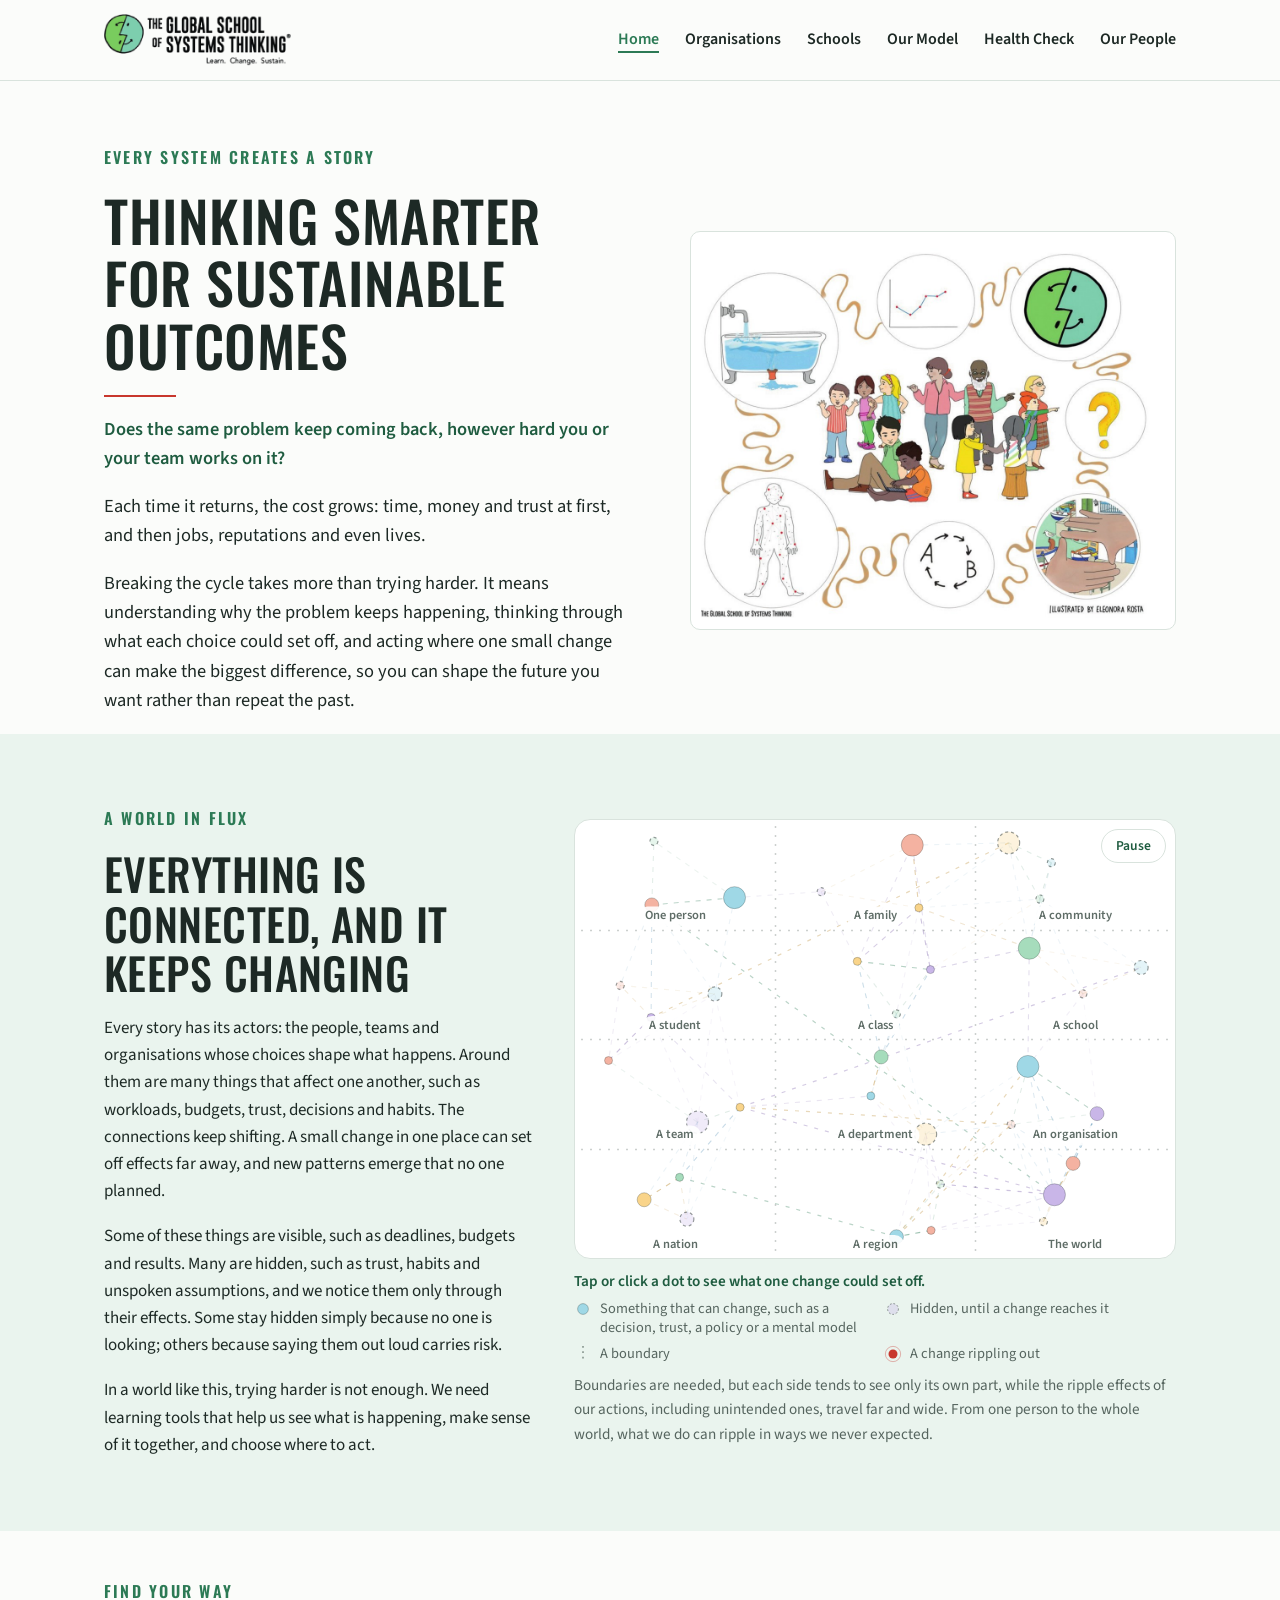
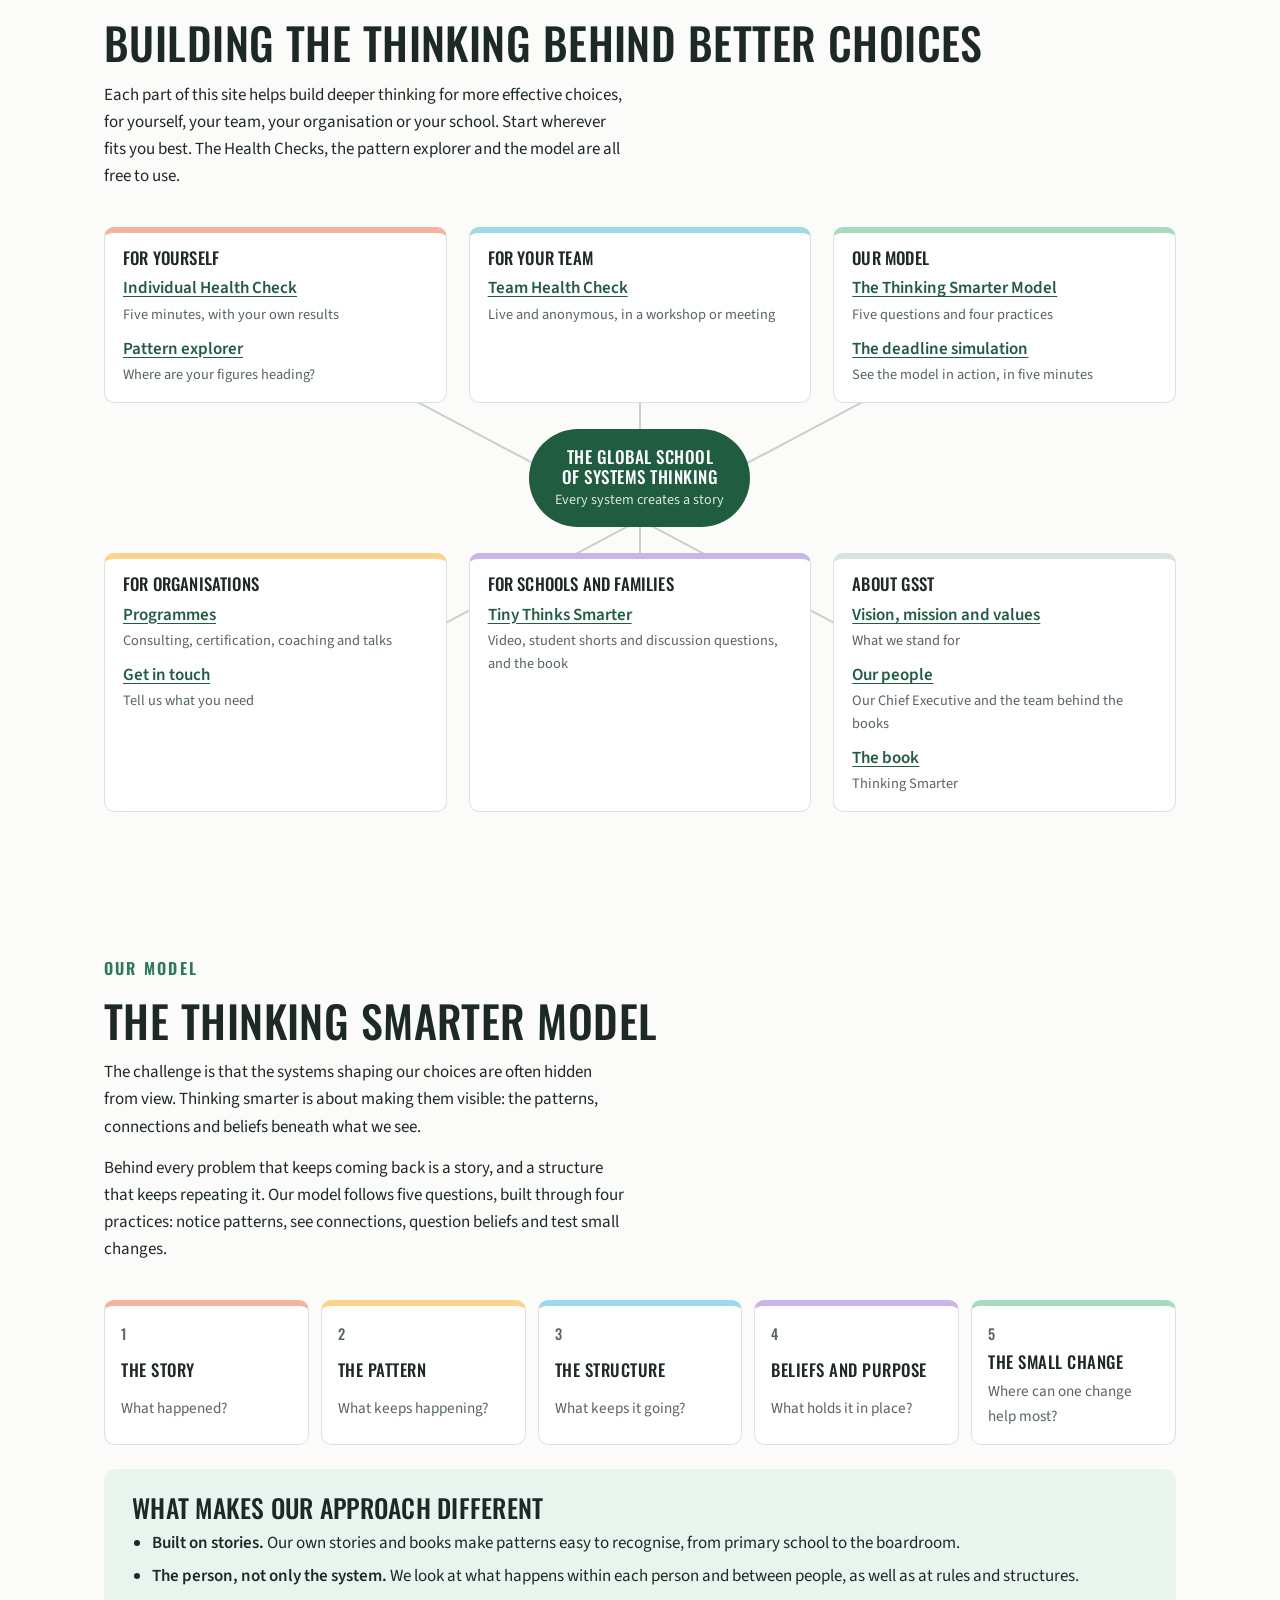
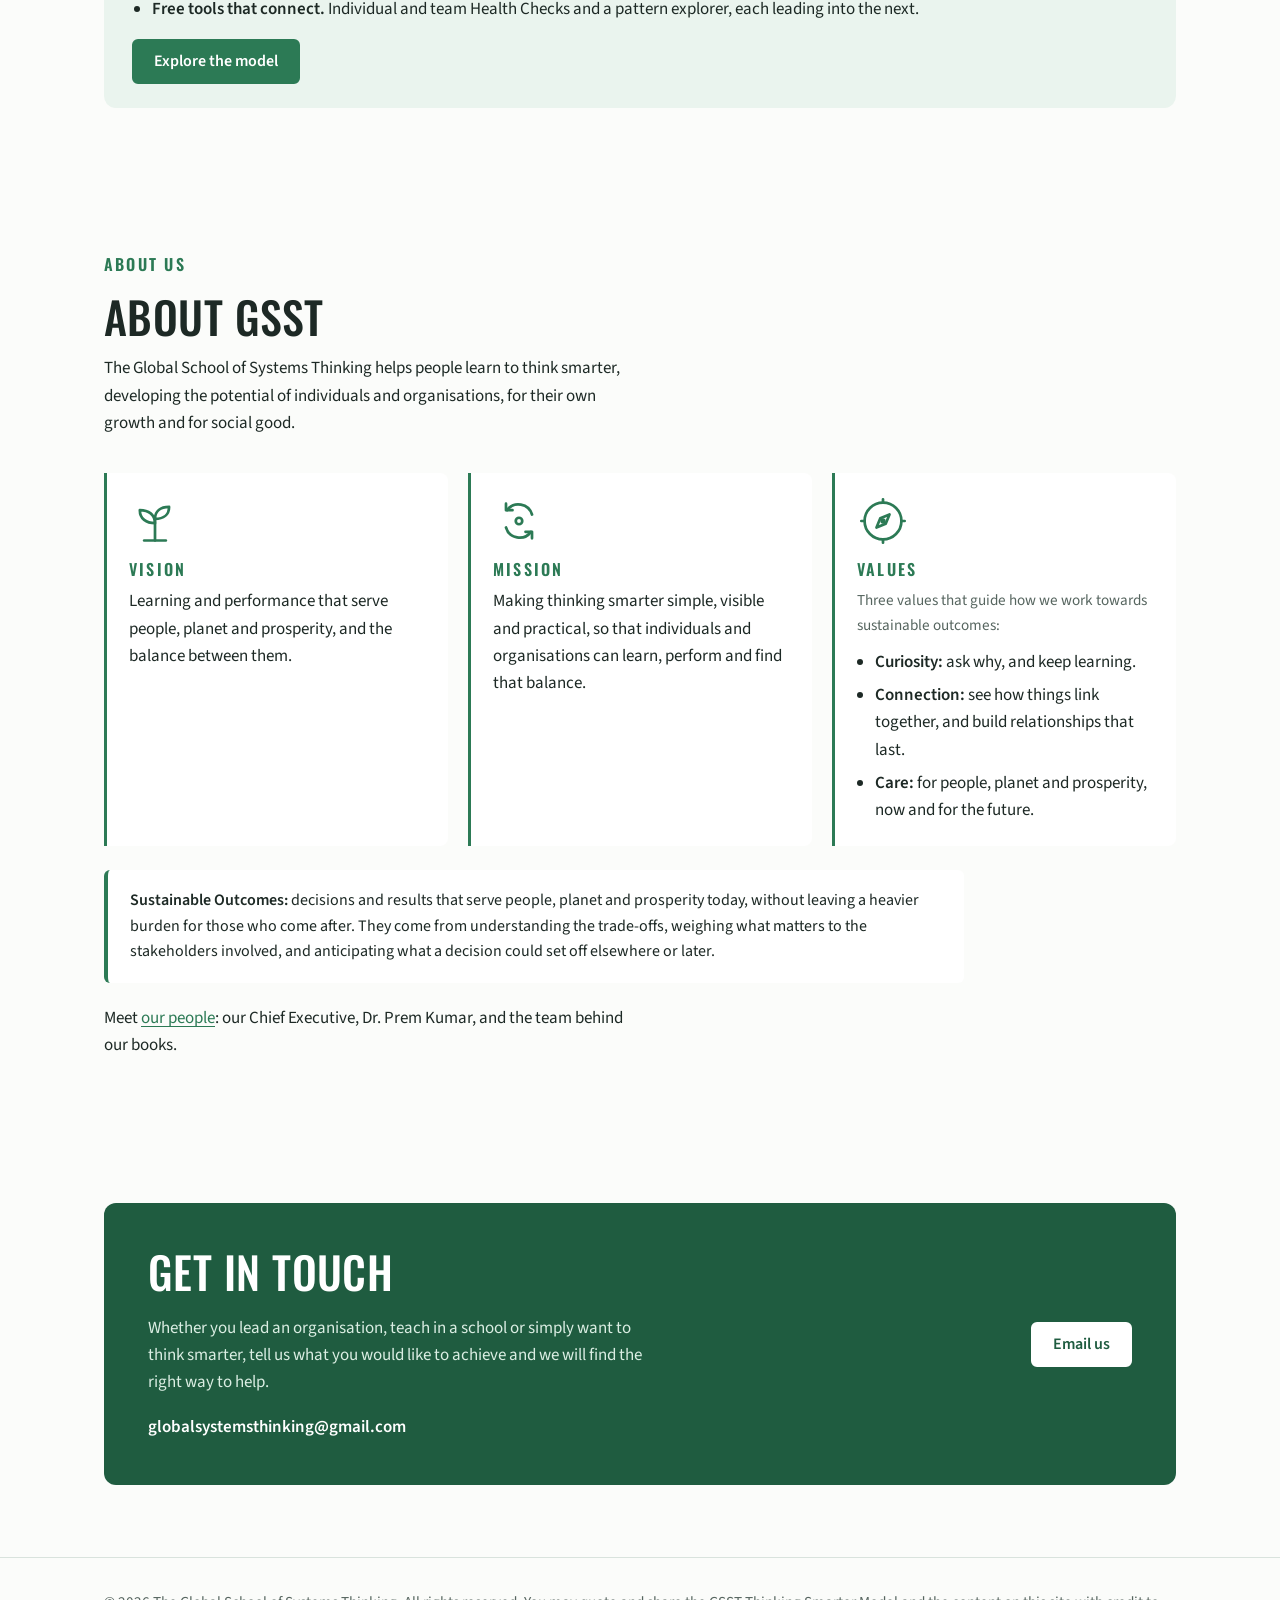
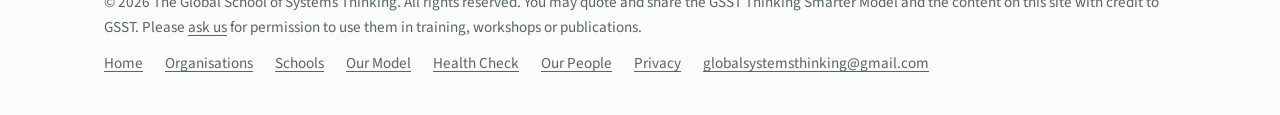
<file: index.html>
<!DOCTYPE html>
<html lang="en-SG">
<head>
<meta charset="utf-8">
<meta name="viewport" content="width=device-width, initial-scale=1">
<title>The Global School of Systems Thinking</title>
<meta name="description" content="Thinking Smarter consulting, certified training and coaching for organisations, from The Global School of Systems Thinking in Singapore.">
<link rel="canonical" href="https://globalsystemsthinking.org/">
<meta property="og:type" content="website">
<meta property="og:site_name" content="The Global School of Systems Thinking">
<meta property="og:url" content="https://globalsystemsthinking.org/">
<meta property="og:title" content="The Global School of Systems Thinking">
<meta property="og:description" content="Thinking Smarter consulting, certified training and coaching for organisations, from The Global School of Systems Thinking in Singapore.">
<meta property="og:image" content="https://globalsystemsthinking.org/assets/share/og-home.jpg">
<meta property="og:image:width" content="1200">
<meta property="og:image:height" content="630">
<meta name="twitter:card" content="summary_large_image">
<meta name="twitter:title" content="The Global School of Systems Thinking">
<meta name="twitter:description" content="Thinking Smarter consulting, certified training and coaching for organisations, from The Global School of Systems Thinking in Singapore.">
<meta name="twitter:image" content="https://globalsystemsthinking.org/assets/share/og-home.jpg">
<link rel="icon" type="image/png" href="assets/favicon.png">
<link rel="stylesheet" href="styles.css?v=20261127d">
<script type="application/ld+json">
{"@context":"https://schema.org","@type":"EducationalOrganization","name":"The Global School of Systems Thinking","alternateName":"GSST",
"url":"https://globalsystemsthinking.org/","logo":"https://globalsystemsthinking.org/assets/logo.png","email":"globalsystemsthinking@gmail.com",
"slogan":"Every system creates a story","description":"Systems thinking programmes, tools and resources that help organisations, schools and individuals understand why problems keep coming back and act where one small change can make the biggest difference.",
"address":{"@type":"PostalAddress","addressCountry":"SG"},
"founder":{"@type":"Person","name":"Dr. Prem Kumar"}}
</script>
<script src="complexity.js?v=20261127p" defer></script>
<script src="share.js?v=20261124a" defer></script>
</head>
<body id="top">
<header class="site-header">
  <div class="wrap">
    <a class="brand" href="#top"><img src="assets/logo.png" alt="The Global School of Systems Thinking" width="863" height="240"></a>
    <nav class="nav" aria-label="Main">
      <a href="index.html" aria-current="page">Home</a>
      <a href="organisations.html">Organisations</a>
      <a href="schools.html">Schools</a>
      <a href="model.html">Our Model</a>
      <a href="health-check.html">Health Check</a>
      <a href="people.html">Our People</a>
    </nav>
  </div>
</header>
<main>
<section class="hero">
  <div class="wrap">
    <div class="stack">
      <span class="eyebrow">Every system creates a story</span>
      <h1>Thinking Smarter for Sustainable Outcomes</h1>
      <hr class="rule">
      <p class="lead key">Does the same problem keep coming back, however hard you or your team works on it?</p>
      <p class="lead">Each time it returns, the cost grows: time, money and trust at first, and then jobs, reputations and even lives.</p>
      <p class="lead">Breaking the cycle takes more than trying harder. It means understanding why the problem keeps happening, thinking through what each choice could set off, and acting where one small change can make the biggest difference, so you can shape the future you want rather than repeat the past.</p>
    </div>
    <img class="hero-art" src="assets/hero-art.jpg" alt="Illustration of people of all ages surrounded by systems thinking tools: a bathtub, a trend chart, a feedback loop and a question mark" width="1100" height="892">
  </div>
</section>

<section id="world" class="band flux">
  <div class="wrap flux-grid">
    <div class="stack">
      <span class="eyebrow">A world in flux</span>
      <h2>Everything is connected, and it keeps changing</h2>
      <p>Every story has its actors: the people, teams and organisations whose choices shape what happens. Around them are many things that affect one another, such as workloads, budgets, trust, decisions and habits. The connections keep shifting. A small change in one place can set off effects far away, and new patterns emerge that no one planned.</p>
      <p>Some of these things are visible, such as deadlines, budgets and results. Many are hidden, such as trust, habits and unspoken assumptions, and we notice them only through their effects. Some stay hidden simply because no one is looking; others because saying them out loud carries risk.</p>
      <p>In a world like this, trying harder is not enough. We need learning tools that help us see what is happening, make sense of it together, and choose where to act.</p>
    </div>
    <figure class="flux-fig">
      <div class="flux-stage">
        <canvas id="flux" role="img" tabindex="0" aria-label="A grid of twelve areas in four rows: one person, a family and a community; a student, a class and a school; a team, a department and an organisation; a nation, a region and the world. Dots, some solid and some faint, drift across the dotted boundaries, linked by dashed lines. Every few seconds a change starts in one area and ripples from dot to dot in that area's own direction, so ripples cross and overlap. A few lasting links run across the columns, and one runs all the way from one person to the world; sometimes a red dot travels its whole length. The links come in four soft colours, suggesting different kinds of flow."></canvas>
        <button type="button" class="flux-pause" id="flux-pause" aria-pressed="false">Pause</button>
      </div>
      <p class="flux-hint" id="flux-hint">Tap or click a dot to see what one change could set off.</p>
      <ul class="flux-key" aria-label="Key">
        <li><svg viewBox="0 0 20 20" aria-hidden="true"><circle cx="10" cy="10" r="6" fill="#9fd8e6" stroke="rgba(29,41,37,.3)"/></svg>Something that can change, such as a decision, trust, a policy or a mental model</li>
        <li><svg viewBox="0 0 20 20" aria-hidden="true"><circle cx="10" cy="10" r="6" fill="rgba(201,182,232,.35)" stroke="rgba(29,41,37,.5)" stroke-dasharray="2 2"/></svg>Hidden, until a change reaches it</li>
        <li><svg viewBox="0 0 20 20" aria-hidden="true"><line x1="10" y1="1" x2="10" y2="19" stroke="rgba(86,101,95,.6)" stroke-width="2" stroke-dasharray="2 4"/></svg>A boundary</li>
        <li><svg viewBox="0 0 20 20" aria-hidden="true"><circle cx="10" cy="10" r="5" fill="#c8372d"/><circle cx="10" cy="10" r="8.5" fill="none" stroke="rgba(200,55,45,.4)"/></svg>A change rippling out</li>
      </ul>
      <figcaption>Boundaries are needed, but each side tends to see only its own part, while the ripple effects of our actions, including unintended ones, travel far and wide. From one person to the whole world, what we do can ripple in ways we never expected.</figcaption>
    </figure>
  </div>
</section>

<section id="paths" style="padding-top:48px">
  <div class="wrap">
    <div class="section-head">
      <span class="eyebrow">Find your way</span>
      <h2>Building the thinking behind better choices</h2>
      <p>Each part of this site helps build deeper thinking for more effective choices, for yourself, your team, your organisation or your school. Start wherever fits you best. The Health Checks, the pattern explorer and the model are all free to use.</p>
    </div>
    <div class="sitemap">
      <svg class="mm-lines" viewBox="0 0 100 100" preserveAspectRatio="none" aria-hidden="true"><line x1="50" y1="50" x2="17" y2="18"/><line x1="50" y1="50" x2="50" y2="18"/><line x1="50" y1="50" x2="83" y2="18"/><line x1="50" y1="50" x2="17" y2="82"/><line x1="50" y1="50" x2="50" y2="82"/><line x1="50" y1="50" x2="83" y2="82"/></svg>
      <div class="mm-b b1" style="--c:#f4b2a1"><h3>For yourself</h3><ul><li><a href="health-check.html">Individual Health Check</a><span class="d">Five minutes, with your own results</span></li><li><a href="pattern.html">Pattern explorer</a><span class="d">Where are your figures heading?</span></li></ul></div><div class="mm-b b2" style="--c:#9fd8e6"><h3>For your team</h3><ul><li><a href="session.html">Team Health Check</a><span class="d">Live and anonymous, in a workshop or meeting</span></li></ul></div><div class="mm-b b3" style="--c:#a6dcbc"><h3>Our model</h3><ul><li><a href="model.html">The Thinking Smarter Model</a><span class="d">Five questions and four practices</span></li><li><a href="simulation.html">The deadline simulation</a><span class="d">See the model in action, in five minutes</span></li></ul></div>
      <div class="mm-c"><span>The Global School<br>of Systems Thinking</span><small>Every system creates a story</small></div>
      <div class="mm-b b4" style="--c:#f9d48a"><h3>For organisations</h3><ul><li><a href="organisations.html#services">Programmes</a><span class="d">Consulting, certification, coaching and talks</span></li><li><a href="organisations.html#contact">Get in touch</a><span class="d">Tell us what you need</span></li></ul></div><div class="mm-b b5" style="--c:#c9b6e8"><h3>For schools and families</h3><ul><li><a href="schools.html">Tiny Thinks Smarter</a><span class="d">Video, student shorts and discussion questions, and the book</span></li></ul></div><div class="mm-b b6" style="--c:#d9e3dd"><h3>About GSST</h3><ul><li><a href="#about">Vision, mission and values</a><span class="d">What we stand for</span></li><li><a href="people.html">Our people</a><span class="d">Our Chief Executive and the team behind the books</span></li><li><a href="organisations.html#publications">The book</a><span class="d">Thinking Smarter</span></li></ul></div>
    </div>
  </div>
</section>

<section id="model-intro">
  <div class="wrap">
    <div class="section-head">
      <span class="eyebrow">Our model</span>
      <h2>The Thinking Smarter Model</h2>
      <p>The challenge is that the systems shaping our choices are often hidden from view. Thinking smarter is about making them visible: the patterns, connections and beliefs beneath what we see.</p>
      <p>Behind every problem that keeps coming back is a story, and a structure that keeps repeating it. Our model follows five questions, built through four practices: notice patterns, see connections, question beliefs and test small changes.</p>
    </div>
    <ol class="ministeps"><li style="--c:#f4b2a1"><span class="ms-n">1</span><strong>The story</strong><span>What happened?</span></li><li style="--c:#f9d48a"><span class="ms-n">2</span><strong>The pattern</strong><span>What keeps happening?</span></li><li style="--c:#9fd8e6"><span class="ms-n">3</span><strong>The structure</strong><span>What keeps it going?</span></li><li style="--c:#c9b6e8"><span class="ms-n">4</span><strong>Beliefs and purpose</strong><span>What holds it in place?</span></li><li style="--c:#a6dcbc"><span class="ms-n">5</span><strong>The small change</strong><span>Where can one change help most?</span></li></ol>
    <div class="diff">
      <h3>What makes our approach different</h3>
      <ul>
        <li><strong>Built on stories.</strong> Our own stories and books make patterns easy to recognise, from primary school to the boardroom.</li>
        <li><strong>The person, not only the system.</strong> We look at what happens within each person and between people, as well as at rules and structures.</li>
        <li><strong>Free tools that connect.</strong> Individual and team Health Checks and a pattern explorer, each leading into the next.</li>
      </ul>
      <div class="actions"><a class="btn btn-primary" href="model.html">Explore the model</a></div>
    </div>
  </div>
</section>

<section id="about">
  <div class="wrap">
    <div class="section-head">
      <span class="eyebrow">About us</span>
      <h2>About GSST</h2>
      <p>The Global School of Systems Thinking helps people learn to think smarter, developing the potential of individuals and organisations, for their own growth and for social good.</p>
    </div>
    <div class="pillars">
      <div class="pillar"><svg class="pillar-icon" viewBox="0 0 48 48" width="44" height="44" aria-hidden="true" fill="none" stroke="currentColor" stroke-width="2.5" stroke-linecap="round" stroke-linejoin="round"><path d="M24 42V22"/><path d="M24 26c0-8-6-12-14-12 0 8 6 12 14 12z"/><path d="M24 22c0-7 5-11 13-11 0 7-5 11-13 11z"/><path d="M14 42h20"/></svg><div class="eyebrow">Vision</div><p>Learning and performance that serve people, planet and prosperity, and the balance between them.</p></div>
      <div class="pillar"><svg class="pillar-icon" viewBox="0 0 48 48" width="44" height="44" aria-hidden="true" fill="none" stroke="currentColor" stroke-width="2.5" stroke-linecap="round" stroke-linejoin="round"><path d="M36 18a13 13 0 0 0-23-4"/><path d="M12 8v6h6"/><path d="M12 30a13 13 0 0 0 23 4"/><path d="M36 40v-6h-6"/><circle cx="24" cy="24" r="3"/></svg><div class="eyebrow">Mission</div><p>Making thinking smarter simple, visible and practical, so that individuals and organisations can learn, perform and find that balance.</p></div>
      <div class="pillar"><svg class="pillar-icon" viewBox="0 0 48 48" width="44" height="44" aria-hidden="true" fill="none" stroke="currentColor" stroke-width="2.5" stroke-linecap="round" stroke-linejoin="round"><circle cx="24" cy="24" r="17"/><path d="M30 18l-3.5 8.5L18 30l3.5-8.5z"/><circle cx="24" cy="24" r="1.2" fill="currentColor"/><path d="M24 4v3M24 41v3M4 24h3M41 24h3"/></svg><div class="eyebrow">Values</div><p class="equation-key">Three values that guide how we work towards sustainable outcomes:</p><ul class="values"><li><strong>Curiosity:</strong> ask why, and keep learning.</li><li><strong>Connection:</strong> see how things link together, and build relationships that last.</li><li><strong>Care:</strong> for people, planet and prosperity, now and for the future.</li></ul></div>
    </div>
    <p class="so-def"><strong>Sustainable Outcomes:</strong> decisions and results that serve people, planet and prosperity today, without leaving a heavier burden for those who come after. They come from understanding the trade-offs, weighing what matters to the stakeholders involved, and anticipating what a decision could set off elsewhere or later.</p>
    <p style="margin-top:22px">Meet <a href="people.html">our people</a>: our Chief Executive, Dr. Prem Kumar, and the team behind our books.</p>
  </div>
</section>

<section id="contact">
  <div class="wrap">
    <div class="cta">
      <div class="stack">
        <h2>Get in touch</h2>
        <p>Whether you lead an organisation, teach in a school or simply want to think smarter, tell us what you would like to achieve and we will find the right way to help.</p>
        <p class="address">globalsystemsthinking@gmail.com</p>
      </div>
      <div class="actions"><a class="btn btn-primary" href="mailto:globalsystemsthinking@gmail.com">Email us</a></div>
    </div>
  </div>
</section>
</main>
<footer class="site-footer">
  <div class="wrap">
    <span>&copy; 2026 The Global School of Systems Thinking. All rights reserved. You may quote and share the GSST Thinking Smarter Model and the content on this site with credit to GSST. Please <a href="mailto:globalsystemsthinking@gmail.com">ask us</a> for permission to use them in training, workshops or publications.</span>
    <nav aria-label="Footer">
      <a href="index.html">Home</a>
      <a href="organisations.html">Organisations</a>
      <a href="schools.html">Schools</a>
      <a href="model.html">Our Model</a>
      <a href="health-check.html">Health Check</a>
      <a href="people.html">Our People</a>
      <a href="privacy.html">Privacy</a>
      <a href="mailto:globalsystemsthinking@gmail.com">globalsystemsthinking@gmail.com</a>
    </nav>
  </div>
</footer>
</body>
</html>
</file>
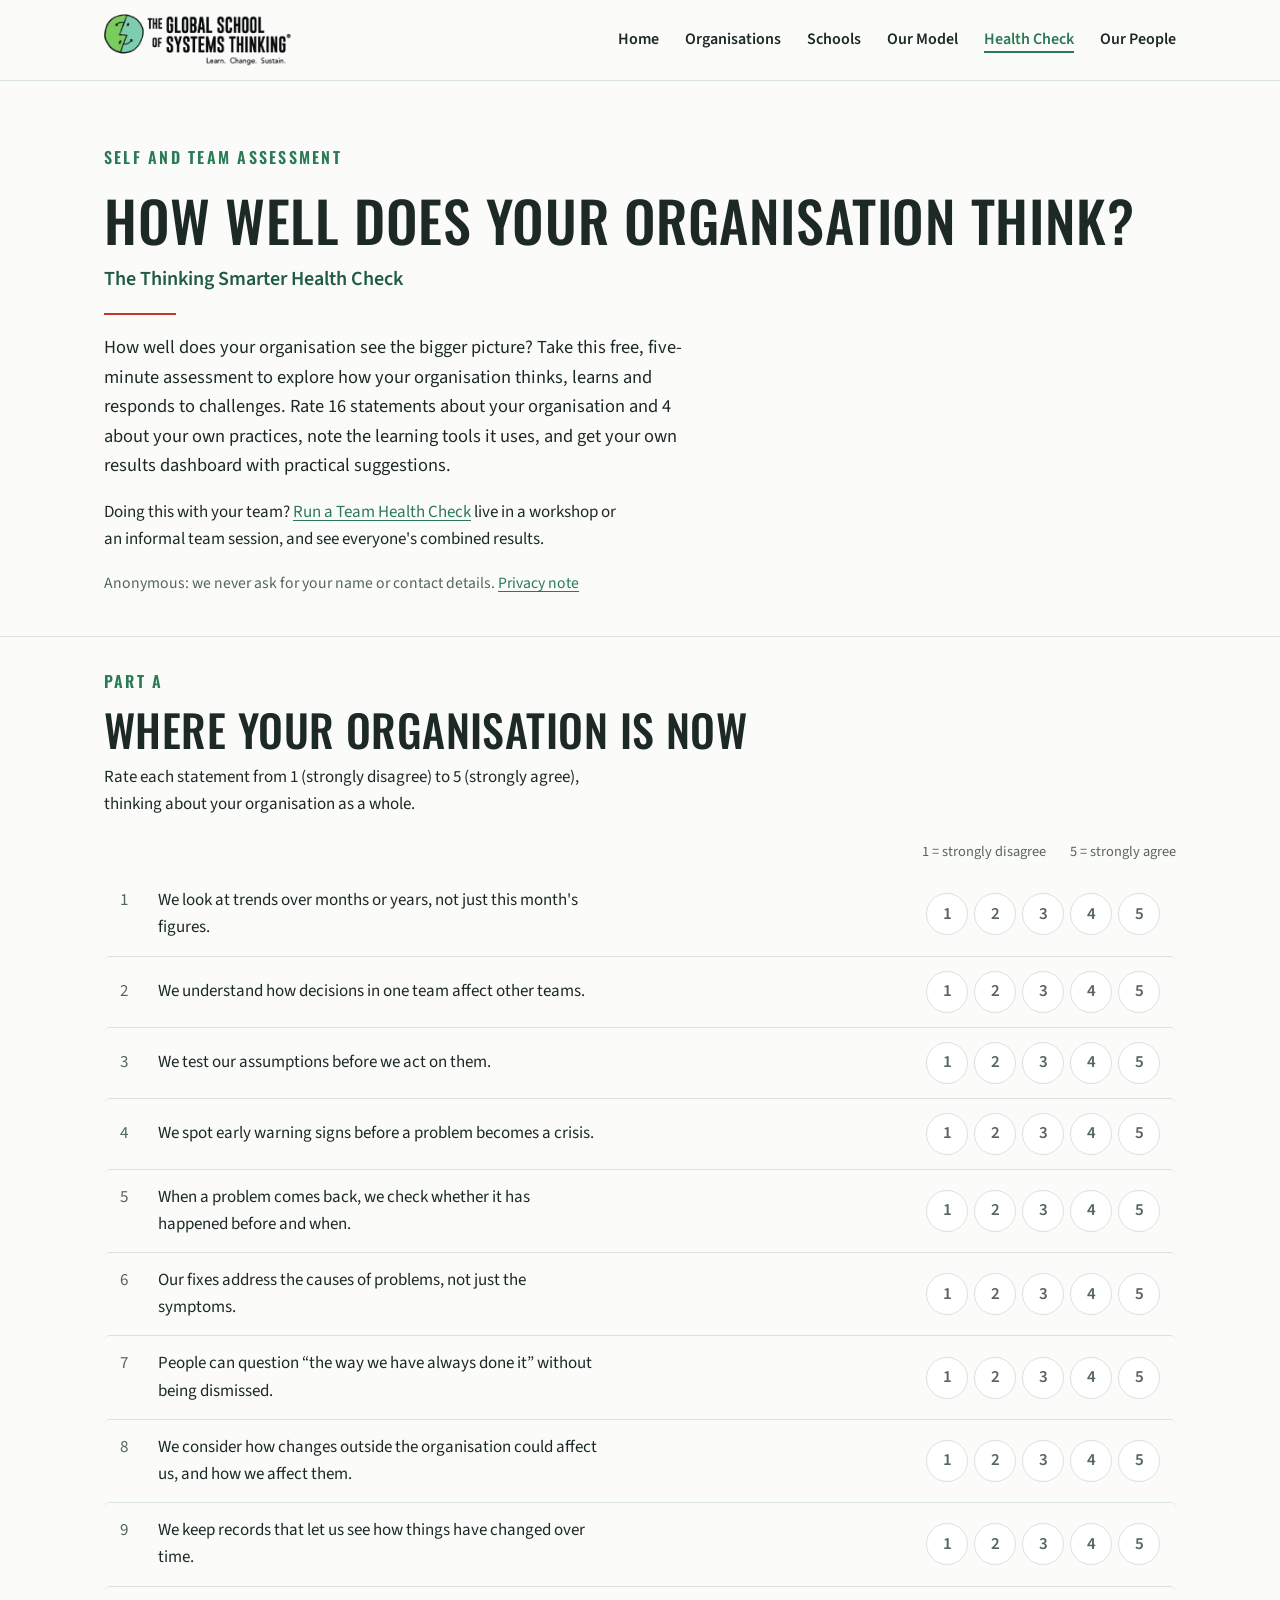
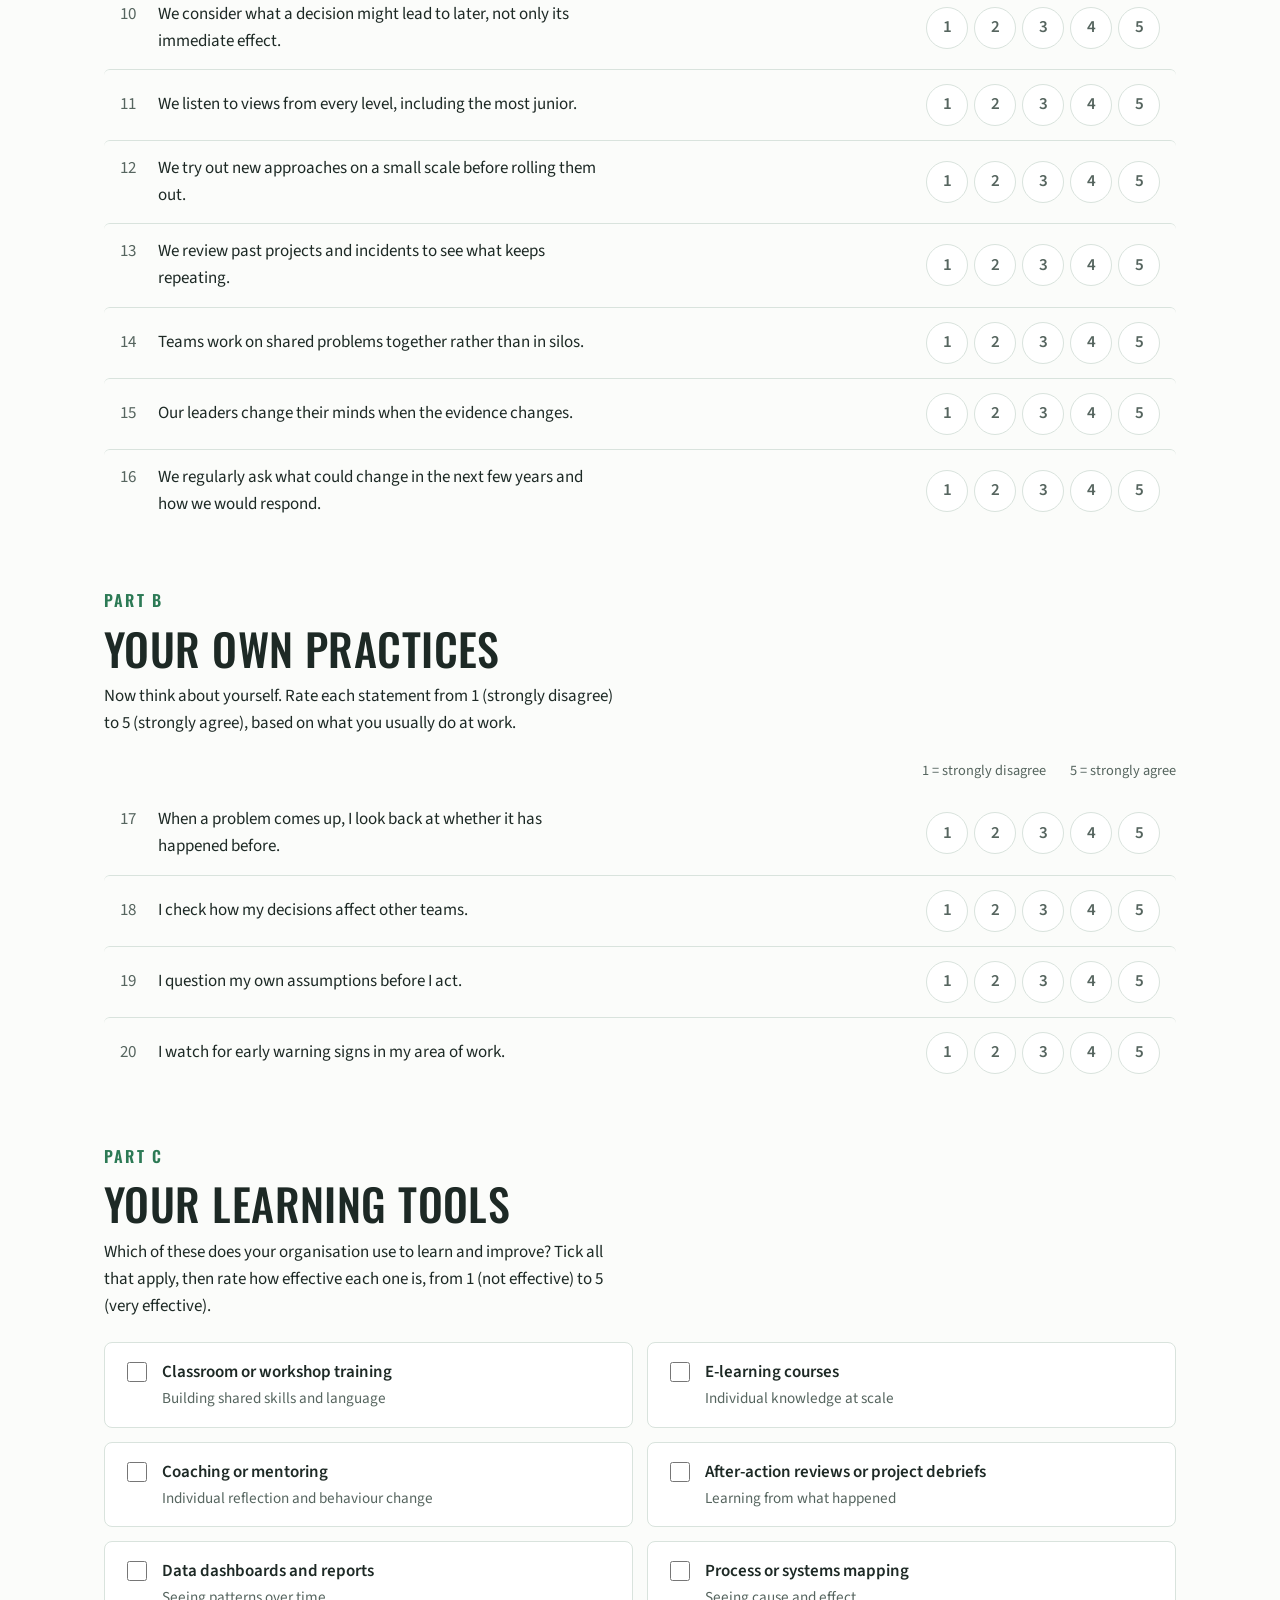
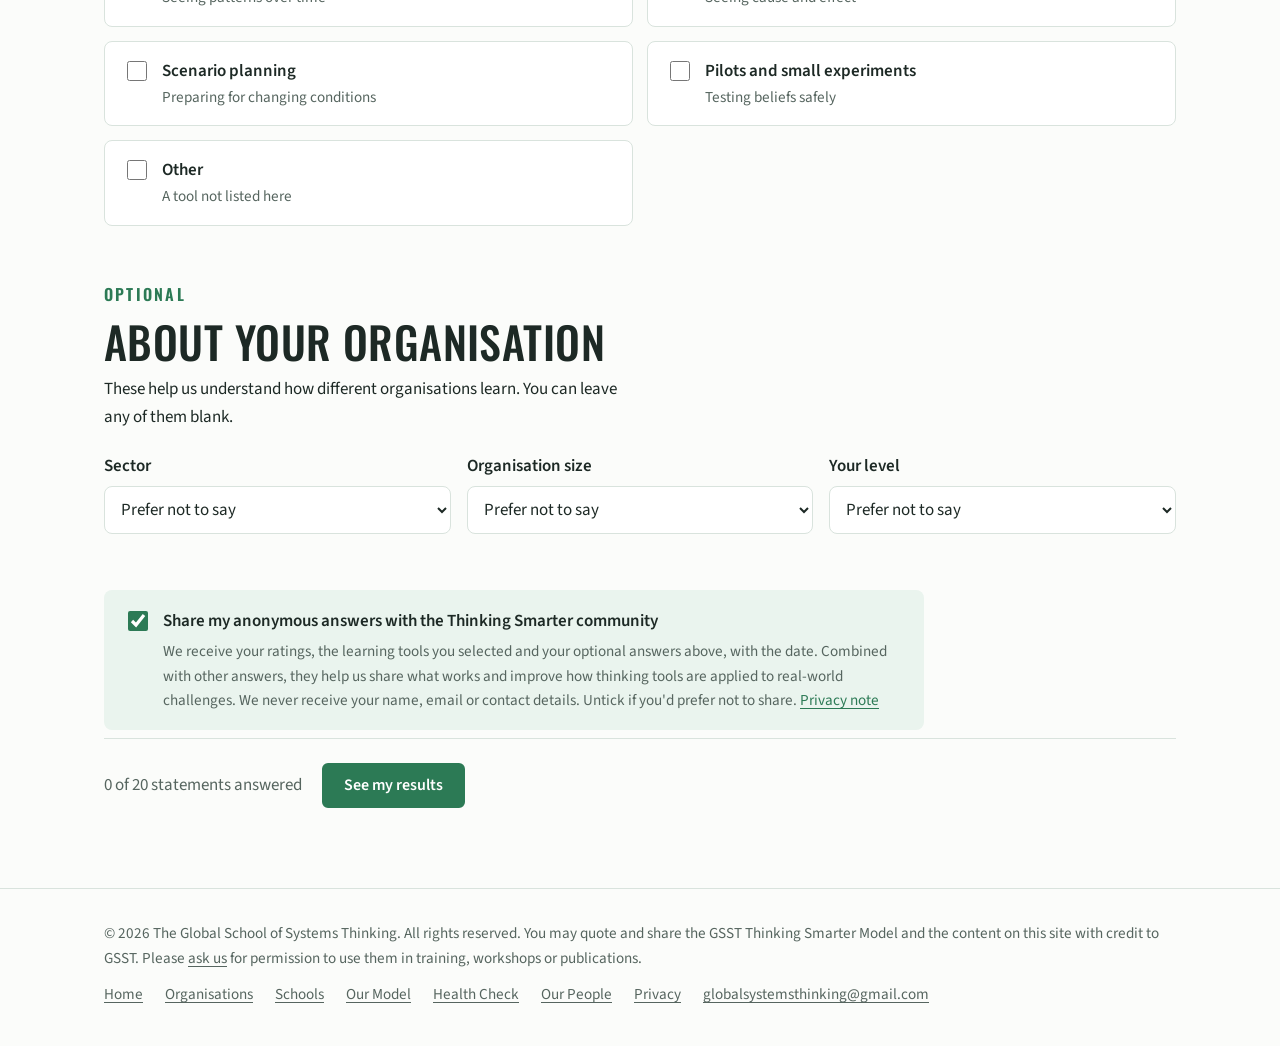
<file: health-check.html>
<!DOCTYPE html>
<html lang="en-SG">
<head>
<meta charset="utf-8">
<meta name="viewport" content="width=device-width, initial-scale=1">
<title>Thinking Smarter Health Check | GSST</title>
<meta name="description" content="A free 5-minute self-assessment of how well your organisation sees patterns, causes, beliefs and changing conditions, with a personal results dashboard.">
<link rel="canonical" href="https://globalsystemsthinking.org/health-check.html">
<meta property="og:type" content="website">
<meta property="og:site_name" content="The Global School of Systems Thinking">
<meta property="og:url" content="https://globalsystemsthinking.org/health-check.html">
<meta property="og:title" content="Thinking Smarter Health Check | GSST">
<meta property="og:description" content="A free 5-minute self-assessment of how well your organisation sees patterns, causes, beliefs and changing conditions, with a personal results dashboard.">
<meta property="og:image" content="https://globalsystemsthinking.org/assets/share/og-health.jpg">
<meta property="og:image:width" content="1200">
<meta property="og:image:height" content="630">
<meta name="twitter:card" content="summary_large_image">
<meta name="twitter:title" content="Thinking Smarter Health Check | GSST">
<meta name="twitter:description" content="A free 5-minute self-assessment of how well your organisation sees patterns, causes, beliefs and changing conditions, with a personal results dashboard.">
<meta name="twitter:image" content="https://globalsystemsthinking.org/assets/share/og-health.jpg">
<link rel="icon" type="image/png" href="assets/favicon.png">
<link rel="stylesheet" href="styles.css?v=20261127d">
<script src="health-check.js?v=20261125a" defer></script>
<script src="share.js?v=20261124a" defer></script>
</head>
<body id="top">
<header class="site-header">
  <div class="wrap">
    <a class="brand" href="index.html"><img src="assets/logo.png" alt="The Global School of Systems Thinking" width="863" height="240"></a>
    <nav class="nav" aria-label="Main">
      <a href="index.html">Home</a>
      <a href="organisations.html">Organisations</a>
      <a href="schools.html">Schools</a>
      <a href="model.html">Our Model</a>
      <a href="health-check.html" aria-current="page">Health Check</a>
      <a href="people.html">Our People</a>
    </nav>
  </div>
</header>
<main>
<section class="page-intro no-print">
  <div class="wrap stack">
    <span class="eyebrow">Self and team assessment</span>
    <h1>How well does your organisation think?</h1>
    <p class="hc-subtitle">The Thinking Smarter Health Check</p>
    <hr class="rule">
    <p class="lead">How well does your organisation see the bigger picture? Take this free, five-minute assessment to explore how your organisation thinks, learns and responds to challenges. Rate 16 statements about your organisation and 4 about your own practices, note the learning tools it uses, and get your own results dashboard with practical suggestions.</p>
    <p>Doing this with your team? <a href="session.html">Run a Team Health Check</a> live in a workshop or an informal team session, and see everyone's combined results.</p>
    <p class="privacy">Anonymous: we never ask for your name or contact details. <a href="privacy.html">Privacy note</a></p>
  </div>
</section>

<section class="hc-form no-print" id="hc-form-section">
  <div class="wrap">
    <form id="hc-form" novalidate>
      <div class="hc-part">
        <div class="hc-part-head">
          <span class="eyebrow">Part A</span>
          <h2>Where your organisation is now</h2>
          <p>Rate each statement from 1 (strongly disagree) to 5 (strongly agree), thinking about your organisation as a whole.</p>
        </div>
        <div id="hc-statements"></div>
      </div>

      <div class="hc-part">
        <div class="hc-part-head">
          <span class="eyebrow">Part B</span>
          <h2>Your own practices</h2>
          <p>Now think about yourself. Rate each statement from 1 (strongly disagree) to 5 (strongly agree), based on what you usually do at work.</p>
        </div>
        <div id="hc-self"></div>
      </div>

      <div class="hc-part">
        <div class="hc-part-head">
          <span class="eyebrow">Part C</span>
          <h2>Your learning tools</h2>
          <p>Which of these does your organisation use to learn and improve? Tick all that apply, then rate how effective each one is, from 1 (not effective) to 5 (very effective).</p>
        </div>
        <div id="hc-tools" class="hc-tools"></div>
      </div>

      <div class="hc-part">
        <div class="hc-part-head">
          <span class="eyebrow">Optional</span>
          <h2>About your organisation</h2>
          <p>These help us understand how different organisations learn. You can leave any of them blank.</p>
        </div>
        <div class="hc-profile">
          <div class="field"><label for="hc-sector">Sector</label>
            <select id="hc-sector"><option value="">Prefer not to say</option><option>Government or public sector</option><option>Education</option><option>Business or private sector</option><option>Non-profit or social sector</option><option>Other</option></select></div>
          <div class="field"><label for="hc-size">Organisation size</label>
            <select id="hc-size"><option value="">Prefer not to say</option><option>Under 50 people</option><option>50 to 249 people</option><option>250 to 999 people</option><option>1,000 people or more</option></select></div>
          <div class="field"><label for="hc-level">Your level</label>
            <select id="hc-level"><option value="">Prefer not to say</option><option>Staff</option><option>Manager</option><option>Senior leader</option></select></div>
        </div>
      </div>

      <div class="hc-share">
        <input type="checkbox" id="hc-share" checked>
        <label for="hc-share"><strong>Share my anonymous answers with the Thinking Smarter community</strong>
          <span>We receive your ratings, the learning tools you selected and your optional answers above, with the date. Combined with other answers, they help us share what works and improve how thinking tools are applied to real-world challenges. We never receive your name, email or contact details. Untick if you'd prefer not to share. <a href="privacy.html">Privacy note</a></span></label>
      </div>

      <div class="hc-submit">
        <p id="hc-progress" class="hc-progress" aria-live="polite">0 of 20 statements answered</p>
        <button type="submit" class="btn btn-primary" id="hc-see">See my results</button>
      </div>
    </form>
  </div>
</section>

<section class="hc-results" id="hc-results" hidden>
  <div class="wrap">
    <div class="hc-dash" id="hc-dash"></div>
    <div class="invite" style="margin-top:28px"><div class="stack"><span class="eyebrow">Next: track it over time</span><h2>Where are your figures heading?</h2><p>A Health Check is a snapshot. To see a pattern, use the pattern explorer with figures you already track, or repeat the Team Health Check every few months, and see where things could be heading if nothing changes.</p></div><div class="actions"><a class="btn btn-primary" href="pattern.html">Open the pattern explorer</a></div></div>
    <div class="share" data-text="Try the five-minute Thinking Smarter Health Check: how well does your organisation see the bigger picture?"><div class="share-q">Know a team that keeps facing the same problem?<small>Send them the Health Check. Only the link is shared, never your answers.</small></div><div class="share-btns"><button type="button" class="share-native" hidden>Share</button><a data-net="linkedin" target="_blank" rel="noopener">LinkedIn</a><a data-net="whatsapp" target="_blank" rel="noopener">WhatsApp</a><a data-net="email">Email</a><button type="button" class="share-copy">Copy link</button></div></div>
  </div>
</section>

</main>
<footer class="site-footer">
  <div class="wrap">
    <span>&copy; 2026 The Global School of Systems Thinking. All rights reserved. You may quote and share the GSST Thinking Smarter Model and the content on this site with credit to GSST. Please <a href="mailto:globalsystemsthinking@gmail.com">ask us</a> for permission to use them in training, workshops or publications.</span>
    <nav aria-label="Footer">
      <a href="index.html">Home</a>
      <a href="organisations.html">Organisations</a>
      <a href="schools.html">Schools</a>
      <a href="model.html">Our Model</a>
      <a href="health-check.html">Health Check</a>
      <a href="people.html">Our People</a>
      <a href="privacy.html">Privacy</a>
      <a href="mailto:globalsystemsthinking@gmail.com">globalsystemsthinking@gmail.com</a>
    </nav>
  </div>
</footer>
</body>
</html>
</file>
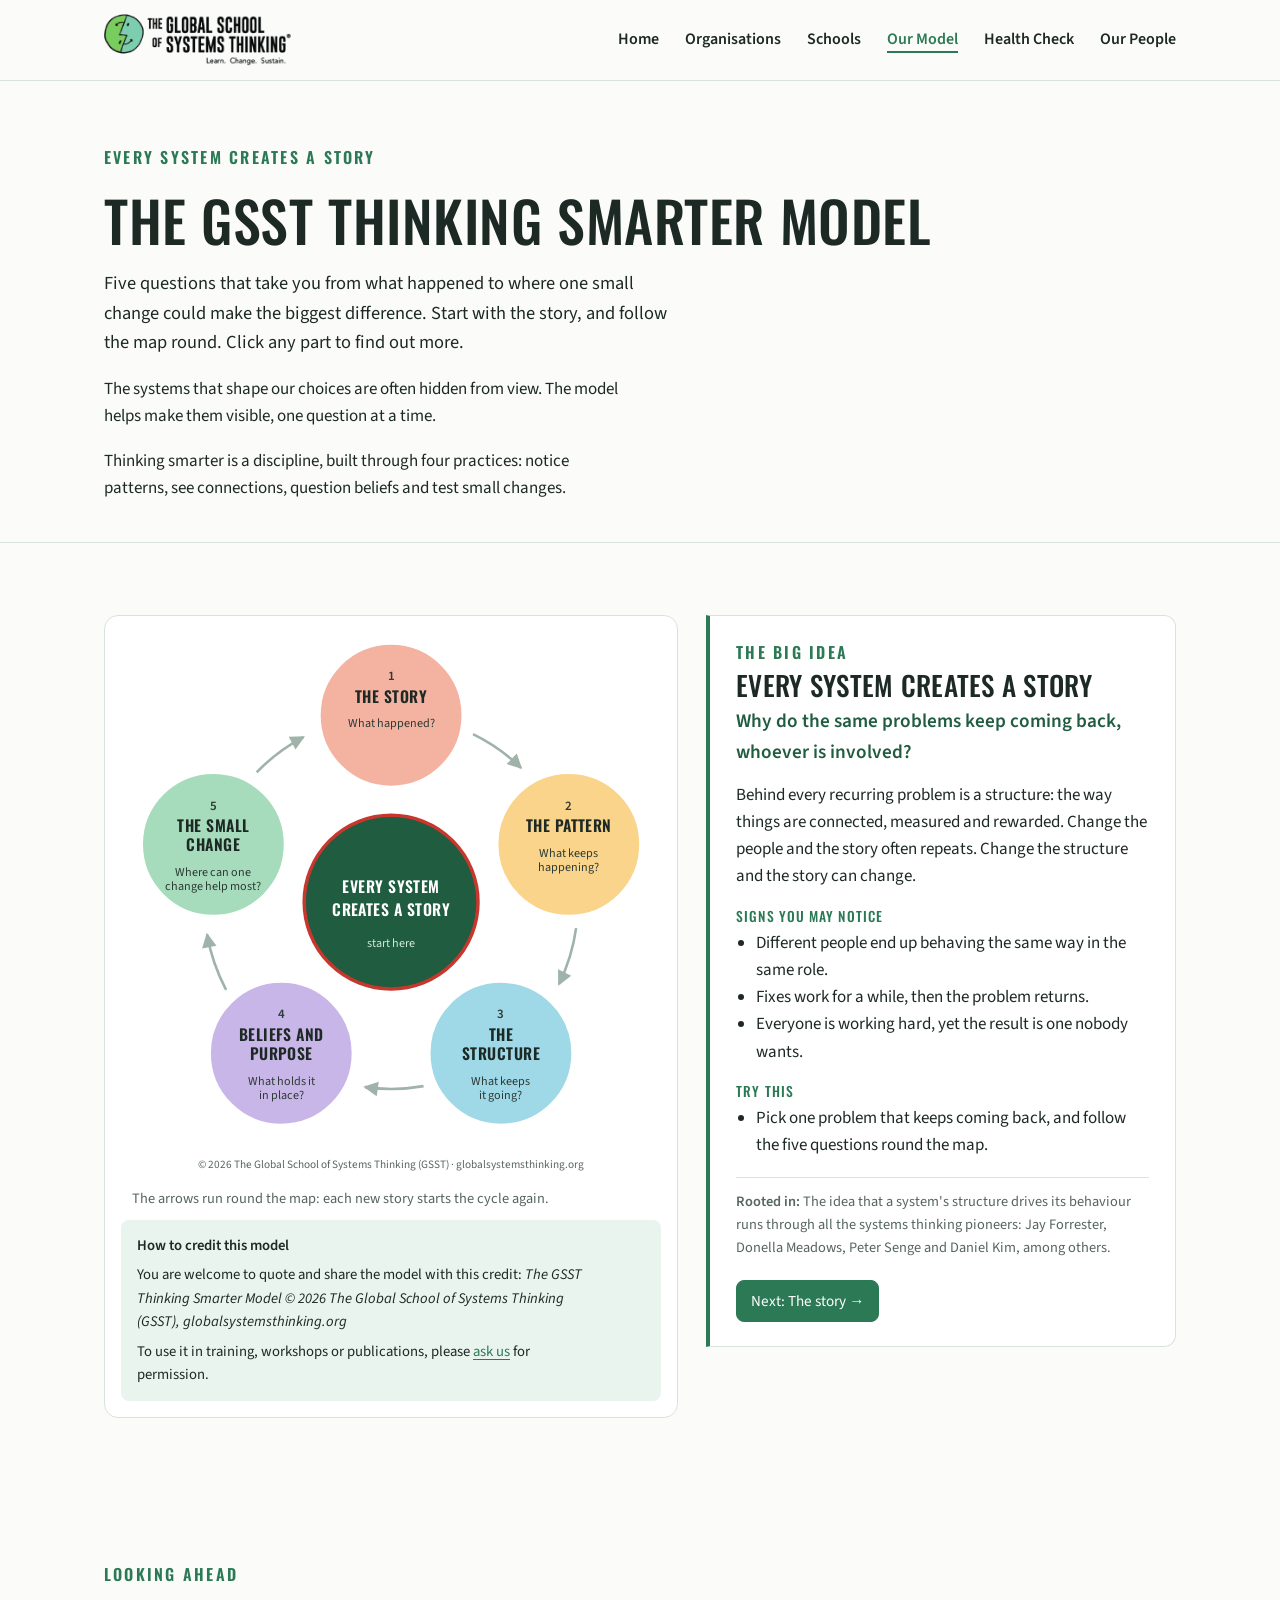
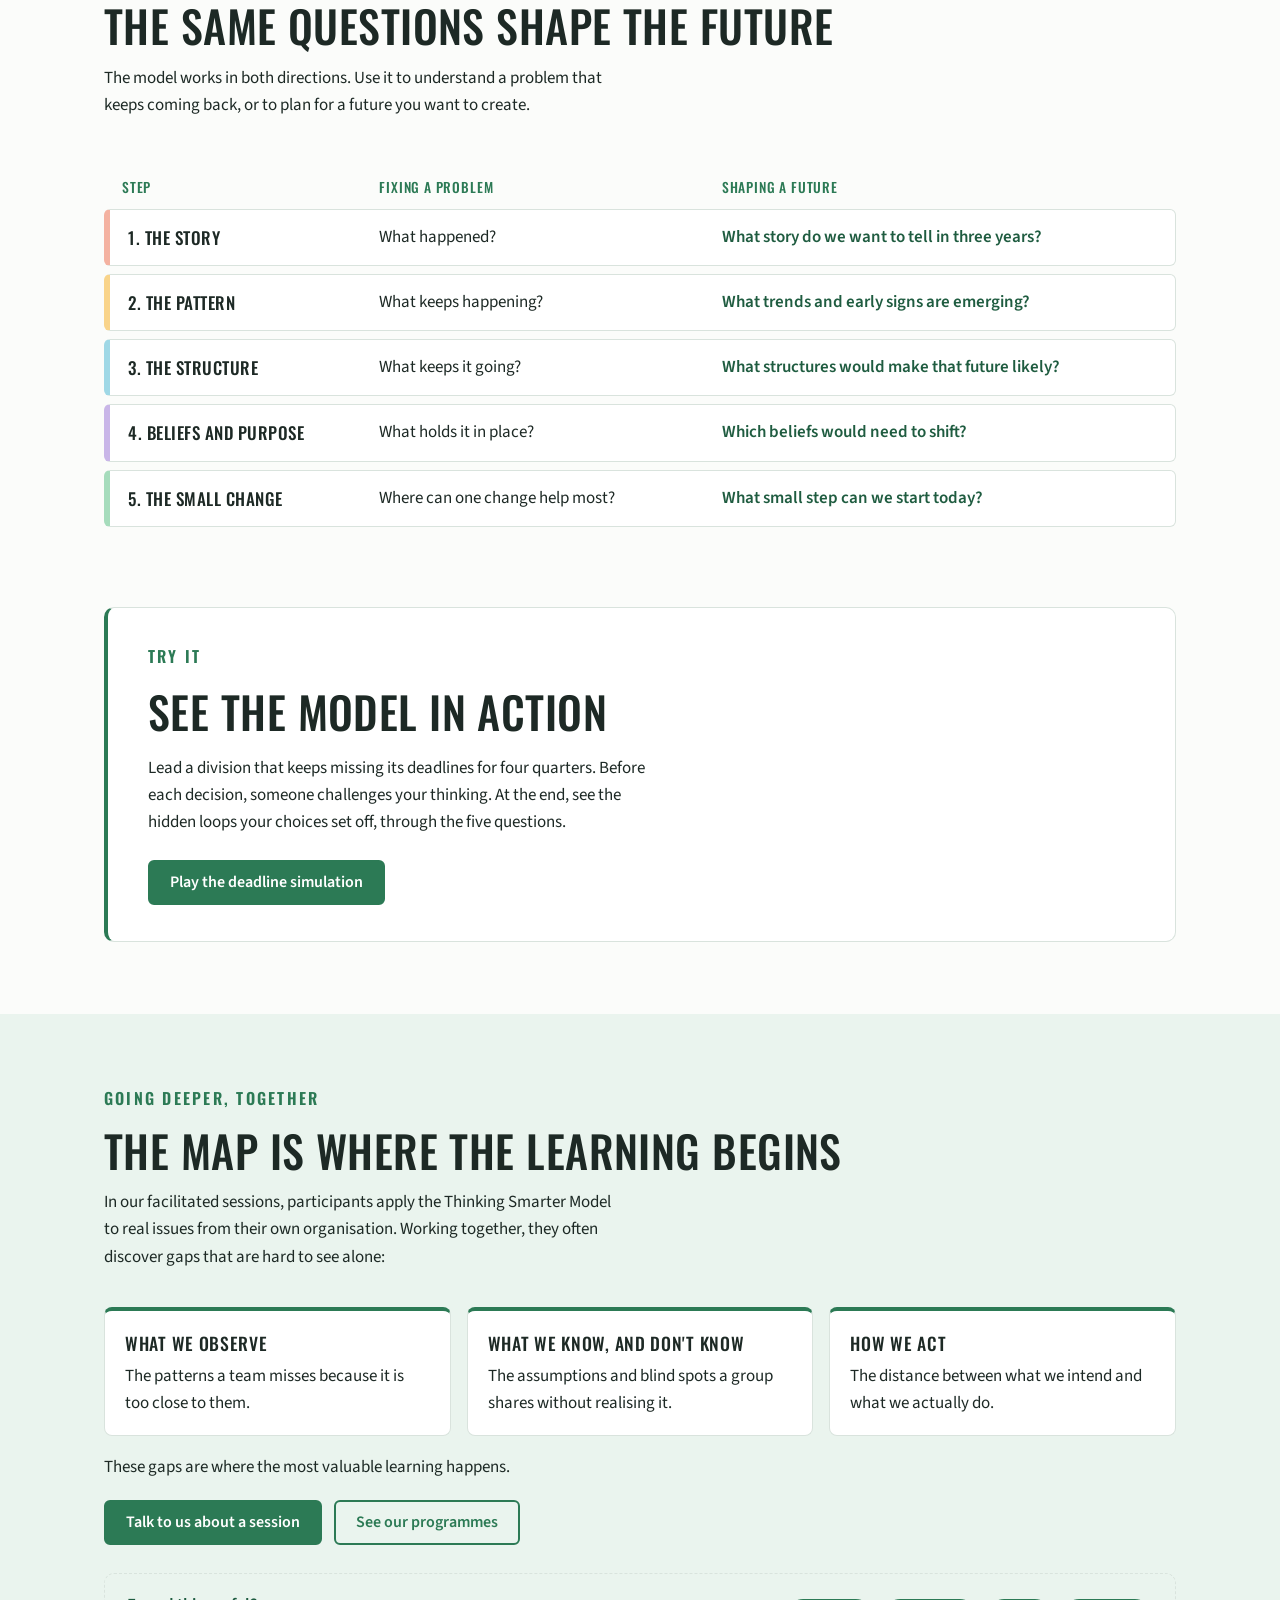
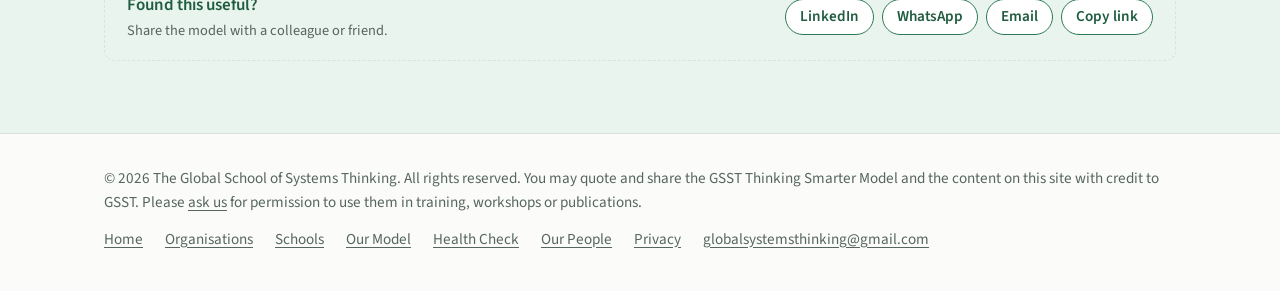
<file: model.html>
<!DOCTYPE html>
<html lang="en-SG">
<head>
<meta charset="utf-8">
<meta name="viewport" content="width=device-width, initial-scale=1">
<title>The GSST Thinking Smarter Model | GSST</title>
<meta name="description" content="Five questions that take you from what happened to where one small change could make the biggest difference.">
<link rel="canonical" href="https://globalsystemsthinking.org/model.html">
<meta property="og:type" content="website">
<meta property="og:site_name" content="The Global School of Systems Thinking">
<meta property="og:url" content="https://globalsystemsthinking.org/model.html">
<meta property="og:title" content="The GSST Thinking Smarter Model | GSST">
<meta property="og:description" content="Five questions that take you from what happened to where one small change could make the biggest difference.">
<meta property="og:image" content="https://globalsystemsthinking.org/assets/share/og-model.jpg">
<meta property="og:image:width" content="1200">
<meta property="og:image:height" content="630">
<meta name="twitter:card" content="summary_large_image">
<meta name="twitter:title" content="The GSST Thinking Smarter Model | GSST">
<meta name="twitter:description" content="Five questions that take you from what happened to where one small change could make the biggest difference.">
<meta name="twitter:image" content="https://globalsystemsthinking.org/assets/share/og-model.jpg">
<link rel="icon" type="image/png" href="assets/favicon.png">
<link rel="stylesheet" href="styles.css?v=20261127d">
<script src="share.js?v=20261124a" defer></script>
</head>
<body id="top">
<header class="site-header">
  <div class="wrap">
    <a class="brand" href="index.html"><img src="assets/logo.png" alt="The Global School of Systems Thinking" width="863" height="240"></a>
    <nav class="nav" aria-label="Main">
      <a href="index.html">Home</a>
      <a href="organisations.html">Organisations</a>
      <a href="schools.html">Schools</a>
      <a href="model.html" aria-current="page">Our Model</a>
      <a href="health-check.html">Health Check</a>
      <a href="people.html">Our People</a>
    </nav>
  </div>
</header>
<main>
<style>
.mm { display:grid; grid-template-columns:minmax(0,1.1fr) minmax(0,.9fr); gap:28px; align-items:start; }
.mm .map { background:#fff; border:1px solid var(--line); border-radius:14px; padding:8px; }
.mm svg { width:100%; height:auto; display:block; }
.mm .node { cursor:pointer; outline:none; }
.mm .node:hover .shape, .mm .node:focus .shape { stroke-width:4; }
.mm .node.active .shape { stroke:var(--rule); stroke-width:4; }
.mm .node text { pointer-events:none; font-family:var(--body); }
.mm .ntitle { font-family:var(--display) !important; font-size:18px; font-weight:600; letter-spacing:.03em; text-transform:uppercase; }
.mm .nq { font-size:14px; fill:#2d3b36; }
.mm .panel { background:#fff; border:1px solid var(--line); border-left:4px solid var(--green); border-radius:0 12px 12px 0; padding:24px 26px; position:sticky; top:16px; }
.mm .panel h2 { font-size:1.7rem; margin:4px 0; }
.mm .panel .q { font-size:1.2rem; color:var(--green-deep); font-weight:600; margin:6px 0 14px; }
.mm .panel h3 { font-family:var(--display); font-weight:500; text-transform:uppercase; letter-spacing:.08em; font-size:.85rem; color:var(--green); margin:18px 0 6px; }
.mm .panel ul { margin:0; padding-left:20px; }
.mm .panel .roots { margin-top:18px; padding-top:12px; border-top:1px solid var(--line); font-size:.9rem; color:var(--muted); }
.mm .navb { display:flex; gap:10px; margin-top:20px; flex-wrap:wrap; }
.mm .navb button { font:inherit; font-size:.95rem; padding:8px 14px; border-radius:8px; border:1px solid var(--green); background:#fff; color:var(--green-deep); cursor:pointer; }
.mm .navb button.primary { background:var(--green); color:#fff; }
.mm .hint { font-size:.9rem; color:var(--muted); text-align:center; margin:6px 0 4px; }
.mm .credit { margin:10px 8px 8px; padding:14px 16px; background:var(--tint); border-radius:8px; font-size:.92rem; }
.mm .credit p { margin:6px 0 0; }
.ahead-wrap { overflow-x:auto; }
.ahead { width:100%; border-collapse:separate; border-spacing:0 8px; min-width:560px; }
.ahead th, .ahead td { text-align:left; padding:14px 18px; background:#fff; border-top:1px solid var(--line); border-bottom:1px solid var(--line); vertical-align:top; }
.ahead thead th { background:none; border:0; font-family:var(--display); text-transform:uppercase; letter-spacing:.06em; font-size:.85rem; color:var(--green); font-weight:500; padding-bottom:2px; }
.ahead tbody th { font-family:var(--display); text-transform:uppercase; letter-spacing:.03em; font-weight:500; border-radius:6px 0 0 6px; width:24%; }
.ahead tbody td:last-child { border-right:1px solid var(--line); border-radius:0 6px 6px 0; color:var(--green-deep); font-weight:600; }
@media (max-width:640px){
  .ahead{min-width:0}
  .ahead thead{display:none}
  .ahead, .ahead tbody, .ahead tr, .ahead th, .ahead td{display:block;width:auto}
  .ahead tr{margin-bottom:12px}
  .ahead tbody th{border:1px solid var(--line);border-bottom:0;border-radius:6px 6px 0 0;width:auto}
  .ahead td{border-top:0;border-bottom:0;border-right:1px solid var(--line);border-left:1px solid var(--line);padding-top:4px}
  .ahead td:last-child{border-bottom:1px solid var(--line);border-radius:0 0 6px 6px}
  .ahead td::before{content:attr(data-label);display:block;font-size:.75rem;text-transform:uppercase;letter-spacing:.06em;color:var(--green);font-weight:500;margin-bottom:2px}
}
.gaps { list-style:none; padding:0; margin:18px 0; display:grid; grid-template-columns:repeat(3,minmax(0,1fr)); gap:16px; }
.gaps li { background:#fff; border:1px solid var(--line); border-top:4px solid var(--green); border-radius:8px; padding:18px 20px; }
.gaps strong { display:block; font-family:var(--display); text-transform:uppercase; letter-spacing:.04em; font-weight:500; font-size:1.1rem; margin-bottom:6px; }
@media (max-width:860px) { .mm { grid-template-columns:1fr; } .mm .panel { position:static; } .gaps { grid-template-columns:1fr; } }
</style>
<section class="page-intro">
  <div class="wrap stack">
    <span class="eyebrow">Every system creates a story</span>
    <h1>The GSST Thinking Smarter Model</h1>
    <p class="lead">Five questions that take you from what happened to where one small change could make the biggest difference. Start with the story, and follow the map round. Click any part to find out more.</p>
    <p>The systems that shape our choices are often hidden from view. The model helps make them visible, one question at a time.</p>
    <p>Thinking smarter is a discipline, built through four practices: notice patterns, see connections, question beliefs and test small changes.</p>
  </div>
</section>

<section>
  <div class="wrap mm">
    <div class="map">
      <svg id="map" viewBox="0 0 640 640" role="group" aria-label="The Thinking Smarter Model: five steps around the idea that every system creates a story">
        <defs><marker id="ah" viewBox="0 0 10 10" refX="8" refY="5" markerWidth="7" markerHeight="7" orient="auto"><path d="M1 1L9 5L1 9z" fill="#9fb3aa"/></marker></defs>
        <g id="ring"></g><g id="nodes"></g>
        <text x="320" y="626" text-anchor="middle" font-size="13" fill="#56655f">&#169; 2026 The Global School of Systems Thinking (GSST) &#183; globalsystemsthinking.org</text>
      </svg>
      <p class="hint">The arrows run round the map: each new story starts the cycle again.</p>
      <div class="credit"><strong>How to credit this model</strong>
        <p>You are welcome to quote and share the model with this credit: <em>The GSST Thinking Smarter Model &copy; 2026 The Global School of Systems Thinking (GSST), globalsystemsthinking.org</em></p>
        <p>To use it in training, workshops or publications, please <a href="mailto:globalsystemsthinking@gmail.com?subject=Using%20the%20Thinking%20Smarter%20Model">ask us</a> for permission.</p>
      </div>
    </div>
    <aside class="panel" id="panel" aria-live="polite"></aside>
  </div>
</section>

<section id="ahead">
  <div class="wrap">
    <div class="section-head">
      <span class="eyebrow">Looking ahead</span>
      <h2>The same questions shape the future</h2>
      <p>The model works in both directions. Use it to understand a problem that keeps coming back, or to plan for a future you want to create.</p>
    </div>
    <div class="ahead-wrap"><table class="ahead">
      <thead><tr><th scope="col">Step</th><th scope="col">Fixing a problem</th><th scope="col">Shaping a future</th></tr></thead>
      <tbody><tr><th scope="row" style="border-left:6px solid #f4b2a1">1. The story</th><td data-label="Fixing a problem">What happened?</td><td data-label="Shaping a future">What story do we want to tell in three years?</td></tr><tr><th scope="row" style="border-left:6px solid #f9d48a">2. The pattern</th><td data-label="Fixing a problem">What keeps happening?</td><td data-label="Shaping a future">What trends and early signs are emerging?</td></tr><tr><th scope="row" style="border-left:6px solid #9fd8e6">3. The structure</th><td data-label="Fixing a problem">What keeps it going?</td><td data-label="Shaping a future">What structures would make that future likely?</td></tr><tr><th scope="row" style="border-left:6px solid #c9b6e8">4. Beliefs and purpose</th><td data-label="Fixing a problem">What holds it in place?</td><td data-label="Shaping a future">Which beliefs would need to shift?</td></tr><tr><th scope="row" style="border-left:6px solid #a6dcbc">5. The small change</th><td data-label="Fixing a problem">Where can one change help most?</td><td data-label="Shaping a future">What small step can we start today?</td></tr></tbody>
    </table></div>
  </div>
</section>

<section id="try-sim" style="padding-top:0">
  <div class="wrap">
    <div class="invite"><div class="stack"><span class="eyebrow">Try it</span><h2>See the model in action</h2><p>Lead a division that keeps missing its deadlines for four quarters. Before each decision, someone challenges your thinking. At the end, see the hidden loops your choices set off, through the five questions.</p></div><div class="actions"><a class="btn btn-primary" href="simulation.html">Play the deadline simulation</a></div></div>
  </div>
</section>

<section class="band" id="deeper">
  <div class="wrap">
    <div class="section-head">
      <span class="eyebrow">Going deeper, together</span>
      <h2>The map is where the learning begins</h2>
      <p>In our facilitated sessions, participants apply the Thinking Smarter Model to real issues from their own organisation. Working together, they often discover gaps that are hard to see alone:</p>
    </div>
    <ul class="gaps">
      <li><strong>What we observe</strong>The patterns a team misses because it is too close to them.</li>
      <li><strong>What we know, and don't know</strong>The assumptions and blind spots a group shares without realising it.</li>
      <li><strong>How we act</strong>The distance between what we intend and what we actually do.</li>
    </ul>
    <p style="margin-bottom:18px">These gaps are where the most valuable learning happens.</p>
    <div class="actions"><a class="btn btn-primary" href="mailto:globalsystemsthinking@gmail.com?subject=Thinking%20Smarter%20session">Talk to us about a session</a><a class="btn btn-ghost" href="organisations.html#services">See our programmes</a></div>
    <div class="share" data-text="Five questions that take you from what happened to where one small change can make the biggest difference: the GSST Thinking Smarter Model."><div class="share-q">Found this useful?<small>Share the model with a colleague or friend.</small></div><div class="share-btns"><button type="button" class="share-native" hidden>Share</button><a data-net="linkedin" target="_blank" rel="noopener">LinkedIn</a><a data-net="whatsapp" target="_blank" rel="noopener">WhatsApp</a><a data-net="email">Email</a><button type="button" class="share-copy">Copy link</button></div></div>
  </div>
</section>
<script>
const STEPS = [
  { id:"centre", title:"Every system creates a story", short:["Every system","creates a story"],
    q:"Why do the same problems keep coming back, whoever is involved?",
    body:"Behind every recurring problem is a structure: the way things are connected, measured and rewarded. Change the people and the story often repeats. Change the structure and the story can change.",
    signs:["Different people end up behaving the same way in the same role.","Fixes work for a while, then the problem returns.","Everyone is working hard, yet the result is one nobody wants."],
    tryit:["Pick one problem that keeps coming back, and follow the five questions round the map."],
    roots:"The idea that a system's structure drives its behaviour runs through all the systems thinking pioneers: Jay Forrester, Donella Meadows, Peter Senge and Daniel Kim, among others." },
  { id:"story", sq:["What happened?"], n:1, title:"The story", q:"What happened?", col:"#f4b2a1",
    body:"Start with what people actually experienced: the events, in plain words. A story is easier to share than a diagnosis, and it keeps everyone grounded in what really happened before anyone explains it away.",
    signs:["The same complaint comes up at every meeting.","Problems are explained as bad luck, or as one difficult person.","People tell different versions of the same event."],
    tryit:["Write the story in three sentences: who was involved, what happened, and what happened next.","Ask two people from different parts of the organisation to tell it too."],
    example:'Lina notices the same near miss again, and tells her supervisor.',
    roots:"Events are the visible tip of the iceberg model used by Peter Senge and Daniel Kim." },
  { id:"pattern", sq:["What keeps", "happening?"], n:2, title:"The pattern", q:"What do the facts show over time, and what has been building up?", col:"#f9d48a",
    body:"A single event can mislead. A pattern over weeks, months or years shows what keeps repeating. Many problems that seem sudden have been building up quietly, like water filling a bathtub until it overflows.",
    signs:["Plenty of opinions and impressions, but few figures or records.","“This again.”","A crisis that “came out of nowhere”, but had warning signs.","Things improve for a while, then slide back."],
    tryit:["Check the facts: where do the figures come from, and what is missing or filtered?","Sketch a simple line over time: is it rising, falling, or swinging up and down?","Ask what is filling up (complaints, fatigue, unreported issues) and what drains it.",'<a href="pattern.html">Try the pattern explorer: see where your figures are heading if nothing changes</a>'],
    example:'Mighty the mouse kept records, and saw the rain always came on a Thursday. <a href="schools.html">Tiny Thinks Smarter</a>',
    habit:"Notice patterns",
    roots:"Behaviour-over-time graphs (Waters Center for Systems Thinking); stocks, flows and delays (Jay Forrester, Donella Meadows)." },
  { id:"structure", sq:["What keeps", "it going?"], n:3, title:"The structure", q:"What keeps it going?", col:"#9fd8e6",
    body:"Structure is more than an organisation chart. Look at three things: what feeds what, what builds up slowly, and how information and rules shape decisions.",
    subs:[
      ["Loops", "What feeds what? Follow each part as it goes up ↑ or down ↓, until it comes back round. Some loops push things further in the same direction; others pull them back."],
      ["Build-ups and delays", "What accumulates slowly, such as trust, skills, debts or hidden problems? Delays explain why results arrive long after the decisions that caused them."],
      ["Information and rules", "Who hears what, and how filtered is it by the time it arrives? What is measured, rewarded and punished? Who decides?"]
    ],
    signs:["Good people in the same seat behave in the same way.","A fix in one place creates a problem somewhere else.","Each team handles its own part of the problem, and no one sees the whole.","News is softened, or reshaped, as it travels up."],
    tryit:["Draw four parts of the problem in a circle, and mark each ↑ or ↓.","Mark where the boundaries fall between teams or services: who sees only one part?","List what reaches the top, and what never does."],
    example:'The cost of passing bad news up rises, so concerns are softened, problems go unseen, and targets tighten.',
    habit:"See connections",
    roots:"Feedback loops and system dynamics (Jay Forrester); stocks, flows and information (Donella Meadows); causal loops and recurring storylines (Peter Senge, Daniel Kim); relationships and parts and wholes (Derek Cabrera)." },
  { id:"beliefs", sq:["What holds it", "in place?"], n:4, title:"Beliefs and purpose", q:"What holds it in place, and what does the system really reward?", col:"#c9b6e8",
    body:"Beliefs shape what people notice and what they think is possible. A system's real purpose shows in how it behaves, not in what it says. If someone watched your organisation for a month, what would they say it is for? In our workshops, we look at what holds a problem in place within each person, between people and across the system, and at what is hard to see, taken for granted or kept hidden.",
    signs:["“That's just how things are done here.”","Stated values and who gets promoted point in different directions.","Plans assume that partners, markets or conditions will stay as they are.","Some perspectives are never heard."],
    tryit:["Ask: whose perspective is missing from this story?","Ask: what are we assuming will never change?","Ask: what happened to the last person who spoke up?"],
    example:'Promoted for managing upwards, a head of department controls what the board sees.',
    habit:"Question beliefs",
    roots:"Levels of system, from the person to the whole (the Gestalt approach to organisation and system development); mental models (Peter Senge); perspectives (Derek Cabrera); culture and taken-for-granted assumptions (Edgar Schein); the undiscussable (Chris Argyris); purpose deduced from behaviour (Donella Meadows, <em>Thinking in Systems</em>)." },
  { id:"change", sq:["Where can one", "change help most?"], n:5, title:"The small change", q:"Where could one change make the biggest difference?", col:"#a6dcbc",
    body:"Some changes do far more than others. Changing a measure, a rule or a flow of information often shifts behaviour more than replacing people or working harder. Start small, test it, and watch what happens next.",
    signs:["A good change makes the next good action easier.","It touches a loop, a rule or what gets measured, not only the people.","It is small enough to try safely, and to learn from."],
    tryit:["Ask “and then what?” at least twice before acting.","Try it on a small scale first, and agree how you will know it is working."],
    example:'Measure and reward issues raised early and fixed, not the fewest incidents. The same loop starts turning the other way.',
    habit:"Test small changes",
    roots:"Leverage points (Donella Meadows); testing ideas and considering consequences (Waters Center for Systems Thinking)." }
];

const NS = "http://www.w3.org/2000/svg";
const C = 320, R = 215;
const nodesG = document.getElementById("nodes"), ringG = document.getElementById("ring");
function el(name, attrs, parent) { const e = document.createElementNS(NS, name); for (const k in attrs) e.setAttribute(k, attrs[k]); if (parent) parent.appendChild(e); return e; }
function pos(i) { const a = (-90 + i * 72) * Math.PI / 180; return [C + R * Math.cos(a), C + R * Math.sin(a)]; }

// ring arrows between steps
for (let i = 0; i < 5; i++) {
  const a0 = (-90 + i * 72 + 26) * Math.PI / 180, a1 = (-90 + (i + 1) * 72 - 28) * Math.PI / 180;
  const p0 = [C + R * Math.cos(a0), C + R * Math.sin(a0)], p1 = [C + R * Math.cos(a1), C + R * Math.sin(a1)];
  el("path", { d:`M${p0[0]} ${p0[1]} A${R} ${R} 0 0 1 ${p1[0]} ${p1[1]}`, fill:"none", stroke:"#9fb3aa", "stroke-width":3, "marker-end":"url(#ah)" }, ringG);
}

function wrap(text, max) { const w = text.split(" "), out = []; let cur = ""; for (const t of w) { if ((cur + " " + t).trim().length > max) { out.push(cur); cur = t; } else cur = (cur + " " + t).trim(); } if (cur) out.push(cur); return out; }

const nodeEls = {};
STEPS.forEach((s, idx) => {
  const g = el("g", { class:"node", tabindex:0, role:"button", "aria-label":(s.n ? s.n + ". " : "") + s.title + ": " + s.q }, nodesG);
  if (s.id === "centre") {
    el("circle", { class:"shape", cx:C, cy:C, r:100, fill:"#1f5c40", stroke:"#1f5c40", "stroke-width":2 }, g);
    s.short.forEach((ln, j) => { const t = el("text", { x:C, y:C - 10 + j * 26, "text-anchor":"middle", class:"ntitle", fill:"#fff" }, g); t.textContent = ln; });
    const t = el("text", { x:C, y:C + 52, "text-anchor":"middle", "font-size":14, fill:"#cfe8da" }, g); t.textContent = "start here";
  } else {
    const [x, y] = pos(s.n - 1);
    el("circle", { class:"shape", cx:x, cy:y, r:82, fill:s.col, stroke:"#ffffff", "stroke-width":2 }, g);
    const num = el("text", { x:x, y:y - 40, "text-anchor":"middle", "font-size":15, fill:"#2d3b36", "font-weight":600 }, g); num.textContent = s.n;
    const tl = wrap(s.title, 12);
    tl.forEach((ln, j) => { const t = el("text", { x:x, y:y - 14 + j * 22, "text-anchor":"middle", class:"ntitle", fill:"#1d2925" }, g); t.textContent = ln; });
    const ql = s.sq;
    ql.forEach((ln, j) => { const t = el("text", { x:x, y:y + 14 + (tl.length - 1) * 22 + j * 17, "text-anchor":"middle", class:"nq" }, g); t.textContent = ln; });
  }
  g.addEventListener("click", () => show(idx));
  g.addEventListener("keydown", e => { if (e.key === "Enter" || e.key === " ") { e.preventDefault(); show(idx); } });
  nodeEls[idx] = g;
});

const panel = document.getElementById("panel");
function list(items) { return "<ul>" + items.map(i => "<li>" + i + "</li>").join("") + "</ul>"; }
function show(i) {
  const s = STEPS[i];
  Object.values(nodeEls).forEach(n => n.classList.remove("active")); nodeEls[i].classList.add("active");
  let h = `<div class="eyebrow">${s.n ? "Step " + s.n + " of 5" : "The big idea"}</div><h2>${s.title}</h2><p class="q">${s.q}</p><p>${s.body}</p>`;
  if (s.subs) h += "<h3>" + (s.subsHead || "Look at three things") + "</h3>" + list(s.subs.map(([a, b]) => `<strong>${a}:</strong> ${b}`));
  if (s.hidden) h += "<h3>Three kinds of hidden system</h3>" + list(s.hidden.map(([a, b]) => `<strong>${a}:</strong> ${b}`)) + `<p>${s.hiddenNote}</p>`;
  h += "<h3>Signs you may notice</h3>" + list(s.signs);
  h += "<h3>Try this</h3>" + list(s.tryit);
  if (s.example) h += `<h3>Example</h3><p>${s.example}</p>`;
  if (s.habit) h += `<h3>Practice</h3><p>${s.habit}. <a href="health-check.html">See how your organisation does in the Health Check</a></p>`;
  h += `<p class="roots"><strong>Rooted in:</strong> ${s.roots}</p>`;
  const prev = i > 0 ? `<button data-go="${i - 1}">&larr; Back</button>` : "";
  const next = i < STEPS.length - 1 ? `<button class="primary" data-go="${i + 1}">Next: ${STEPS[i + 1].title} &rarr;</button>` : `<button class="primary" data-go="1">Back to the story: a new cycle &#8635;</button>`;
  h += `<div class="navb">${prev}${next}</div>`;
  panel.innerHTML = h;
  panel.querySelectorAll("[data-go]").forEach(b => b.addEventListener("click", () => show(+b.dataset.go)));
}
(function () {
  var h = (location.hash || "").match(/^#step-([1-5])$/);
  show(h ? +h[1] : 0);
  if (h) { var mp = document.getElementById("map"); if (mp) mp.scrollIntoView({ block: "start" }); }
  window.addEventListener("hashchange", function () { var k = (location.hash || "").match(/^#step-([1-5])$/); if (k) show(+k[1]); });
})();
</script>
</main>
<footer class="site-footer">
  <div class="wrap">
    <span>&copy; 2026 The Global School of Systems Thinking. All rights reserved. You may quote and share the GSST Thinking Smarter Model and the content on this site with credit to GSST. Please <a href="mailto:globalsystemsthinking@gmail.com">ask us</a> for permission to use them in training, workshops or publications.</span>
    <nav aria-label="Footer">
      <a href="index.html">Home</a>
      <a href="organisations.html">Organisations</a>
      <a href="schools.html">Schools</a>
      <a href="model.html">Our Model</a>
      <a href="health-check.html">Health Check</a>
      <a href="people.html">Our People</a>
      <a href="privacy.html">Privacy</a>
      <a href="mailto:globalsystemsthinking@gmail.com">globalsystemsthinking@gmail.com</a>
    </nav>
  </div>
</footer>
</body>
</html>
</file>
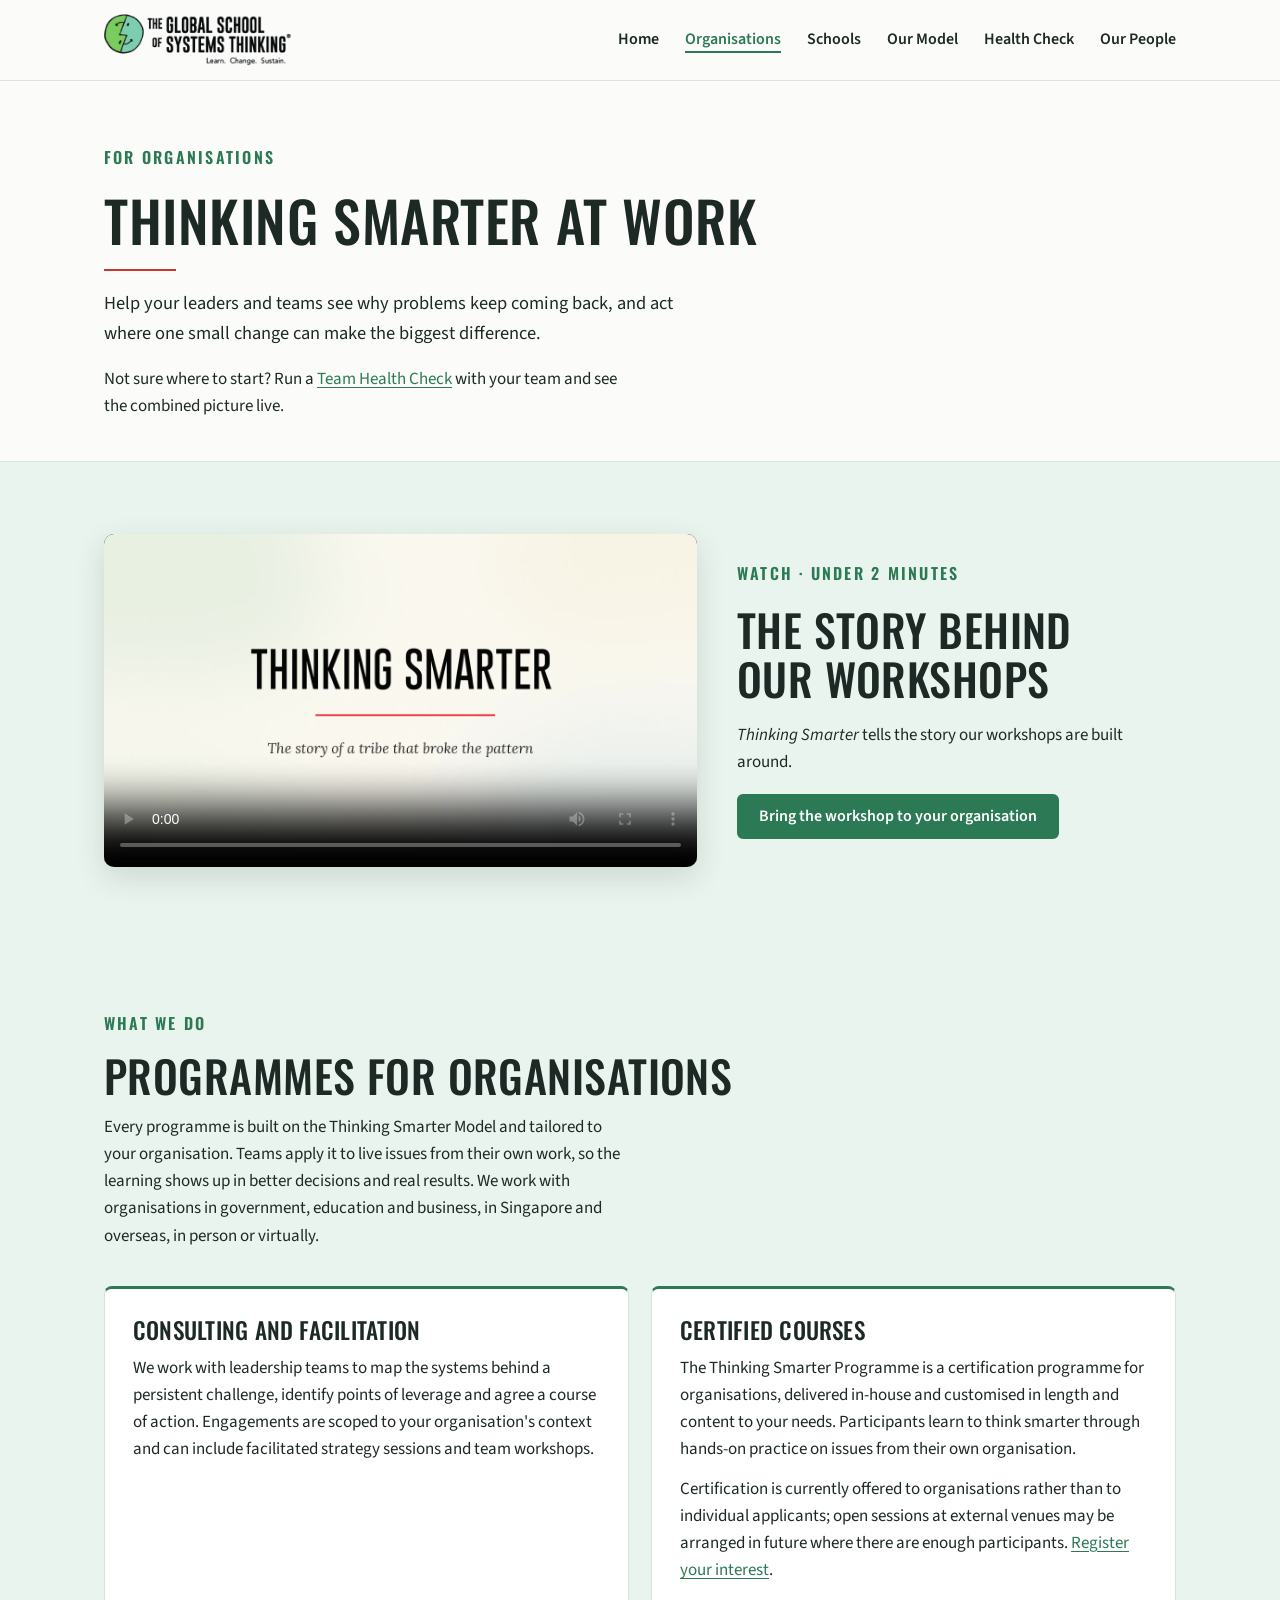
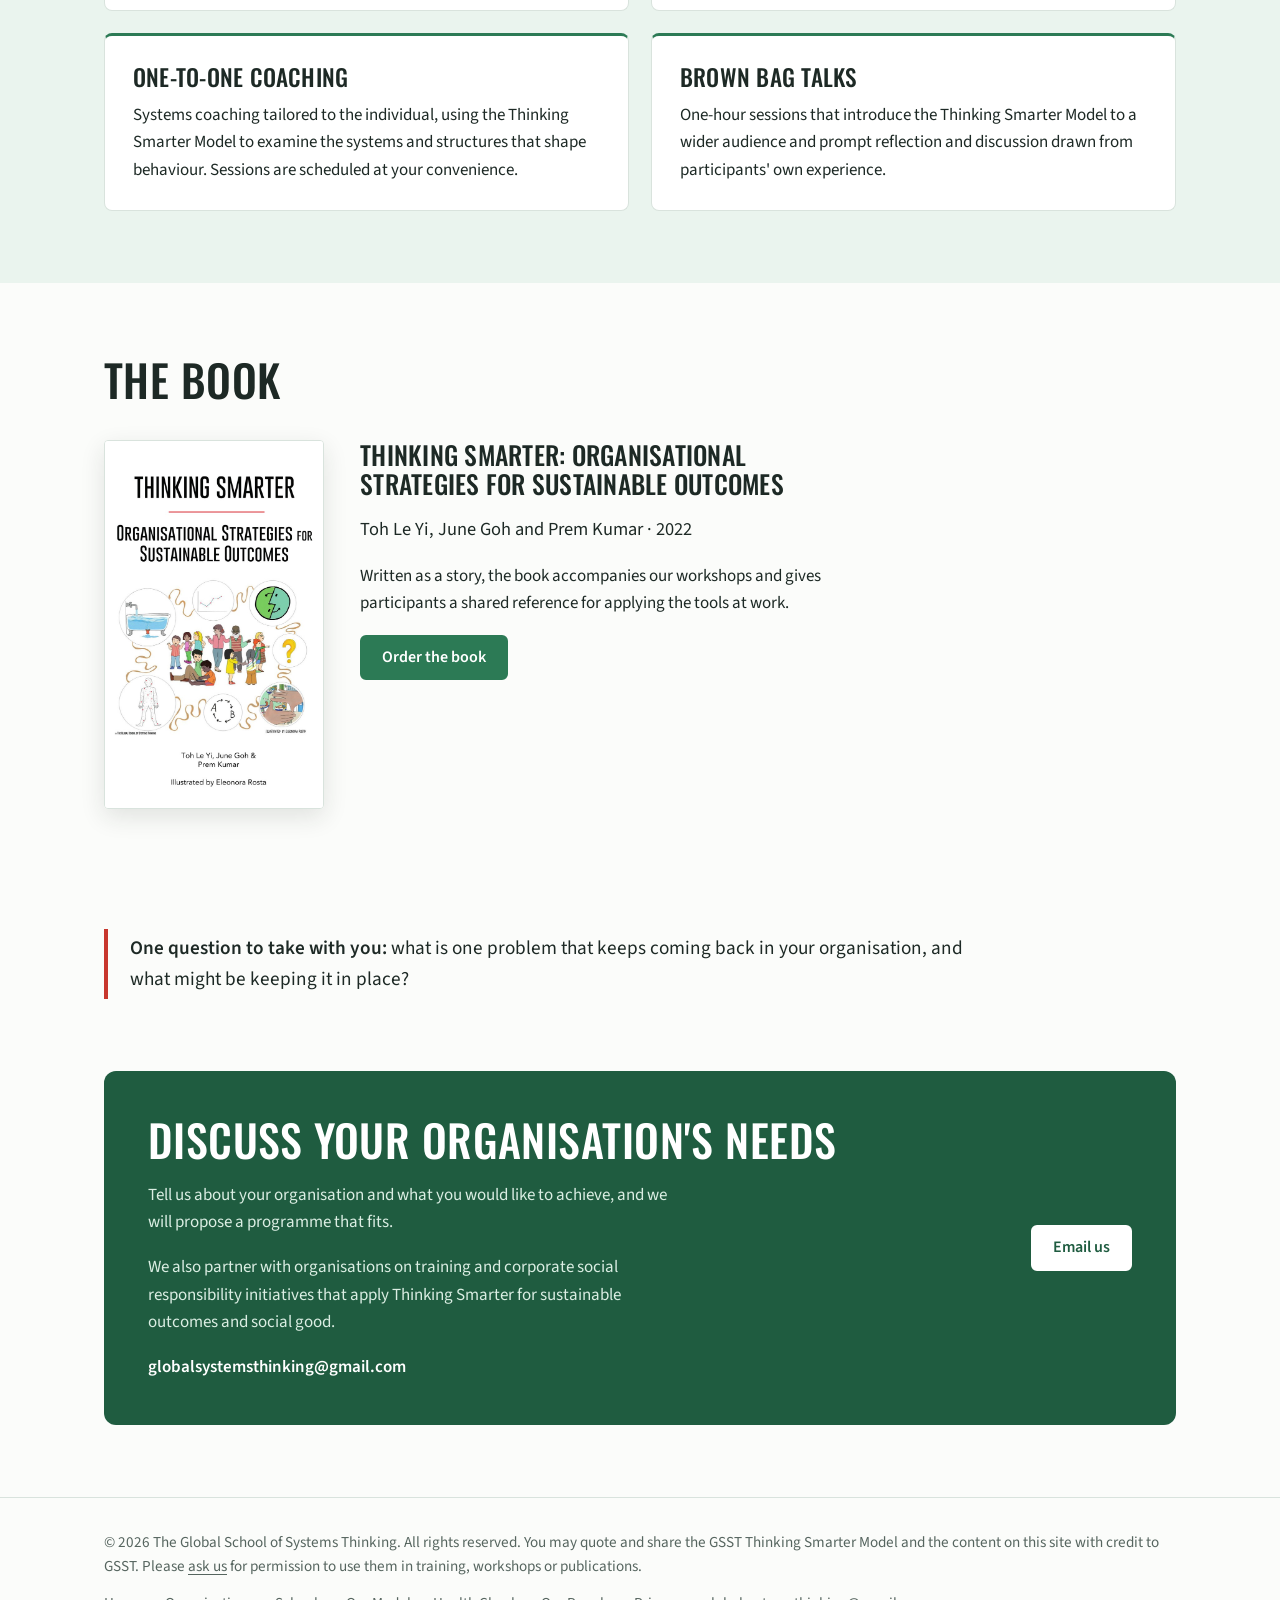
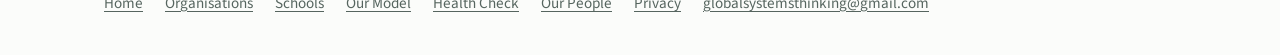
<file: organisations.html>
<!DOCTYPE html>
<html lang="en-SG">
<head>
<meta charset="utf-8">
<meta name="viewport" content="width=device-width, initial-scale=1">
<title>Programmes for Organisations | The Global School of Systems Thinking</title>
<meta name="description" content="Consulting and facilitation, certified courses, coaching and talks built on the Thinking Smarter Model, tailored to your organisation.">
<link rel="canonical" href="https://globalsystemsthinking.org/organisations.html">
<meta property="og:type" content="website">
<meta property="og:site_name" content="The Global School of Systems Thinking">
<meta property="og:url" content="https://globalsystemsthinking.org/organisations.html">
<meta property="og:title" content="Programmes for Organisations | The Global School of Systems Thinking">
<meta property="og:description" content="Consulting and facilitation, certified courses, coaching and talks built on the Thinking Smarter Model, tailored to your organisation.">
<meta property="og:image" content="https://globalsystemsthinking.org/assets/share/og-home.jpg">
<meta property="og:image:width" content="1200">
<meta property="og:image:height" content="630">
<meta name="twitter:card" content="summary_large_image">
<meta name="twitter:title" content="Programmes for Organisations | The Global School of Systems Thinking">
<meta name="twitter:description" content="Consulting and facilitation, certified courses, coaching and talks built on the Thinking Smarter Model, tailored to your organisation.">
<meta name="twitter:image" content="https://globalsystemsthinking.org/assets/share/og-home.jpg">
<link rel="icon" type="image/png" href="assets/favicon.png">
<link rel="stylesheet" href="styles.css?v=20261127d">
<script src="share.js?v=20261124a" defer></script>
</head>
<body id="top">
<header class="site-header">
  <div class="wrap">
    <a class="brand" href="index.html"><img src="assets/logo.png" alt="The Global School of Systems Thinking" width="863" height="240"></a>
    <nav class="nav" aria-label="Main">
      <a href="index.html">Home</a>
      <a href="organisations.html" aria-current="page">Organisations</a>
      <a href="schools.html">Schools</a>
      <a href="model.html">Our Model</a>
      <a href="health-check.html">Health Check</a>
      <a href="people.html">Our People</a>
    </nav>
  </div>
</header>
<main>
<section class="page-intro">
  <div class="wrap stack">
    <span class="eyebrow">For organisations</span>
    <h1>Thinking smarter at work</h1>
    <hr class="rule">
    <p class="lead">Help your leaders and teams see why problems keep coming back, and act where one small change can make the biggest difference.</p>
    <p>Not sure where to start? Run a <a href="session.html">Team Health Check</a> with your team and see the combined picture live.</p>
  </div>
</section>

<section class="band" id="video">
  <div class="wrap video-grid">
    <div class="video-frame">
      <video controls preload="metadata" playsinline poster="assets/video-poster.jpg" controlslist="nodownload" disablepictureinpicture oncontextmenu="return false;" width="1920" height="1080">
        <source src="assets/thinking-smarter.mp4" type="video/mp4">
        Your browser cannot play this video.
      </video>
    </div>
    <div class="stack">
      <span class="eyebrow">Watch &middot; under 2 minutes</span>
      <h2>The story behind our workshops</h2>
      <p><em>Thinking Smarter</em> tells the story our workshops are built around.</p>
      <div class="actions">
        <a class="btn btn-primary" href="mailto:globalsystemsthinking@gmail.com?subject=Bringing%20the%20workshop%20to%20our%20organisation">Bring the workshop to your organisation</a>
      </div>
    </div>
  </div>
</section>

<section id="services" class="band">
  <div class="wrap">
    <div class="section-head">
      <span class="eyebrow">What we do</span>
      <h2>Programmes for organisations</h2>
      <p>Every programme is built on the Thinking Smarter Model and tailored to your organisation. Teams apply it to live issues from their own work, so the learning shows up in better decisions and real results. We work with organisations in government, education and business, in Singapore and overseas, in person or virtually.</p>
    </div>
    <div class="tiles">
      <article class="tile" id="consulting"><h3>Consulting and Facilitation</h3><p>We work with leadership teams to map the systems behind a persistent challenge, identify points of leverage and agree a course of action. Engagements are scoped to your organisation's context and can include facilitated strategy sessions and team workshops.</p></article>
      <article class="tile" id="certified-courses"><h3>Certified Courses</h3><p>The Thinking Smarter Programme is a certification programme for organisations, delivered in-house and customised in length and content to your needs. Participants learn to think smarter through hands-on practice on issues from their own organisation.</p><p>Certification is currently offered to organisations rather than to individual applicants; open sessions at external venues may be arranged in future where there are enough participants. <a href="mailto:globalsystemsthinking@gmail.com?subject=Certification%20interest">Register your interest</a>.</p></article>
      <article class="tile" id="coaching"><h3>One-to-One Coaching</h3><p>Systems coaching tailored to the individual, using the Thinking Smarter Model to examine the systems and structures that shape behaviour. Sessions are scheduled at your convenience.</p></article>
      <article class="tile" id="talks"><h3>Brown Bag Talks</h3><p>One-hour sessions that introduce the Thinking Smarter Model to a wider audience and prompt reflection and discussion drawn from participants' own experience.</p></article>
    </div>
  </div>
</section>

<section id="publications">
  <div class="wrap">
    <div class="section-head">
      <h2>The book</h2>
    </div>
    <div class="book-lead">
      <img src="assets/book-thinking-smarter.jpg" alt="Cover of Thinking Smarter: Organisational Strategies for Sustainable Outcomes" width="700" height="1179">
      <div class="stack">
        <h3>Thinking Smarter: Organisational Strategies for Sustainable Outcomes</h3>
        <p class="lead">Toh Le Yi, June Goh and Prem Kumar &middot; 2022</p>
        <p>Written as a story, the book accompanies our workshops and gives participants a shared reference for applying the tools at work.</p>
        <div class="actions">
          <a class="btn btn-primary" href="mailto:globalsystemsthinking@gmail.com?subject=Ordering%20Thinking%20Smarter">Order the book</a>
        </div>
      </div>
    </div>
  </div>
</section>

<section class="reflect">
  <div class="wrap">
    <p class="reflect-q"><strong>One question to take with you:</strong> what is one problem that keeps coming back in your organisation, and what might be keeping it in place?</p>
  </div>
</section>

<section id="contact">
  <div class="wrap">
    <div class="cta">
      <div class="stack">
        <h2>Discuss your organisation's needs</h2>
        <p>Tell us about your organisation and what you would like to achieve, and we will propose a programme that fits.</p>
        <p>We also partner with organisations on training and corporate social responsibility initiatives that apply Thinking Smarter for sustainable outcomes and social good.</p>
        <p class="address">globalsystemsthinking@gmail.com</p>
      </div>
      <div class="actions"><a class="btn btn-primary" href="mailto:globalsystemsthinking@gmail.com">Email us</a></div>
    </div>
  </div>
</section>
</main>
<footer class="site-footer">
  <div class="wrap">
    <span>&copy; 2026 The Global School of Systems Thinking. All rights reserved. You may quote and share the GSST Thinking Smarter Model and the content on this site with credit to GSST. Please <a href="mailto:globalsystemsthinking@gmail.com">ask us</a> for permission to use them in training, workshops or publications.</span>
    <nav aria-label="Footer">
      <a href="index.html">Home</a>
      <a href="organisations.html">Organisations</a>
      <a href="schools.html">Schools</a>
      <a href="model.html">Our Model</a>
      <a href="health-check.html">Health Check</a>
      <a href="people.html">Our People</a>
      <a href="privacy.html">Privacy</a>
      <a href="mailto:globalsystemsthinking@gmail.com">globalsystemsthinking@gmail.com</a>
    </nav>
  </div>
</footer>
</body>
</html>
</file>
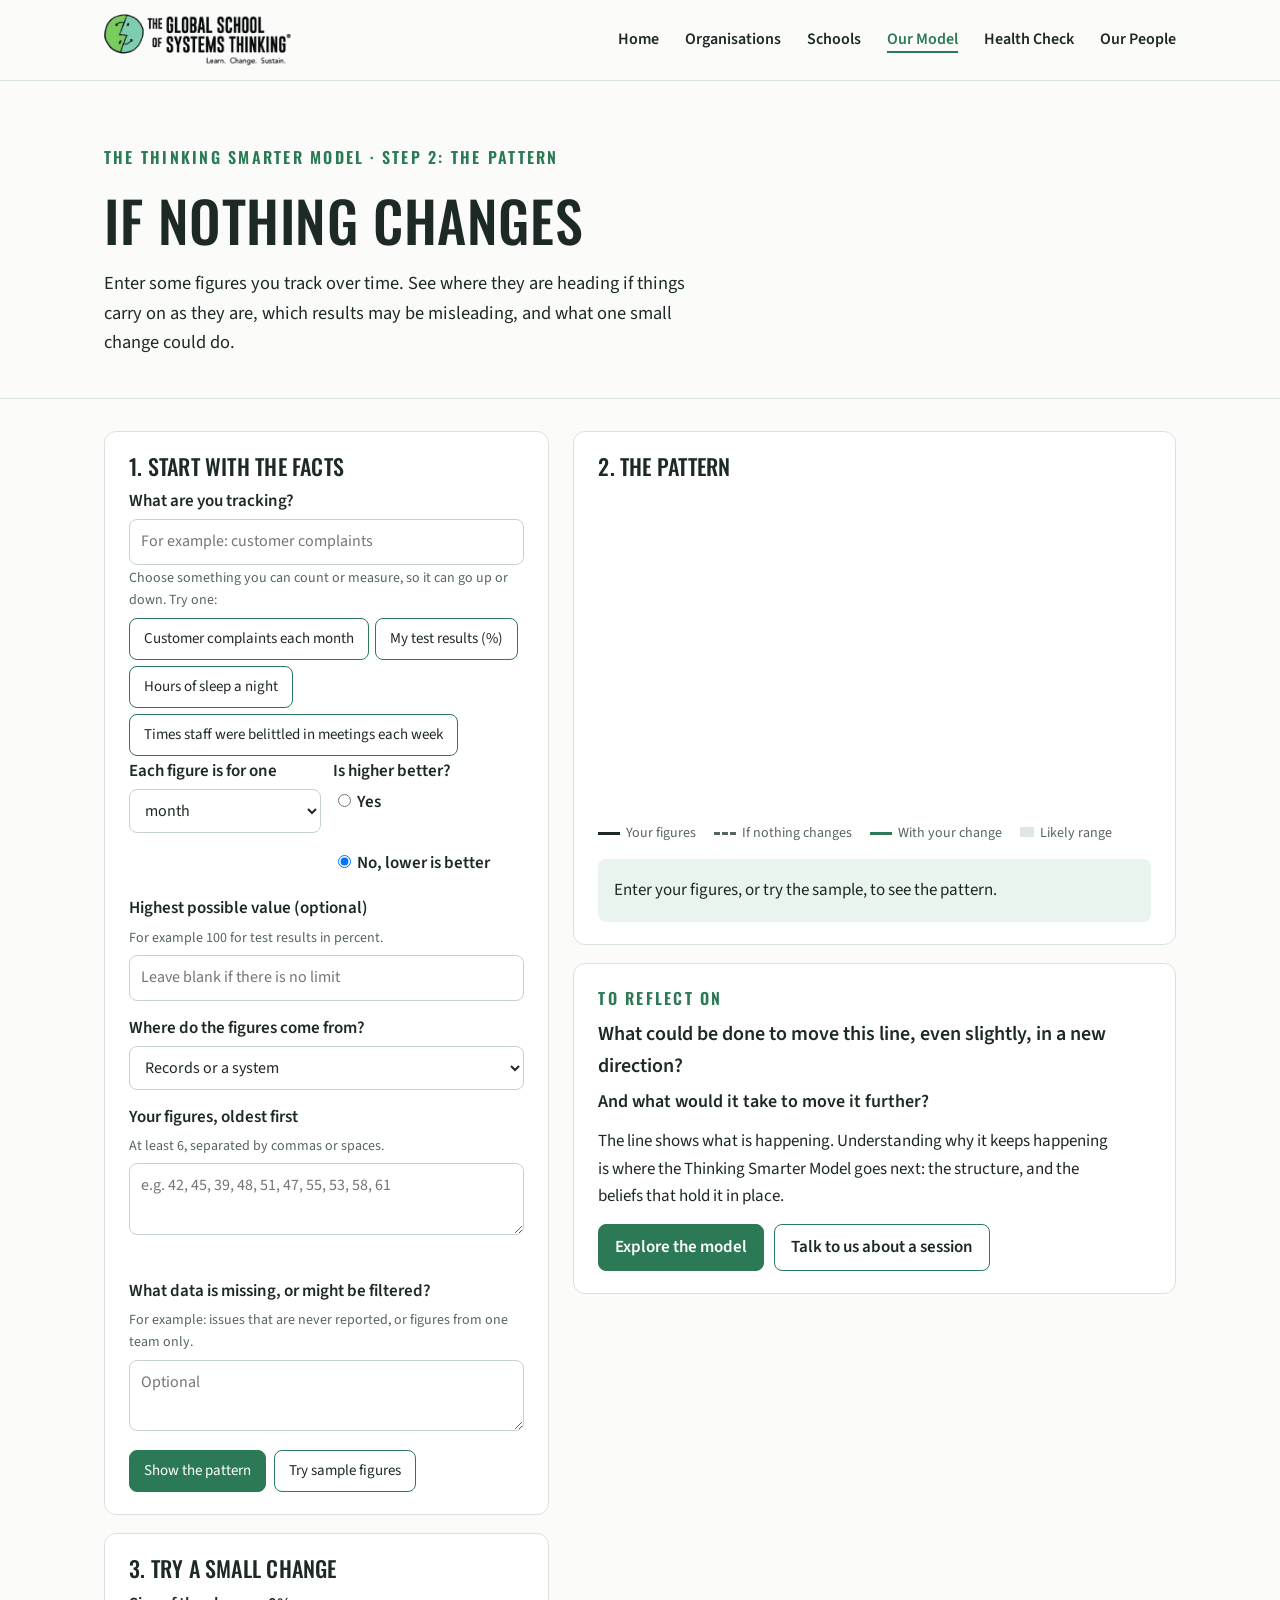
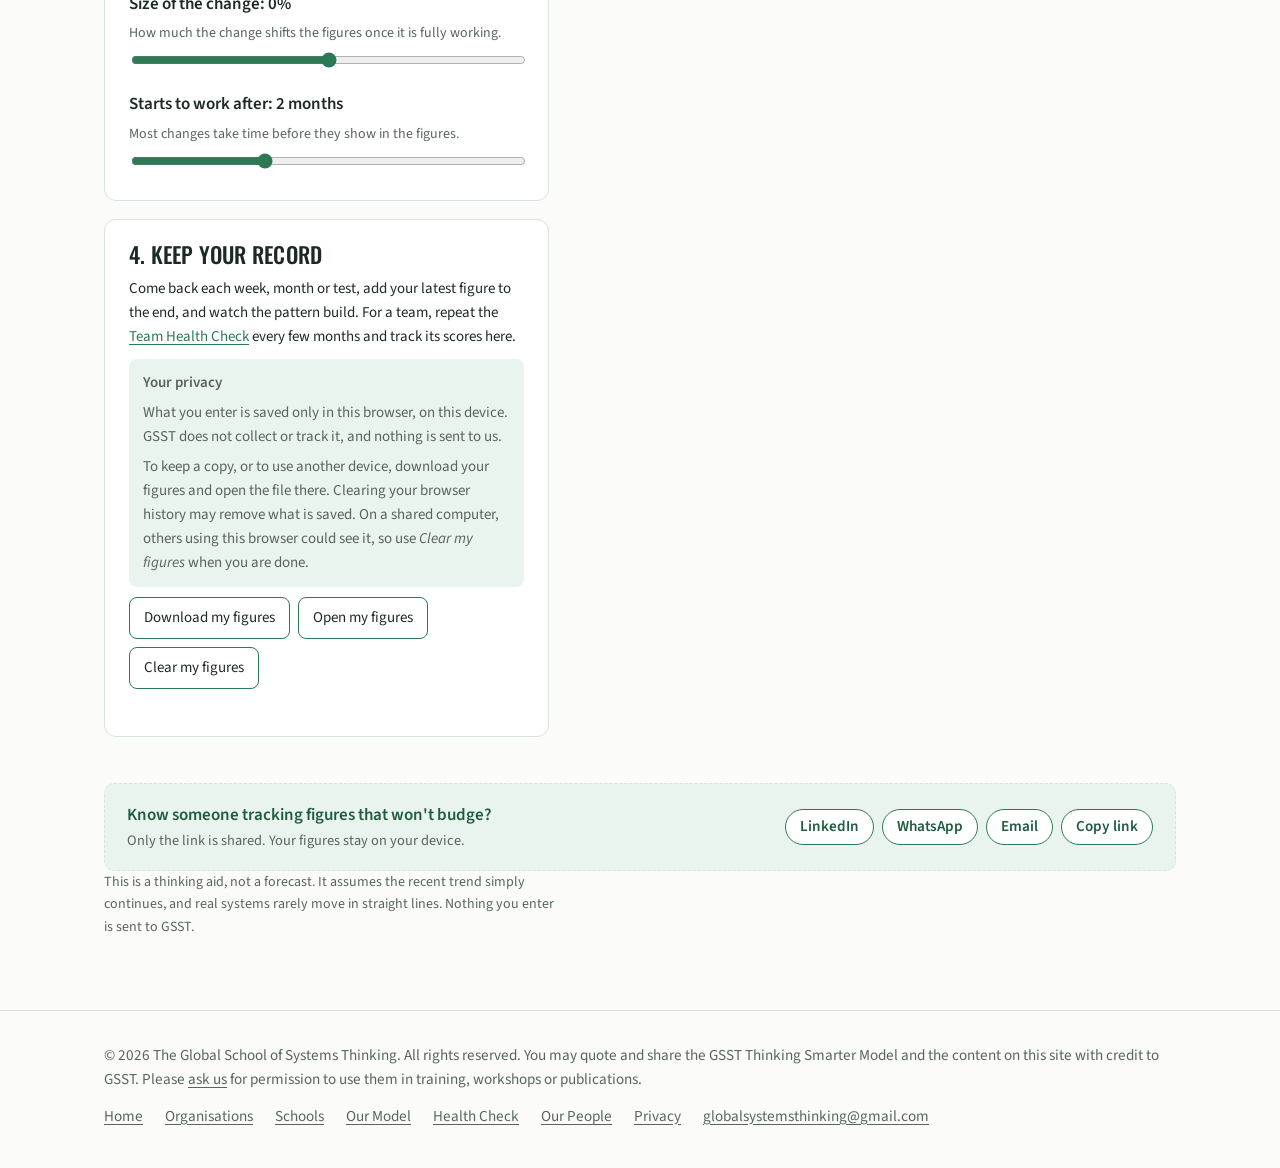
<file: pattern.html>
<!DOCTYPE html>
<html lang="en-SG">
<head>
<meta charset="utf-8">
<meta name="viewport" content="width=device-width, initial-scale=1">
<title>If Nothing Changes: Pattern Explorer | GSST</title>
<meta name="description" content="Enter figures you track over time and see where they are heading if nothing changes, which results may mislead, and what one small change could do.">
<link rel="canonical" href="https://globalsystemsthinking.org/pattern.html">
<meta property="og:type" content="website">
<meta property="og:site_name" content="The Global School of Systems Thinking">
<meta property="og:url" content="https://globalsystemsthinking.org/pattern.html">
<meta property="og:title" content="If Nothing Changes: Pattern Explorer | GSST">
<meta property="og:description" content="Enter figures you track over time and see where they are heading if nothing changes, which results may mislead, and what one small change could do.">
<meta property="og:image" content="https://globalsystemsthinking.org/assets/share/og-pattern.jpg">
<meta property="og:image:width" content="1200">
<meta property="og:image:height" content="630">
<meta name="twitter:card" content="summary_large_image">
<meta name="twitter:title" content="If Nothing Changes: Pattern Explorer | GSST">
<meta name="twitter:description" content="Enter figures you track over time and see where they are heading if nothing changes, which results may mislead, and what one small change could do.">
<meta name="twitter:image" content="https://globalsystemsthinking.org/assets/share/og-pattern.jpg">
<link rel="icon" type="image/png" href="assets/favicon.png">
<link rel="stylesheet" href="styles.css?v=20261127d">
<script src="share.js?v=20261124a" defer></script>
</head>
<body id="top">
<header class="site-header">
  <div class="wrap">
    <a class="brand" href="index.html"><img src="assets/logo.png" alt="The Global School of Systems Thinking" width="863" height="240"></a>
    <nav class="nav" aria-label="Main">
      <a href="index.html">Home</a>
      <a href="organisations.html">Organisations</a>
      <a href="schools.html">Schools</a>
      <a href="model.html" aria-current="page">Our Model</a>
      <a href="health-check.html">Health Check</a>
      <a href="people.html">Our People</a>
    </nav>
  </div>
</header>
<main>
<style>
.pe .card { display:block; margin-bottom:18px; }
.pe .flag { border-left:4px solid var(--amber,#b9770e); }
.pe { --amber:#b9770e; }
.pe h2 { font-family:Oswald,"Arial Narrow",sans-serif; font-weight:500; text-transform:uppercase; font-size:22px; margin:0 0 10px; }
.pe .grid { display:grid; grid-template-columns:minmax(0,.85fr) minmax(0,1.15fr); gap:24px; margin:24px 0; align-items:start; }
.pe .card { background:#fff; border:1px solid var(--line); border-radius:12px; padding:22px 24px; }
.card + .pe .card { margin-top:18px; }
.pe label { display:block; font-weight:600; margin:14px 0 4px; }
.pe label:first-of-type { margin-top:0; }
.help { font-size:14px; color:var(--muted); margin:2px 0 6px; }
.pe input[type=text], .pe select, .pe textarea { width:100%; font:inherit; font-size:16px; padding:9px 11px; border:1px solid #c5d2cb; border-radius:8px; background:#fff; color:var(--ink); }
textarea { min-height:64px; resize:vertical; }
.row { display:flex; gap:12px; flex-wrap:wrap; }
.row > * { flex:1 1 140px; }
.btns { display:flex; gap:8px; flex-wrap:wrap; margin-top:10px; }
.pe button { font:inherit; font-size:15px; padding:8px 14px; border-radius:8px; border:1px solid var(--green); background:#fff; color:var(--deep); cursor:pointer; }
.pe button.primary { background:var(--green); color:#fff; }
.chips { display:flex; flex-wrap:wrap; gap:6px; margin:4px 0 2px; }
.chips .pe button { font-size:14px; padding:5px 10px; border-radius:16px; border-color:#c5d2cb; }
.privacy { background:var(--tint); border-radius:8px; padding:12px 14px; font-size:15px; margin:10px 0 4px; }
.privacy p { margin:6px 0 0; }
.status { font-size:14px; color:var(--deep); min-height:1.2em; margin-top:8px; }
.err { color:var(--rule); font-size:14px; margin-top:6px; min-height:1em; }
.note { margin-top:10px; padding:10px 12px; border-radius:8px; background:#fff6e5; color:#6b4a08; font-size:15px; display:none; }
.radio { display:flex; gap:16px; flex-wrap:wrap; font-weight:400; }
.radio .pe label { font-weight:400; margin:0; display:flex; align-items:center; gap:6px; }
.pe svg { width:100%; height:auto; display:block; }
.legend { display:flex; gap:18px; flex-wrap:wrap; font-size:14px; color:var(--muted); margin:6px 0 0; }
.sw { display:inline-block; width:22px; height:0; border-top:3px solid; vertical-align:middle; margin-right:6px; }
.read { margin-top:14px; padding:14px 16px; background:var(--tint); border-radius:8px; }
.read p { margin:4px 0; }
.flag { margin-top:10px; padding:12px 16px; border-left:4px solid var(--amber); background:#fff; border-radius:0 8px 8px 0; display:none; }
.pe input[type=range] { width:100%; accent-color:var(--green); }
.val { font-weight:600; color:var(--deep); }
.reflect { border-left:4px solid var(--rule); }
.reflect p.q { font-size:20px; font-weight:600; color:var(--deep); margin:6px 0; }
.pe .pe-cta { display:flex; gap:10px; flex-wrap:wrap; margin-top:14px; }
.pe .pe-cta a { text-decoration:none; padding:9px 16px; border-radius:8px; border:1px solid var(--green); color:var(--deep); font-weight:600; }
.pe .pe-cta a.primary { background:var(--green); color:#fff; }
@media (max-width:860px) { .pe .grid { grid-template-columns:1fr; } }
</style>
<section class="page-intro">
  <div class="wrap stack">
    <span class="eyebrow">The Thinking Smarter Model &middot; Step 2: the pattern</span>
    <h1>If nothing changes</h1>
    <p class="lead">Enter some figures you track over time. See where they are heading if things carry on as they are, which results may be misleading, and what one small change could do.</p>
  </div>
</section>
<section class="pe" style="padding-top:8px">
  <div class="wrap">
  <div class="grid">
    <div>
      <div class="card">
        <h2>1. Start with the facts</h2>
        <label for="what">What are you tracking?</label>
        <input type="text" id="what" placeholder="For example: customer complaints">
        <p class="help">Choose something you can count or measure, so it can go up or down. Try one:</p>
        <div class="chips" id="chips">
          <button type="button" data-ex="work">Customer complaints each month</button>
          <button type="button" data-ex="exam">My test results (%)</button>
          <button type="button" data-ex="sleep">Hours of sleep a night</button>
          <button type="button" data-ex="boss">Times staff were belittled in meetings each week</button>
        </div>
        <div class="note" id="labelnote"></div>
        <div class="row">
          <div><label for="period">Each figure is for one</label>
            <select id="period"><option>month</option><option>week</option><option>term</option><option>test</option><option>quarter</option><option>year</option></select></div>
          <div><label>Is higher better?</label>
            <div class="radio" role="radiogroup"><label><input type="radio" name="dir" value="up"> Yes</label><label><input type="radio" name="dir" value="down" checked> No, lower is better</label></div></div>
        </div>
        <label for="max">Highest possible value (optional)</label>
        <p class="help">For example 100 for test results in percent.</p>
        <input type="text" id="max" inputmode="decimal" placeholder="Leave blank if there is no limit">
        <label for="source">Where do the figures come from?</label>
        <select id="source">
          <option value="records">Records or a system</option>
          <option value="survey">A survey or check</option>
          <option value="estimate">Memory or an estimate</option>
        </select>
        <div class="note" id="srcnote">Estimates are a useful start, but memory tends to exaggerate recent and dramatic events. Check against records where you can.</div>
        <label for="data">Your figures, oldest first</label>
        <p class="help">At least 6, separated by commas or spaces.</p>
        <textarea id="data" placeholder="e.g. 42, 45, 39, 48, 51, 47, 55, 53, 58, 61"></textarea>
        <div class="err" id="err"></div>
        <label for="missing">What data is missing, or might be filtered?</label>
        <p class="help">For example: issues that are never reported, or figures from one team only.</p>
        <textarea id="missing" placeholder="Optional"></textarea>
        <div class="btns"><button class="primary" id="go">Show the pattern</button><button id="sample">Try sample figures</button></div>
      </div>

      <div class="card" id="changecard">
        <h2>3. Try a small change</h2>
        <label for="size">Size of the change: <span class="val" id="sizev">0%</span></label>
        <p class="help">How much the change shifts the figures once it is fully working.</p>
        <input type="range" id="size" min="-40" max="40" step="5" value="0">
        <label for="delay">Starts to work after: <span class="val" id="delayv">2 months</span></label>
        <p class="help">Most changes take time before they show in the figures.</p>
        <input type="range" id="delay" min="0" max="6" step="1" value="2">
      </div>
      <div class="card" id="keep">
        <h2>4. Keep your record</h2>
        <p class="help" style="font-size:15px;color:var(--ink)">Come back each week, month or test, add your latest figure to the end, and watch the pattern build. For a team, repeat the <a href="session.html">Team Health Check</a> every few months and track its scores here.</p>
        <div class="privacy"><strong>Your privacy</strong>
          <p>What you enter is saved only in this browser, on this device. GSST does not collect or track it, and nothing is sent to us.</p>
          <p>To keep a copy, or to use another device, download your figures and open the file there. Clearing your browser history may remove what is saved. On a shared computer, others using this browser could see it, so use <em>Clear my figures</em> when you are done.</p>
        </div>
        <div class="btns">
          <button id="dl">Download my figures</button>
          <button id="openbtn">Open my figures</button>
          <input type="file" id="openfile" accept=".json,application/json" hidden>
          <button id="clear">Clear my figures</button>
        </div>
        <div class="status" id="status" aria-live="polite"></div>
      </div>
    </div>

    <div>
      <div class="card">
        <h2>2. The pattern</h2>
        <svg id="chart" viewBox="0 0 640 380" role="img" aria-label="Line chart of your figures, with a projection if nothing changes"></svg>
        <div class="legend"><span><span class="sw" style="border-color:#1d2925"></span>Your figures</span><span><span class="sw" style="border-color:#56655f;border-top-style:dashed"></span>If nothing changes</span><span><span class="sw" style="border-color:#2c7a55"></span>With your change</span><span><span style="display:inline-block;width:14px;height:10px;background:#dfe7e2;margin-right:6px"></span>Likely range</span></div>
        <div class="read" id="read"><p>Enter your figures, or try the sample, to see the pattern.</p></div>
        <div class="flag" id="flag"></div>
      </div>

      <div class="card reflect">
        <div class="eyebrow">To reflect on</div>
        <p class="q">What could be done to move this line, even slightly, in a new direction?</p>
        <p class="q" style="font-size:18px;color:var(--ink)">And what would it take to move it further?</p>
        <p style="margin-top:12px">The line shows what is happening. Understanding why it keeps happening is where the Thinking Smarter Model goes next: the structure, and the beliefs that hold it in place.</p>
        <div class="pe-cta"><a class="primary" href="model.html">Explore the model</a><a href="organisations.html#contact">Talk to us about a session</a></div>
      </div>
    </div>
  </div>
  <div class="share" data-text="Where are your figures heading if nothing changes? Try the GSST pattern explorer."><div class="share-q">Know someone tracking figures that won't budge?<small>Only the link is shared. Your figures stay on your device.</small></div><div class="share-btns"><button type="button" class="share-native" hidden>Share</button><a data-net="linkedin" target="_blank" rel="noopener">LinkedIn</a><a data-net="whatsapp" target="_blank" rel="noopener">WhatsApp</a><a data-net="email">Email</a><button type="button" class="share-copy">Copy link</button></div></div>
  <p style="font-size:14px;color:var(--muted)">This is a thinking aid, not a forecast. It assumes the recent trend simply continues, and real systems rarely move in straight lines. Nothing you enter is sent to GSST.</p>
</div>
</section>
<script>
const $ = id => document.getElementById(id);
const AHEAD = 12;
let series = null;

$("source").addEventListener("change", () => { $("srcnote").style.display = $("source").value === "estimate" ? "block" : "none"; });
$("sample").addEventListener("click", () => useEx("work"));

const EX = {
  work: { what:"Customer complaints each month", period:"month", dir:"down", src:"records", max:"", data:"42, 45, 39, 48, 51, 47, 72, 53, 58, 55, 61, 64", miss:"Complaints made by phone are not logged." },
  exam: { what:"My test results (%)", period:"test", dir:"up", src:"records", max:"100", data:"58, 62, 55, 66, 41, 64, 68, 65, 71, 70", miss:"" },
  sleep: { what:"Hours of sleep a night (weekly average)", period:"week", dir:"up", src:"estimate", max:"", data:"7.5, 7.2, 7, 6.8, 6.9, 6.4, 6.5, 6.1, 6.2, 5.9", miss:"Weekends are not included." },
  boss: { what:"Times staff were belittled in meetings each week", period:"week", dir:"down", src:"records", max:"", data:"2, 3, 2, 4, 3, 5, 4, 6, 3, 5, 7, 6", miss:"Incidents outside meetings, and those nobody felt safe to note down." }
};
function useEx(k) {
  const e = EX[k];
  $("what").value = e.what; $("period").value = e.period; $("max").value = e.max;
  document.querySelector(`input[name=dir][value=${e.dir}]`).checked = true;
  $("source").value = e.src; $("srcnote").style.display = e.src === "estimate" ? "block" : "none";
  $("data").value = e.data; $("missing").value = e.miss; labelCheck(); labels(); run();
}
document.querySelectorAll("#chips button").forEach(b => b.addEventListener("click", () => useEx(b.dataset.ex)));
const JUDGE = /\b(toxic|bad|good|poor|culture|morale|attitude|terrible|awful|great|lazy|difficult)\b/i;
const SENSITIVE = /\b(boss|manager|bully|bullying|toxic|harass|harassment|abuse|belittl|humiliat|threat)/i;
function labelCheck() {
  const v = $("what").value, n = $("labelnote"); let h = "";
  if (JUDGE.test(v) && !/\d|times|number|hours|each|per|%/i.test(v))
    h += "<p style='margin:0 0 6px'><strong>Turn it into something you can count.</strong> A label like this is a judgement, so it cannot go up or down. Try how often it happens, for example: times staff were belittled each week, people criticised in front of others each month, or requests to move teams.</p>";
  if (SENSITIVE.test(v))
    h += "<p style='margin:0'><strong>Recording sensitive behaviour.</strong> Keep brief factual notes (date, what was said, who was present) and share them through a safe channel. In a team, an anonymous Team Health Check can show the pattern without singling anyone out. Your organisation's policies should guide anything formal.</p>";
  n.innerHTML = h; n.style.display = h ? "block" : "none";
}
$("what").addEventListener("input", labelCheck);
$("max").addEventListener("input", () => { if (series) draw(); });

$("go").addEventListener("click", run);
$("data").addEventListener("input", () => { $("err").textContent = ""; });
["size", "delay"].forEach(id => $(id).addEventListener("input", () => { labels(); if (series) draw(); }));
$("period").addEventListener("change", () => { labels(); if (series) draw(); });
document.querySelectorAll("input[name=dir]").forEach(r => r.addEventListener("change", () => { if (series) draw(); }));

function labels() {
  const s = +$("size").value, d = +$("delay").value, per = $("period").value;
  $("sizev").textContent = (s > 0 ? "+" : "") + s + "%";
  $("delayv").textContent = d === 0 ? "straight away" : d + " " + per + (d > 1 ? "s" : "");
}
labels();

function run() {
  const nums = $("data").value.split(/[\s,;]+/).filter(Boolean).map(Number);
  if (nums.length < 6) { $("err").textContent = "Enter at least 6 figures first."; return; }
  if (nums.some(n => !isFinite(n))) { $("err").textContent = "Use numbers only, separated by commas or spaces."; return; }
  $("err").textContent = ""; series = nums; draw();
  if (typeof autosave === "function" && document.readyState !== "loading") autosave();
}

function fit(y) {
  const n = y.length, xs = y.map((_, i) => i);
  const xb = (n - 1) / 2, yb = y.reduce((a, b) => a + b, 0) / n;
  let sxy = 0, sxx = 0; xs.forEach((x, i) => { sxy += (x - xb) * (y[i] - yb); sxx += (x - xb) ** 2; });
  const b = sxy / sxx, a = yb - b * xb;
  const res = y.map((v, i) => v - (a + b * i));
  const sd = Math.sqrt(res.reduce((s, r) => s + r * r, 0) / Math.max(1, n - 2));
  return { a, b, sd, xb, sxx, n, res };
}
const fmt = v => Math.abs(v) >= 100 ? Math.round(v).toLocaleString() : (Math.round(v * 10) / 10).toString();

function draw() {
  const y = series, f = fit(y), n = y.length, per = $("period").value;
  const higherBetter = document.querySelector("input[name=dir]:checked").value === "up";
  const size = +$("size").value / 100, delay = +$("delay").value;
  const proj = [], lo = [], hi = [], chg = [];
  for (let k = 0; k <= AHEAD; k++) {
    const x = n - 1 + k, yh = f.a + f.b * x;
    const se = f.sd * Math.sqrt(1 + 1 / f.n + (x - f.xb) ** 2 / f.sxx);
    proj.push(yh); lo.push(yh - 1.28 * se); hi.push(yh + 1.28 * se);
    const ramp = Math.min(1, Math.max(0, (k - delay) / 3));
    chg.push(yh * (1 + size * ramp));
  }
  const mx = parseFloat($("max").value);
  const lim = isFinite(mx) ? (v => Math.min(mx, Math.max(0, v))) : (v => (Math.min(...y) >= 0 ? Math.max(0, v) : v));
  [proj, lo, hi, chg].forEach(arr => arr.forEach((v, k) => arr[k] = lim(v)));
  const all = y.concat(lo, hi, chg);
  let ymin = Math.min(...all), ymax = Math.max(...all);
  const pad = (ymax - ymin) * 0.1 || 1; ymin -= pad; ymax += pad;
  if (Math.min(...y) >= 0 && ymin < 0) ymin = 0;
  const W = 640, H = 380, L = 56, R = 16, T = 20, B = 44, total = n + AHEAD;
  const X = i => L + (i / (total - 1)) * (W - L - R), Y = v => T + (1 - (v - ymin) / (ymax - ymin)) * (H - T - B);
  const s = [];
  for (let g = 0; g <= 4; g++) { const v = ymin + (ymax - ymin) * g / 4, yy = Y(v);
    s.push(`<line x1="${L}" x2="${W - R}" y1="${yy}" y2="${yy}" stroke="#eef2ef"/><text x="${L - 8}" y="${yy + 4}" text-anchor="end" font-size="12" fill="#56655f">${(ymax - ymin) > 20 ? Math.round(v).toLocaleString() : fmt(v)}</text>`); }
  s.push(`<line x1="${X(n - 1)}" x2="${X(n - 1)}" y1="${T}" y2="${H - B}" stroke="#c5d2cb" stroke-dasharray="3 4"/>`);
  s.push(`<text x="${X(n - 1) - 6}" y="${T + 12}" text-anchor="end" font-size="12" fill="#56655f">Now</text><text x="${X(n - 1) + 6}" y="${T + 12}" font-size="12" fill="#56655f">Next ${AHEAD} ${per}s</text>`);
  const band = lo.map((v, k) => `${X(n - 1 + k)},${Y(v)}`).concat(hi.map((v, k) => `${X(n - 1 + k)},${Y(v)}`).reverse()).join(" ");
  s.push(`<polygon points="${band}" fill="#dfe7e2"/>`);
  s.push(`<polyline points="${proj.map((v, k) => `${X(n - 1 + k)},${Y(v)}`).join(" ")}" fill="none" stroke="#56655f" stroke-width="2.5" stroke-dasharray="7 6"/>`);
  if (size !== 0) s.push(`<polyline points="${chg.map((v, k) => `${X(n - 1 + k)},${Y(v)}`).join(" ")}" fill="none" stroke="#2c7a55" stroke-width="3"/>`);
  s.push(`<polyline points="${y.map((v, i) => `${X(i)},${Y(v)}`).join(" ")}" fill="none" stroke="#1d2925" stroke-width="3"/>`);
  const unusual = [];
  y.forEach((v, i) => { const z = f.sd ? f.res[i] / f.sd : 0; const odd = Math.abs(z) > 1.6;
    if (odd) unusual.push({ i, v, z });
    s.push(`<circle cx="${X(i)}" cy="${Y(v)}" r="${odd ? 7 : 4}" fill="${odd ? "#fff" : "#1d2925"}" stroke="${odd ? "#b9770e" : "#1d2925"}" stroke-width="${odd ? 3 : 1}"/>`); });
  for (let i = 0; i < total; i += Math.ceil(total / 8)) s.push(`<text x="${X(i)}" y="${H - B + 18}" text-anchor="middle" font-size="12" fill="#56655f">${i < n ? i + 1 : "+" + (i - n + 1)}</text>`);
  s.push(`<text x="${(L + W - R) / 2}" y="${H - 6}" text-anchor="middle" font-size="12" fill="#56655f">${per[0].toUpperCase() + per.slice(1)}</text>`);
  $("chart").innerHTML = s.join("");

  const what = ($("what").value.trim() || "Your figures");
  const end = proj[AHEAD], rising = f.b > 0, steady = Math.abs(f.b * AHEAD) < f.sd;
  let dirtxt = steady ? "roughly steady" : (rising ? "rising" : "falling");
  let good = steady ? "" : ((rising === higherBetter) ? " That is the direction you want." : " That is the wrong direction.");
  let r = `<p><strong>${what}</strong> ${steady ? "have been" : "have been"} ${dirtxt}, by about ${fmt(Math.abs(f.b))} each ${per}.${good}</p>`;
  r += `<p>If nothing changes, in ${AHEAD} ${per}s they could be around <strong>${fmt(end)}</strong> (likely range ${fmt(lo[AHEAD])} to ${fmt(hi[AHEAD])}).</p>`;
  if (size !== 0) r += `<p style="color:#1f5c40">With your change, they could be around <strong>${fmt(chg[AHEAD])}</strong>. Notice how long it takes to show.</p>`;
  if ($("source").value === "estimate") r += `<p style="color:#6b4a08">These figures are estimates, so treat the pattern as a first guess.</p>`;
  const miss = $("missing").value.trim();
  if (miss) r += `<p style="color:#56655f"><em>Missing or filtered data: ${miss.replace(/</g, "&lt;")}</em> The real pattern may differ.</p>`;
  $("read").innerHTML = r;

  const fl = $("flag");
  if (unusual.length) {
    const u = unusual.map(o => `${per} ${o.i + 1} (${fmt(o.v)})`).join(", ");
    fl.innerHTML = `<strong>Unusual result${unusual.length > 1 ? "s" : ""}: ${u}.</strong> An unusually high or low result is often followed by a more ordinary one, even if nothing is done. This is called regression to the mean. Be careful about crediting, or blaming, whatever happened next.`;
    fl.style.display = "block";
  } else fl.style.display = "none";
}

const KEY = "gsst-pattern-explorer-v1";
const FIELDS = ["what", "period", "max", "source", "data", "missing", "size", "delay"];
function snapshot() { const o = { saved: new Date().toISOString() }; FIELDS.forEach(f => o[f] = $(f).value); o.dir = document.querySelector("input[name=dir]:checked").value; return o; }
function restore(o) {
  FIELDS.forEach(f => { if (o[f] !== undefined) $(f).value = o[f]; });
  if (o.dir) { const r = document.querySelector(`input[name=dir][value=${o.dir}]`); if (r) r.checked = true; }
  $("srcnote").style.display = $("source").value === "estimate" ? "block" : "none";
  labelCheck(); labels();
  if ($("data").value.trim()) run();
}
function say(msg) { $("status").textContent = msg; }
let saveTimer;
function autosave() { clearTimeout(saveTimer); saveTimer = setTimeout(() => {
  try { if (!$("data").value.trim() && !$("what").value.trim()) return; localStorage.setItem(KEY, JSON.stringify(snapshot())); say("Saved in this browser."); }
  catch (e) { say("This browser is not saving entries. Download your figures to keep a copy."); } }, 500); }
document.querySelectorAll("input, select, textarea").forEach(el => { if (el.id !== "openfile") { el.addEventListener("input", autosave); el.addEventListener("change", autosave); } });
try { const raw = localStorage.getItem(KEY); if (raw) { restore(JSON.parse(raw)); say("Welcome back. Your figures were restored from this browser."); } } catch (e) {}
$("dl").addEventListener("click", () => {
  try {
    const blob = new Blob([JSON.stringify(snapshot(), null, 2)], { type: "application/json" });
    const a = document.createElement("a"); a.href = URL.createObjectURL(blob);
    const name = ($("what").value.trim() || "my-figures").toLowerCase().replace(/[^a-z0-9]+/g, "-").replace(/^-|-$/g, "").slice(0, 40);
    a.download = name + ".json"; document.body.appendChild(a); a.click(); a.remove();
    say("Your figures were downloaded. Keep the file somewhere safe.");
  } catch (e) { say("Download did not work here."); }
});
$("openbtn").addEventListener("click", () => $("openfile").click());
$("openfile").addEventListener("change", ev => {
  const f = ev.target.files[0]; if (!f) return;
  const r = new FileReader();
  r.onload = () => { try { restore(JSON.parse(r.result)); autosave(); say("Your figures were opened from the file."); } catch (e) { say("That file could not be read. Choose a file downloaded from this page."); } };
  r.readAsText(f); ev.target.value = "";
});
$("clear").addEventListener("click", () => {
  if ($("clear").dataset.confirm !== "1") { $("clear").dataset.confirm = "1"; $("clear").textContent = "Click again to clear"; setTimeout(() => { $("clear").dataset.confirm = ""; $("clear").textContent = "Clear my figures"; }, 4000); return; }
  try { localStorage.removeItem(KEY); } catch (e) {}
  FIELDS.forEach(f => { if (f !== "size" && f !== "delay" && f !== "period" && f !== "source") $(f).value = ""; });
  $("size").value = 0; $("delay").value = 2; labels(); series = null;
  $("chart").innerHTML = ""; $("read").innerHTML = "<p>Enter your figures, or try an example, to see the pattern.</p>"; $("flag").style.display = "none"; $("labelnote").style.display = "none";
  $("clear").dataset.confirm = ""; $("clear").textContent = "Clear my figures"; say("Your figures were cleared from this browser.");
});
</script>
</main>
<footer class="site-footer">
  <div class="wrap">
    <span>&copy; 2026 The Global School of Systems Thinking. All rights reserved. You may quote and share the GSST Thinking Smarter Model and the content on this site with credit to GSST. Please <a href="mailto:globalsystemsthinking@gmail.com">ask us</a> for permission to use them in training, workshops or publications.</span>
    <nav aria-label="Footer">
      <a href="index.html">Home</a>
      <a href="organisations.html">Organisations</a>
      <a href="schools.html">Schools</a>
      <a href="model.html">Our Model</a>
      <a href="health-check.html">Health Check</a>
      <a href="people.html">Our People</a>
      <a href="privacy.html">Privacy</a>
      <a href="mailto:globalsystemsthinking@gmail.com">globalsystemsthinking@gmail.com</a>
    </nav>
  </div>
</footer>
</body>
</html>
</file>
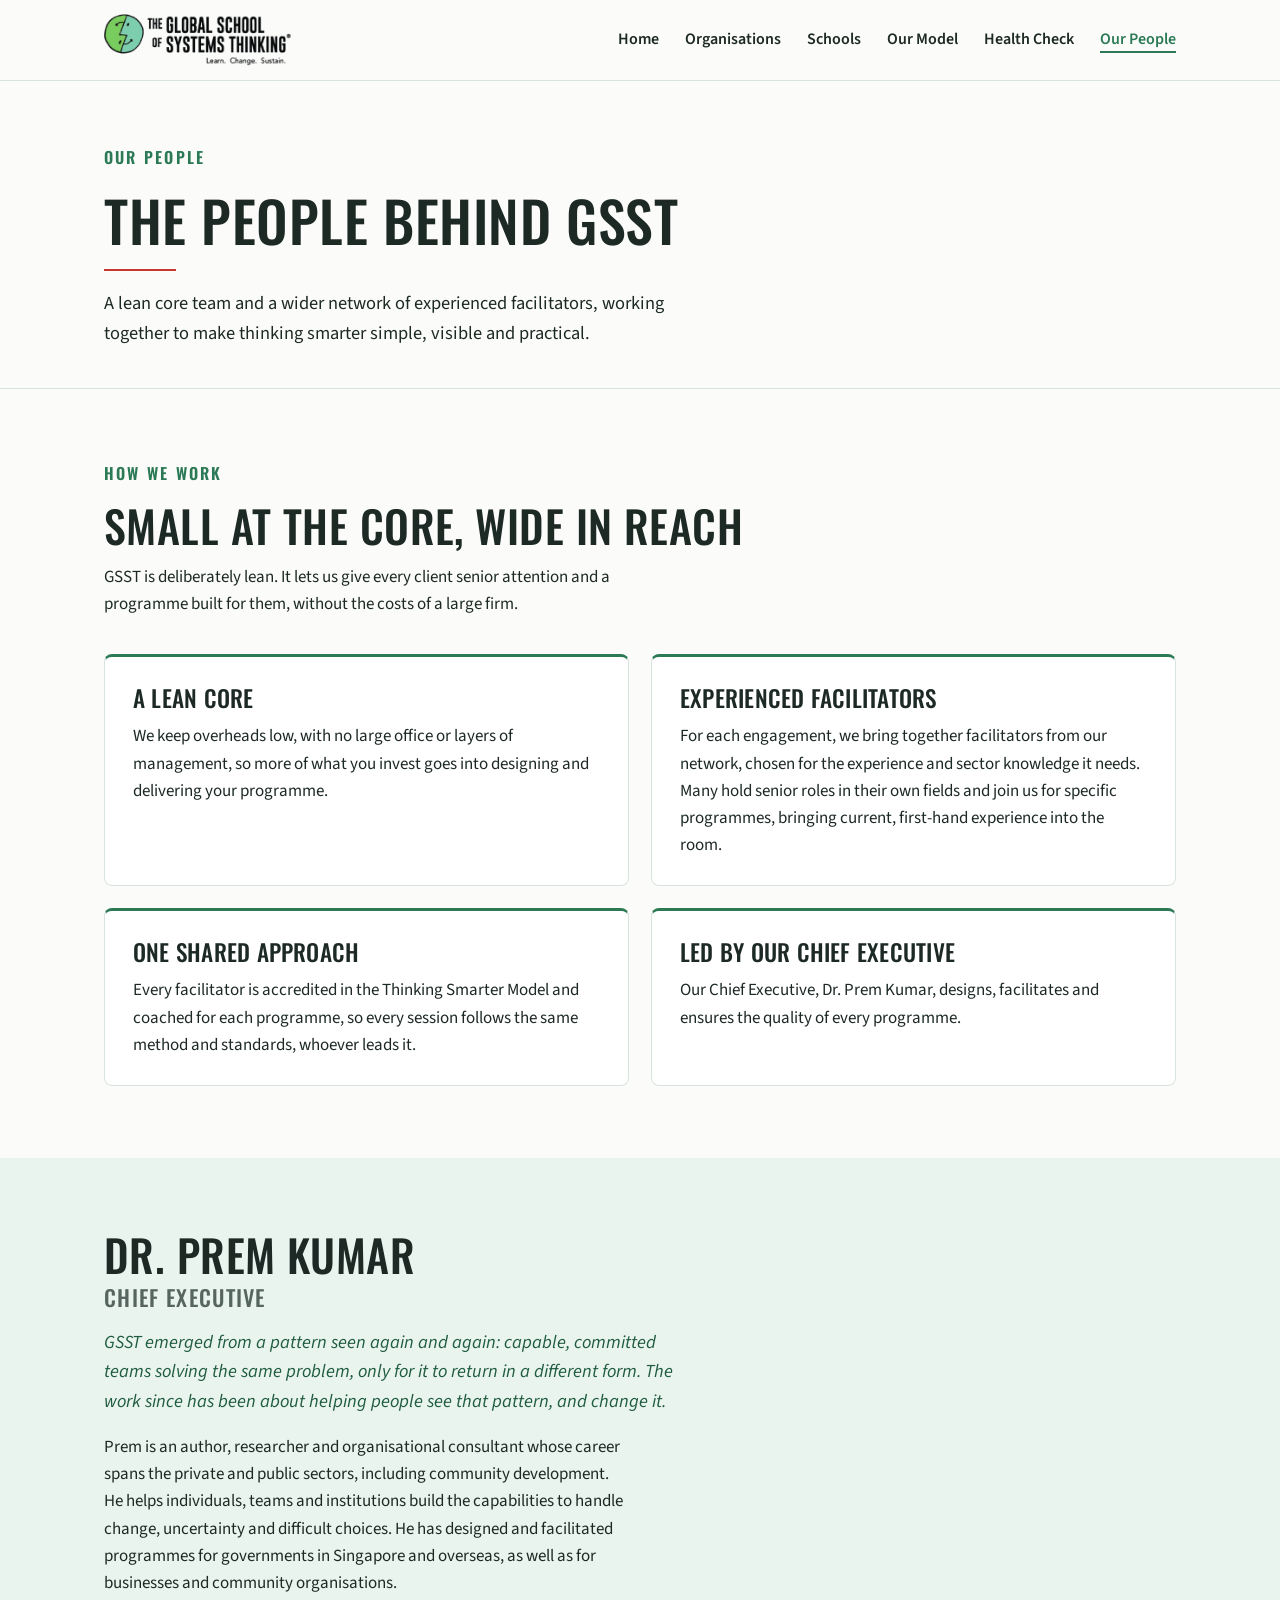
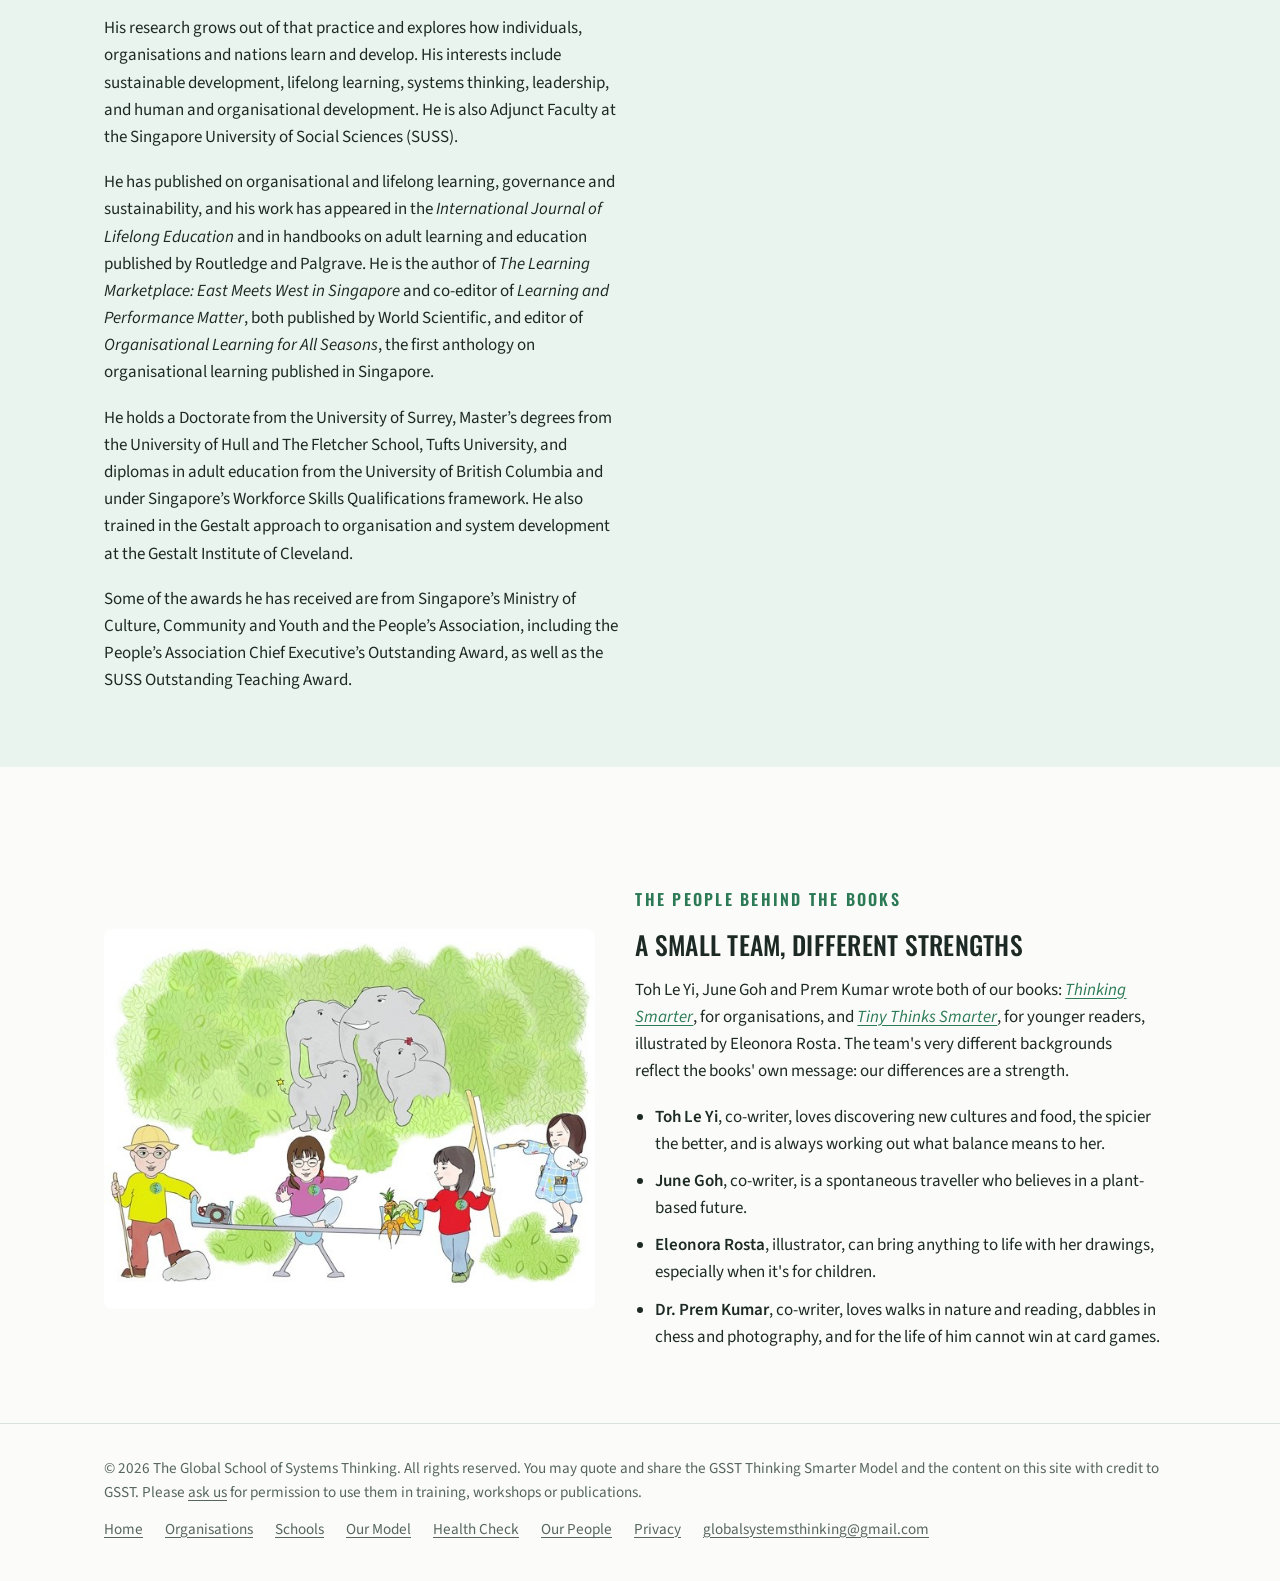
<file: people.html>
<!DOCTYPE html>
<html lang="en-SG">
<head>
<meta charset="utf-8">
<meta name="viewport" content="width=device-width, initial-scale=1">
<title>Our People | The Global School of Systems Thinking</title>
<meta name="description" content="Meet the people behind The Global School of Systems Thinking: our Chief Executive, Dr. Prem Kumar, and the team behind our books.">
<link rel="canonical" href="https://globalsystemsthinking.org/people.html">
<meta property="og:type" content="website">
<meta property="og:site_name" content="The Global School of Systems Thinking">
<meta property="og:url" content="https://globalsystemsthinking.org/people.html">
<meta property="og:title" content="Our People | The Global School of Systems Thinking">
<meta property="og:description" content="Meet the people behind The Global School of Systems Thinking: our Chief Executive, Dr. Prem Kumar, and the team behind our books.">
<meta property="og:image" content="https://globalsystemsthinking.org/assets/share/og-home.jpg">
<meta property="og:image:width" content="1200">
<meta property="og:image:height" content="630">
<meta name="twitter:card" content="summary_large_image">
<meta name="twitter:title" content="Our People | The Global School of Systems Thinking">
<meta name="twitter:description" content="Meet the people behind The Global School of Systems Thinking: our Chief Executive, Dr. Prem Kumar, and the team behind our books.">
<meta name="twitter:image" content="https://globalsystemsthinking.org/assets/share/og-home.jpg">
<link rel="icon" type="image/png" href="assets/favicon.png">
<link rel="stylesheet" href="styles.css?v=20261127d">
<script src="share.js?v=20261124a" defer></script>
</head>
<body id="top">
<header class="site-header">
  <div class="wrap">
    <a class="brand" href="index.html"><img src="assets/logo.png" alt="The Global School of Systems Thinking" width="863" height="240"></a>
    <nav class="nav" aria-label="Main">
      <a href="index.html">Home</a>
      <a href="organisations.html">Organisations</a>
      <a href="schools.html">Schools</a>
      <a href="model.html">Our Model</a>
      <a href="health-check.html">Health Check</a>
      <a href="people.html" aria-current="page">Our People</a>
    </nav>
  </div>
</header>
<main>
<section class="page-intro">
  <div class="wrap stack">
    <span class="eyebrow">Our people</span>
    <h1>The people behind GSST</h1>
    <hr class="rule">
    <p class="lead">A lean core team and a wider network of experienced facilitators, working together to make thinking smarter simple, visible and practical.</p>
  </div>
</section>

<section id="how-we-work">
  <div class="wrap">
    <div class="section-head">
      <span class="eyebrow">How we work</span>
      <h2>Small at the core, wide in reach</h2>
      <p>GSST is deliberately lean. It lets us give every client senior attention and a programme built for them, without the costs of a large firm.</p>
    </div>
    <div class="tiles">
      <article class="tile"><h3>A lean core</h3><p>We keep overheads low, with no large office or layers of management, so more of what you invest goes into designing and delivering your programme.</p></article>
      <article class="tile"><h3>Experienced facilitators</h3><p>For each engagement, we bring together facilitators from our network, chosen for the experience and sector knowledge it needs. Many hold senior roles in their own fields and join us for specific programmes, bringing current, first-hand experience into the room.</p></article>
      <article class="tile"><h3>One shared approach</h3><p>Every facilitator is accredited in the Thinking Smarter Model and coached for each programme, so every session follows the same method and standards, whoever leads it.</p></article>
      <article class="tile"><h3>Led by our Chief Executive</h3><p>Our Chief Executive, Dr. Prem Kumar, designs, facilitates and ensures the quality of every programme.</p></article>
    </div>
  </div>
</section>

<section id="chief-executive" class="band">
  <div class="wrap founder">
    <div class="stack">
      <h2>Dr. Prem Kumar <span class="role">Chief Executive</span></h2>
      <p class="founder-note">GSST emerged from a pattern seen again and again: capable, committed teams solving the same problem, only for it to return in a different form. The work since has been about helping people see that pattern, and change it.</p>
      <p>Prem is an author, researcher and organisational consultant whose career spans the private and public sectors, including community development. He helps individuals, teams and institutions build the capabilities to handle change, uncertainty and difficult choices. He has designed and facilitated programmes for governments in Singapore and overseas, as well as for businesses and community organisations.</p>
      <p>His research grows out of that practice and explores how individuals, organisations and nations learn and develop. His interests include sustainable development, lifelong learning, systems thinking, leadership, and human and organisational development. He is also Adjunct Faculty at the Singapore University of Social Sciences (SUSS).</p>
      <p>He has published on organisational and lifelong learning, governance and sustainability, and his work has appeared in the <em>International Journal of Lifelong Education</em> and in handbooks on adult learning and education published by Routledge and Palgrave. He is the author of <em>The Learning Marketplace: East Meets West in Singapore</em> and co-editor of <em>Learning and Performance Matter</em>, both published by World Scientific, and editor of <em>Organisational Learning for All Seasons</em>, the first anthology on organisational learning published in Singapore.</p>
      <p>He holds a Doctorate from the University of Surrey, Master&rsquo;s degrees from the University of Hull and The Fletcher School, Tufts University, and diplomas in adult education from the University of British Columbia and under Singapore&rsquo;s Workforce Skills Qualifications framework. He also trained in the Gestalt approach to organisation and system development at the Gestalt Institute of Cleveland.</p>
      <p>Some of the awards he has received are from Singapore&rsquo;s Ministry of Culture, Community and Youth and the People&rsquo;s Association, including the People&rsquo;s Association Chief Executive&rsquo;s Outstanding Award, as well as the SUSS Outstanding Teaching Award.</p>
    </div>
  </div>
</section>

<section id="books">
  <div class="wrap">
    <div class="creators">
      <img src="assets/tiny-creators.jpg" alt="Illustration by Eleonora Rosta of the book's creators with Tiny's family: Prem on a nature walk, Le Yi and June on a seesaw, and Eleonora painting" width="601" height="465" loading="lazy">
      <div class="stack">
        <span class="eyebrow">The people behind the books</span>
        <h3>A small team, different strengths</h3>
        <p>Toh Le Yi, June Goh and Prem Kumar wrote both of our books: <a href="organisations.html#publications"><em>Thinking Smarter</em></a>, for organisations, and <a href="schools.html#book"><em>Tiny Thinks Smarter</em></a>, for younger readers, illustrated by Eleonora Rosta. The team's very different backgrounds reflect the books' own message: our differences are a strength.</p>
        <ul class="creator-list">
          <li><strong>Toh Le Yi</strong>, co-writer, loves discovering new cultures and food, the spicier the better, and is always working out what balance means to her.</li>
          <li><strong>June Goh</strong>, co-writer, is a spontaneous traveller who believes in a plant-based future.</li>
          <li><strong>Eleonora Rosta</strong>, illustrator, can bring anything to life with her drawings, especially when it's for children.</li>
          <li><strong>Dr. Prem Kumar</strong>, co-writer, loves walks in nature and reading, dabbles in chess and photography, and for the life of him cannot win at card games.</li>
        </ul>
      </div>
  </div>
</section>
</main>
<footer class="site-footer">
  <div class="wrap">
    <span>&copy; 2026 The Global School of Systems Thinking. All rights reserved. You may quote and share the GSST Thinking Smarter Model and the content on this site with credit to GSST. Please <a href="mailto:globalsystemsthinking@gmail.com">ask us</a> for permission to use them in training, workshops or publications.</span>
    <nav aria-label="Footer">
      <a href="index.html">Home</a>
      <a href="organisations.html">Organisations</a>
      <a href="schools.html">Schools</a>
      <a href="model.html">Our Model</a>
      <a href="health-check.html">Health Check</a>
      <a href="people.html">Our People</a>
      <a href="privacy.html">Privacy</a>
      <a href="mailto:globalsystemsthinking@gmail.com">globalsystemsthinking@gmail.com</a>
    </nav>
  </div>
</footer>
</body>
</html>
</file>
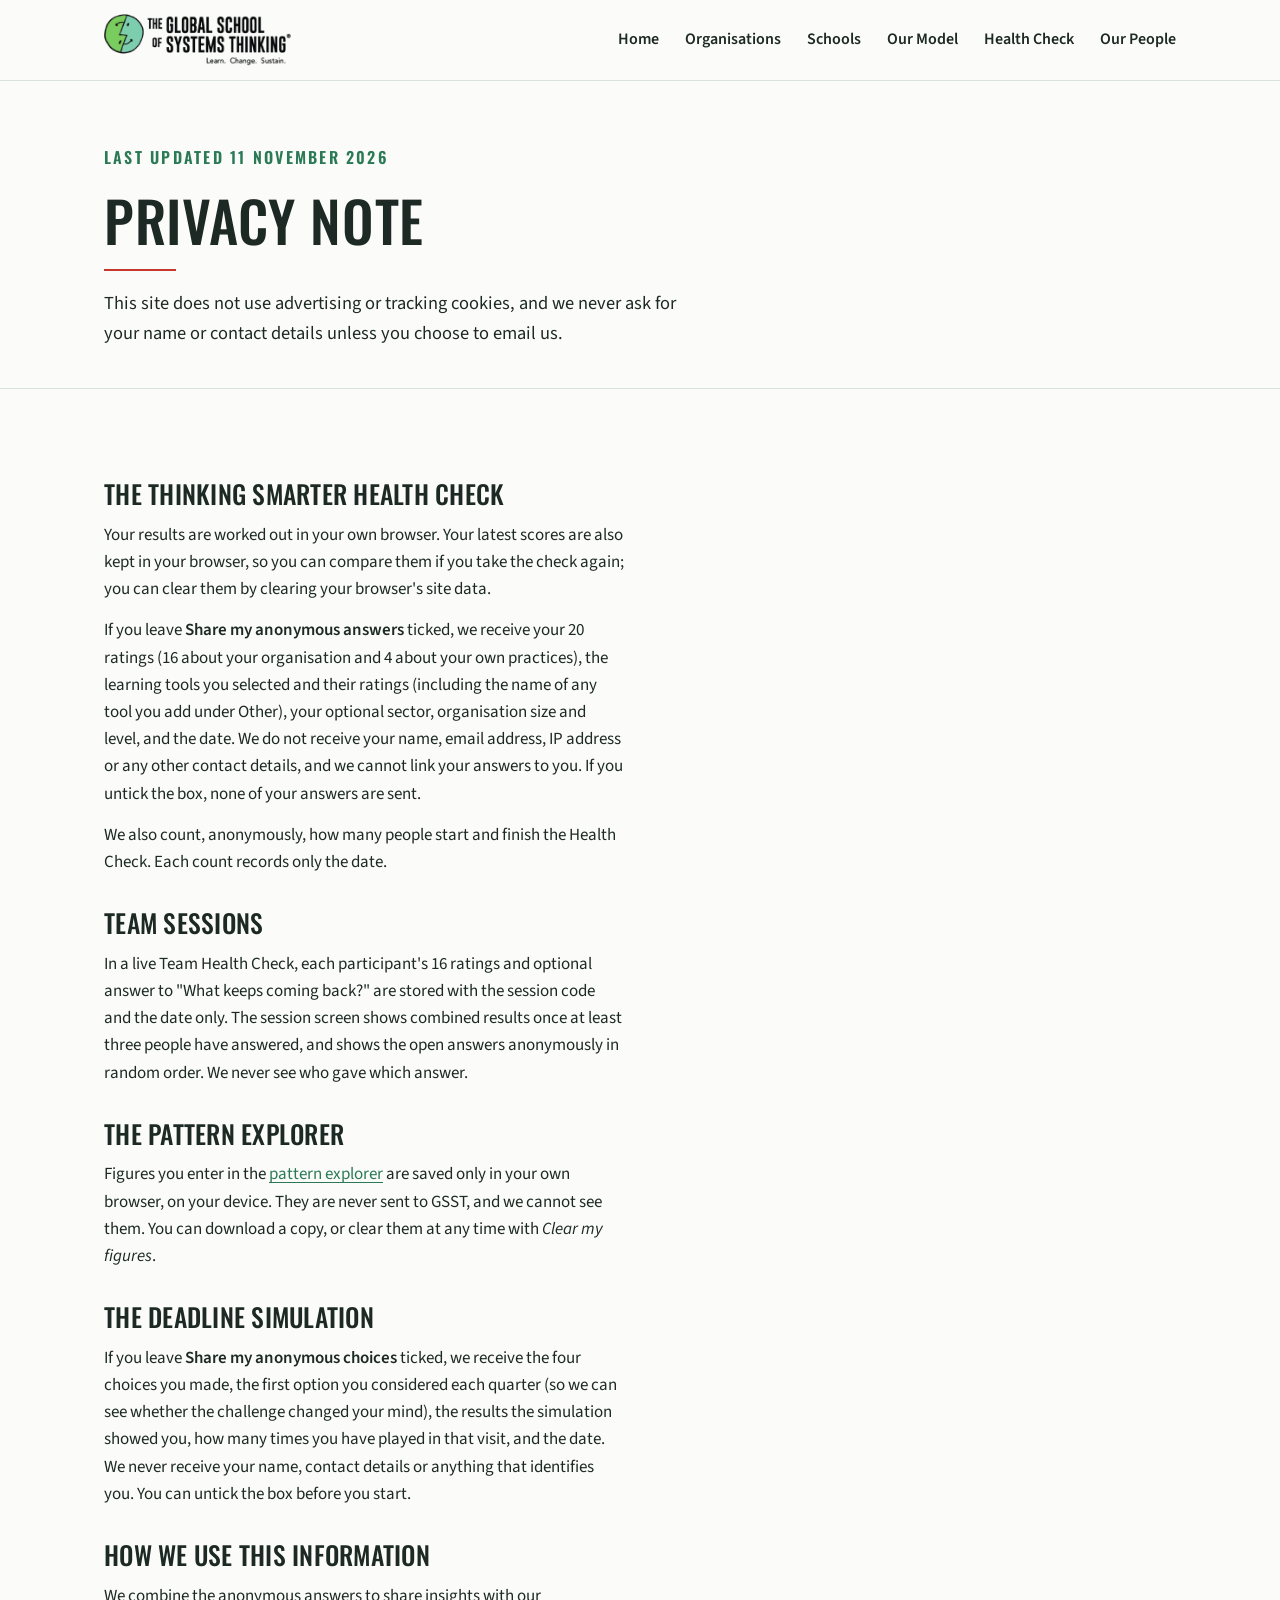
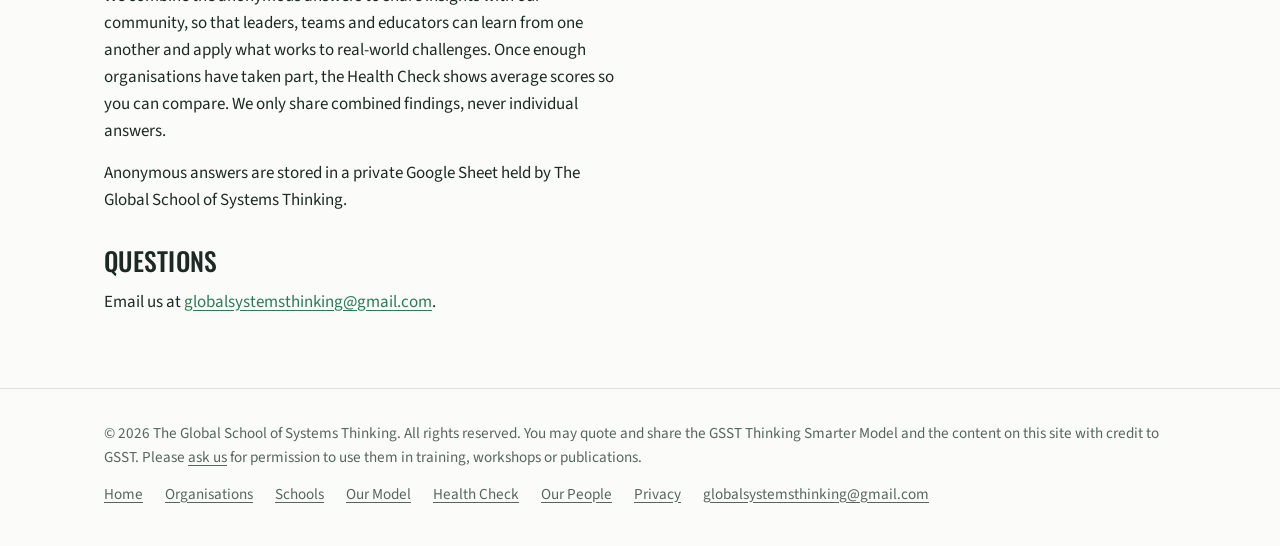
<file: privacy.html>
<!DOCTYPE html>
<html lang="en-SG">
<head>
<meta charset="utf-8">
<meta name="viewport" content="width=device-width, initial-scale=1">
<title>Privacy Note | The Global School of Systems Thinking</title>
<meta name="description" content="How the GSST website and Thinking Smarter Health Check handle information.">
<link rel="canonical" href="https://globalsystemsthinking.org/privacy.html">
<meta property="og:type" content="website">
<meta property="og:site_name" content="The Global School of Systems Thinking">
<meta property="og:url" content="https://globalsystemsthinking.org/privacy.html">
<meta property="og:title" content="Privacy Note | The Global School of Systems Thinking">
<meta property="og:description" content="How the GSST website and Thinking Smarter Health Check handle information.">
<meta property="og:image" content="https://globalsystemsthinking.org/assets/share/og-home.jpg">
<meta property="og:image:width" content="1200">
<meta property="og:image:height" content="630">
<meta name="twitter:card" content="summary_large_image">
<meta name="twitter:title" content="Privacy Note | The Global School of Systems Thinking">
<meta name="twitter:description" content="How the GSST website and Thinking Smarter Health Check handle information.">
<meta name="twitter:image" content="https://globalsystemsthinking.org/assets/share/og-home.jpg">
<link rel="icon" type="image/png" href="assets/favicon.png">
<link rel="stylesheet" href="styles.css?v=20261127d">
<script src="share.js?v=20261124a" defer></script>
</head>
<body id="top">
<header class="site-header">
  <div class="wrap">
    <a class="brand" href="index.html"><img src="assets/logo.png" alt="The Global School of Systems Thinking" width="863" height="240"></a>
    <nav class="nav" aria-label="Main">
      <a href="index.html">Home</a>
      <a href="organisations.html">Organisations</a>
      <a href="schools.html">Schools</a>
      <a href="model.html">Our Model</a>
      <a href="health-check.html">Health Check</a>
      <a href="people.html">Our People</a>
    </nav>
  </div>
</header>
<main>
<section class="page-intro">
  <div class="wrap stack">
    <span class="eyebrow">Last updated 11 November 2026</span>
    <h1>Privacy note</h1>
    <hr class="rule">
    <p class="lead">This site does not use advertising or tracking cookies, and we never ask for your name or contact details unless you choose to email us.</p>
  </div>
</section>
<section>
  <div class="wrap stack prose">
    <h2>The Thinking Smarter Health Check</h2>
    <p>Your results are worked out in your own browser. Your latest scores are also kept in your browser, so you can compare them if you take the check again; you can clear them by clearing your browser's site data.</p>
    <p>If you leave <strong>Share my anonymous answers</strong> ticked, we receive your 20 ratings (16 about your organisation and 4 about your own practices), the learning tools you selected and their ratings (including the name of any tool you add under Other), your optional sector, organisation size and level, and the date. We do not receive your name, email address, IP address or any other contact details, and we cannot link your answers to you. If you untick the box, none of your answers are sent.</p>
    <p>We also count, anonymously, how many people start and finish the Health Check. Each count records only the date.</p>
    <h2>Team sessions</h2>
    <p>In a live Team Health Check, each participant's 16 ratings and optional answer to "What keeps coming back?" are stored with the session code and the date only. The session screen shows combined results once at least three people have answered, and shows the open answers anonymously in random order. We never see who gave which answer.</p>
    <h2>The pattern explorer</h2>
    <p>Figures you enter in the <a href="pattern.html">pattern explorer</a> are saved only in your own browser, on your device. They are never sent to GSST, and we cannot see them. You can download a copy, or clear them at any time with <em>Clear my figures</em>.</p>
    <h2 id="simulation">The deadline simulation</h2>
    <p>If you leave <strong>Share my anonymous choices</strong> ticked, we receive the four choices you made, the first option you considered each quarter (so we can see whether the challenge changed your mind), the results the simulation showed you, how many times you have played in that visit, and the date. We never receive your name, contact details or anything that identifies you. You can untick the box before you start.</p>
    <h2>How we use this information</h2>
    <p>We combine the anonymous answers to share insights with our community, so that leaders, teams and educators can learn from one another and apply what works to real-world challenges. Once enough organisations have taken part, the Health Check shows average scores so you can compare. We only share combined findings, never individual answers.</p>
    <p>Anonymous answers are stored in a private Google Sheet held by The Global School of Systems Thinking.</p>
    <h2>Questions</h2>
    <p>Email us at <a href="mailto:globalsystemsthinking@gmail.com">globalsystemsthinking@gmail.com</a>.</p>
  </div>
</section>
</main>
<footer class="site-footer">
  <div class="wrap">
    <span>&copy; 2026 The Global School of Systems Thinking. All rights reserved. You may quote and share the GSST Thinking Smarter Model and the content on this site with credit to GSST. Please <a href="mailto:globalsystemsthinking@gmail.com">ask us</a> for permission to use them in training, workshops or publications.</span>
    <nav aria-label="Footer">
      <a href="index.html">Home</a>
      <a href="organisations.html">Organisations</a>
      <a href="schools.html">Schools</a>
      <a href="model.html">Our Model</a>
      <a href="health-check.html">Health Check</a>
      <a href="people.html">Our People</a>
      <a href="privacy.html">Privacy</a>
      <a href="mailto:globalsystemsthinking@gmail.com">globalsystemsthinking@gmail.com</a>
    </nav>
  </div>
</footer>
</body>
</html>
</file>
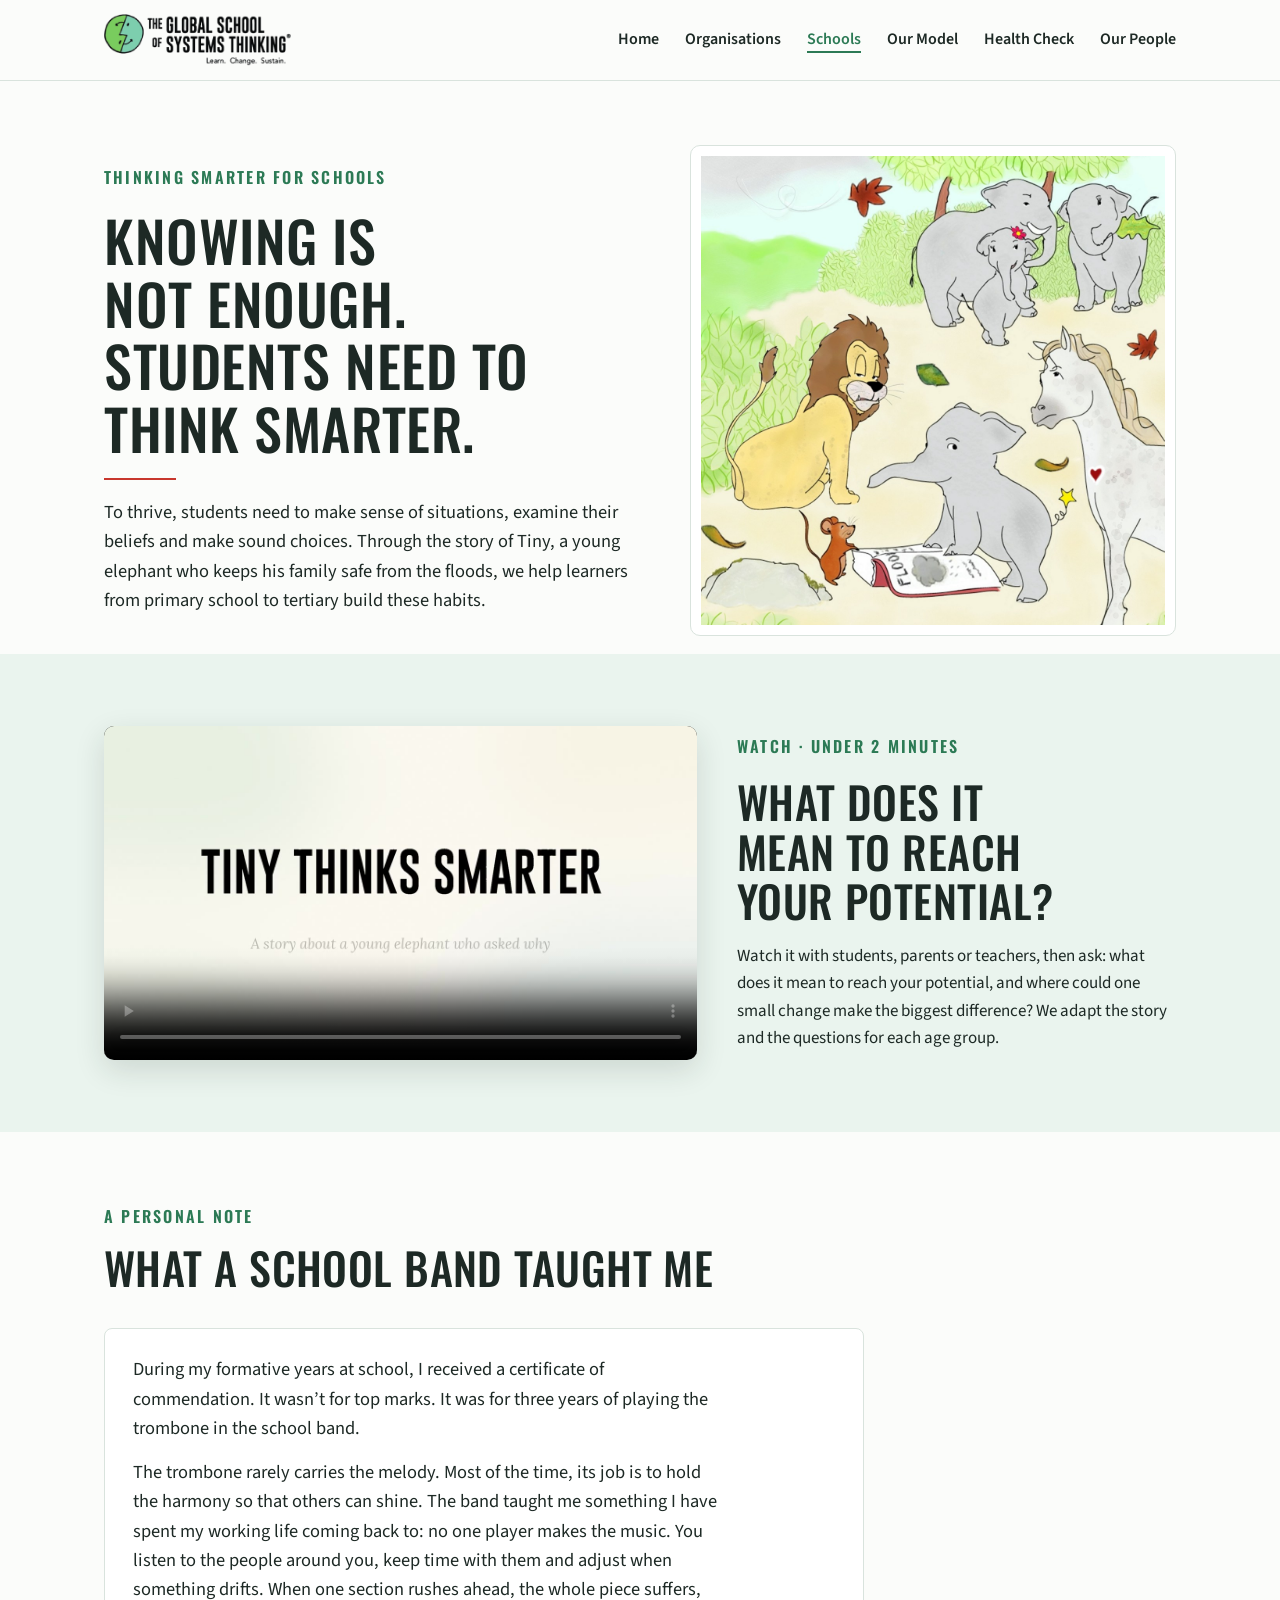
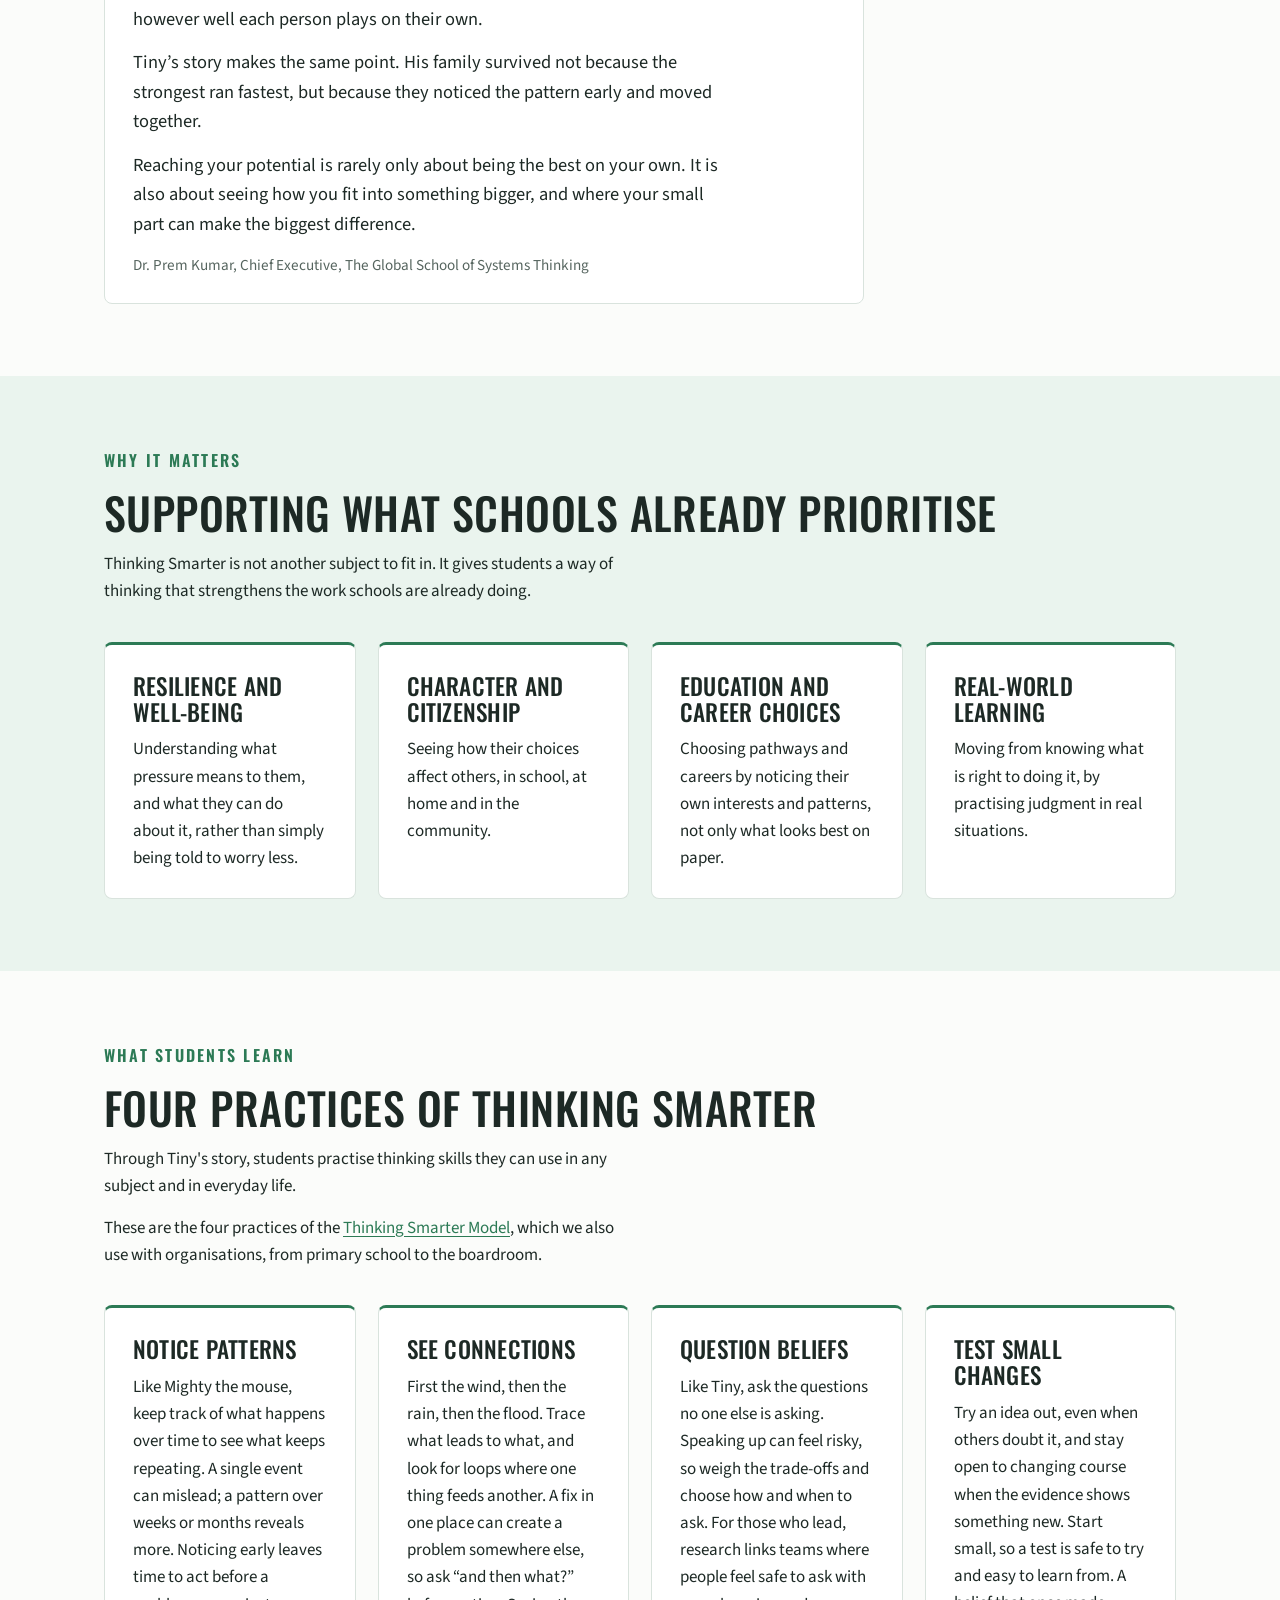
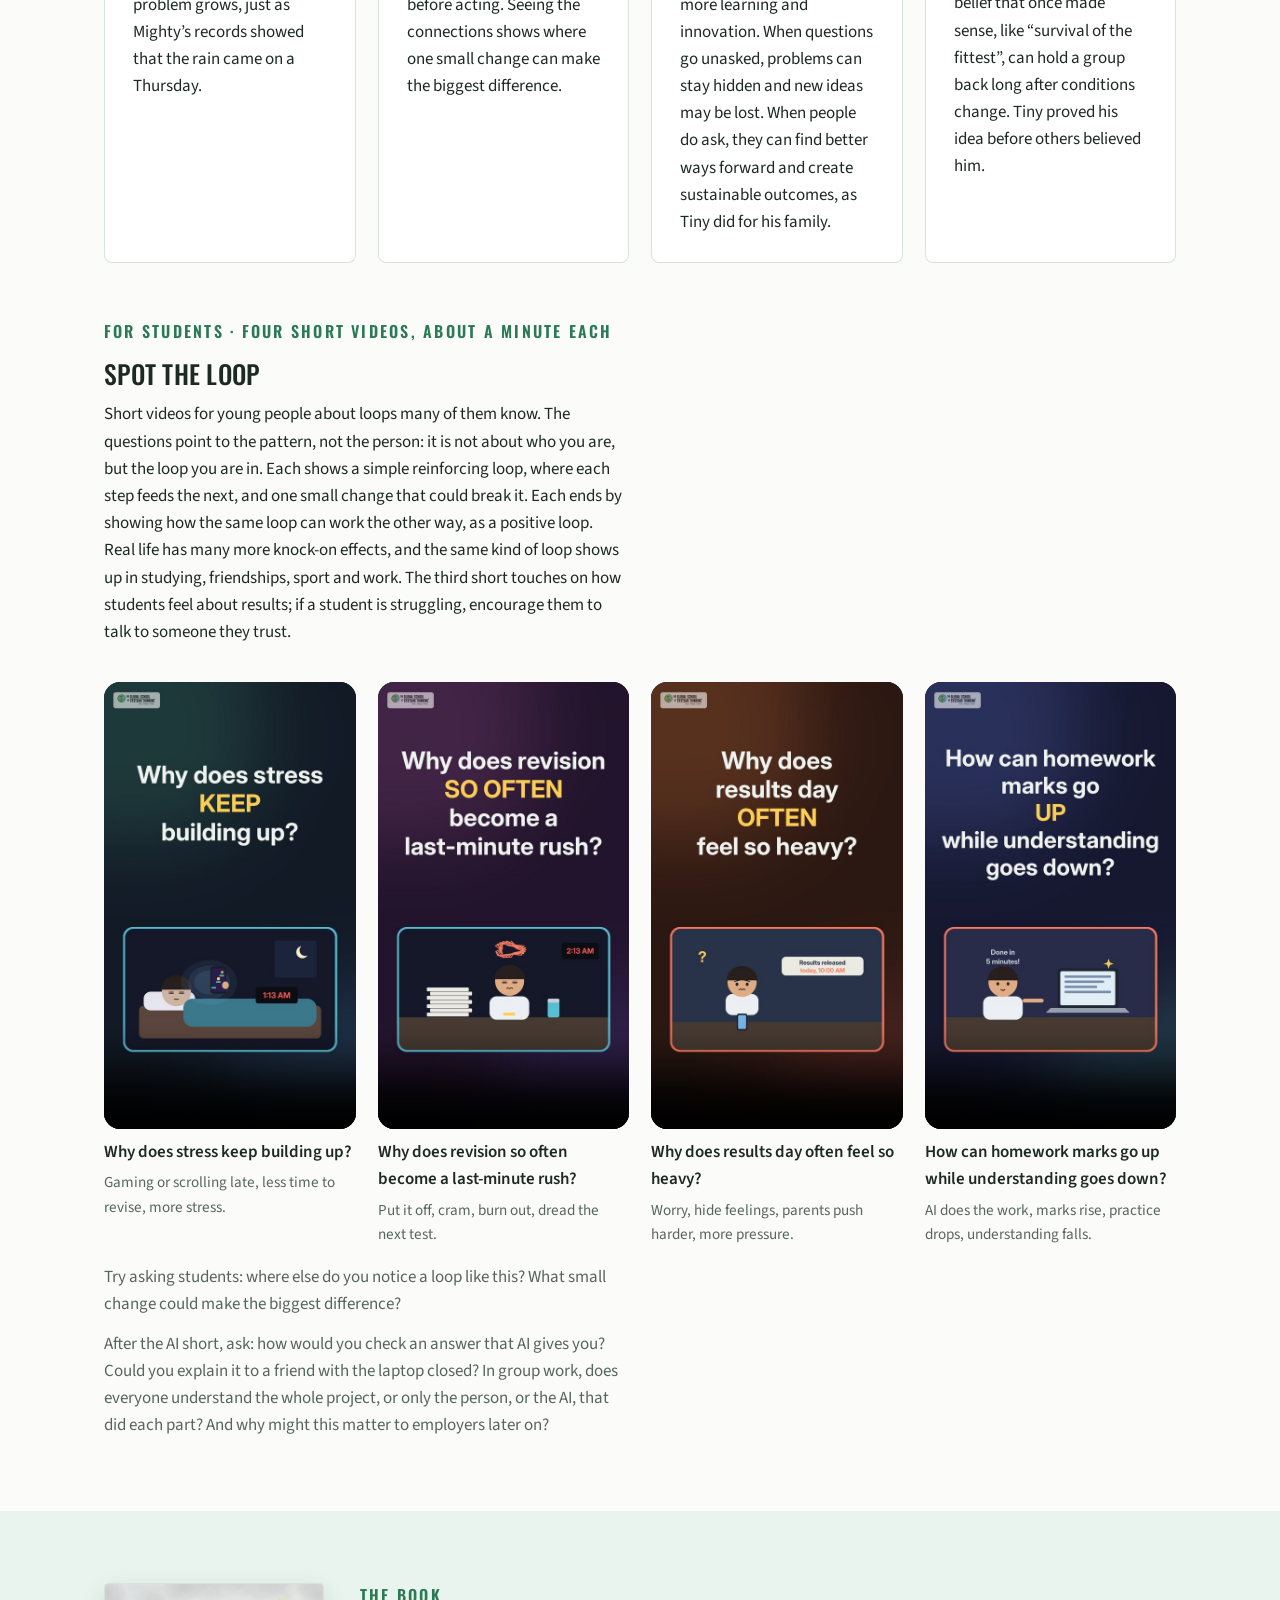
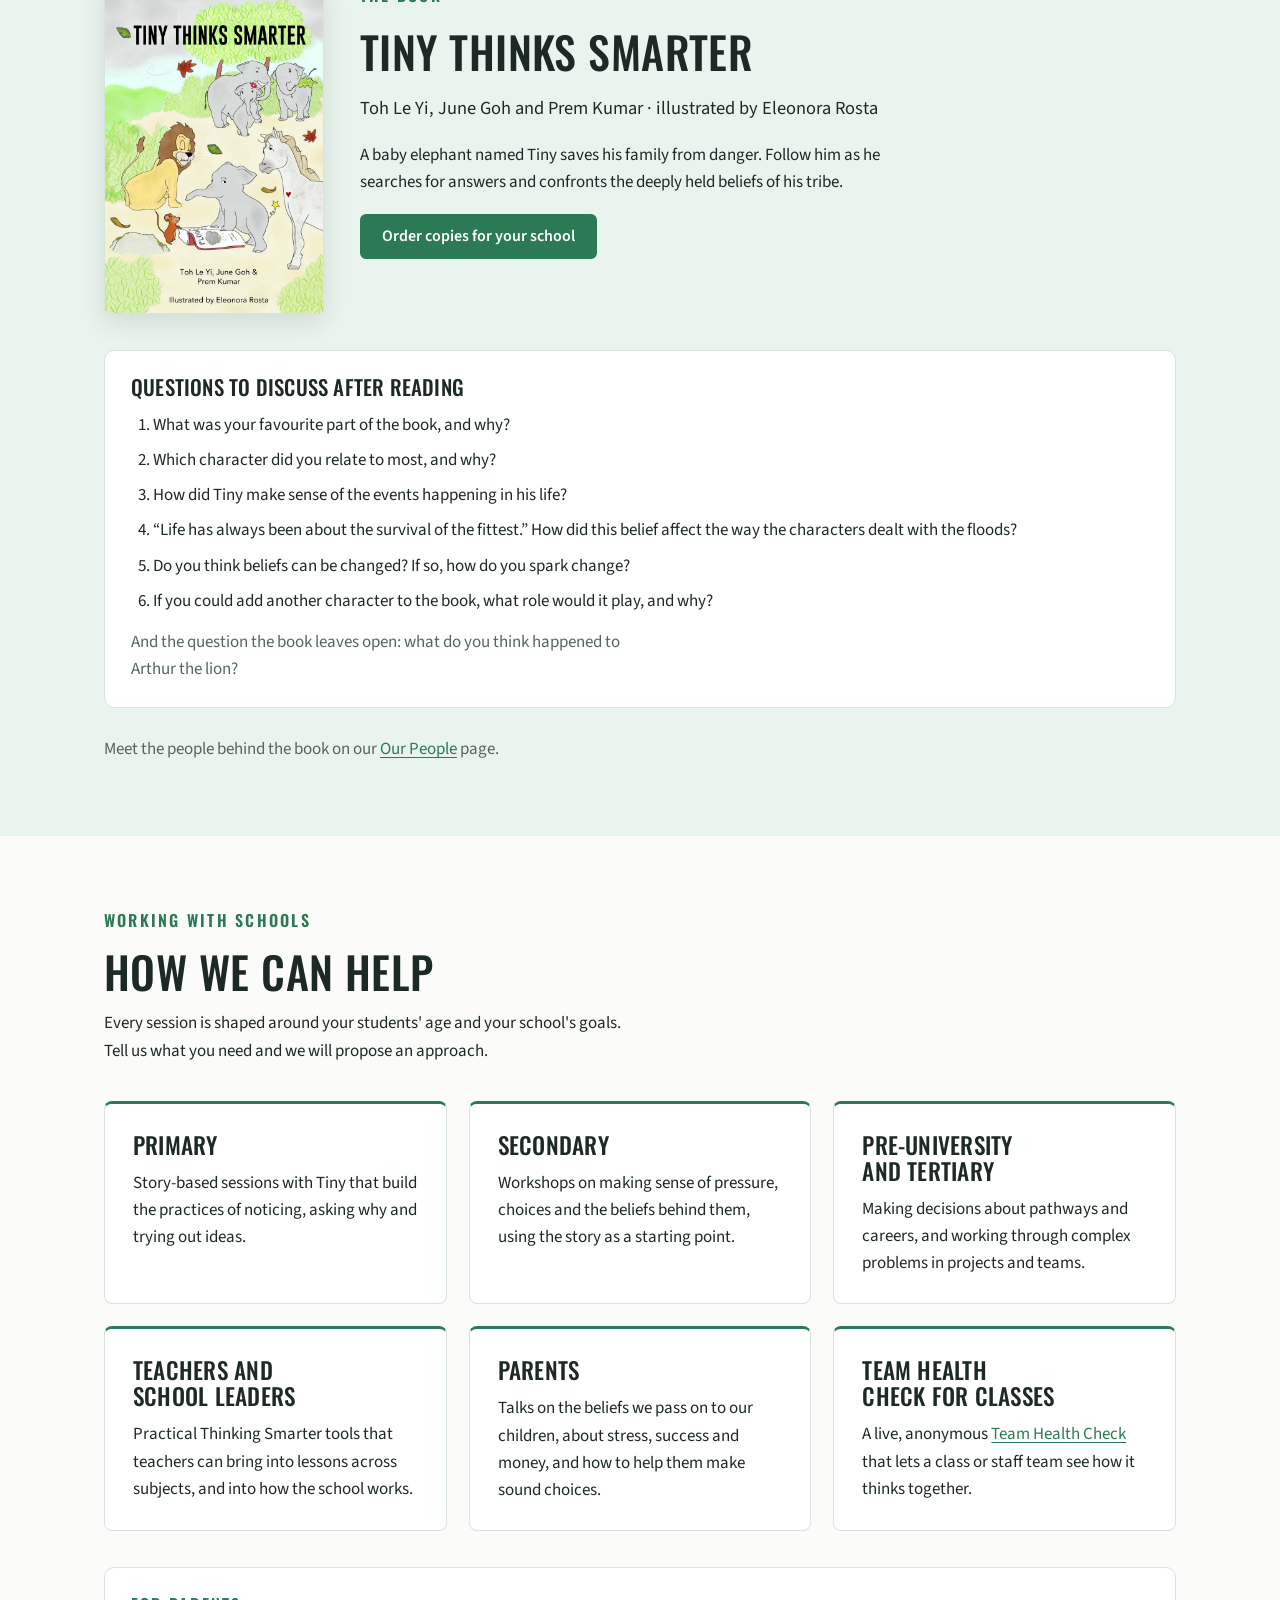
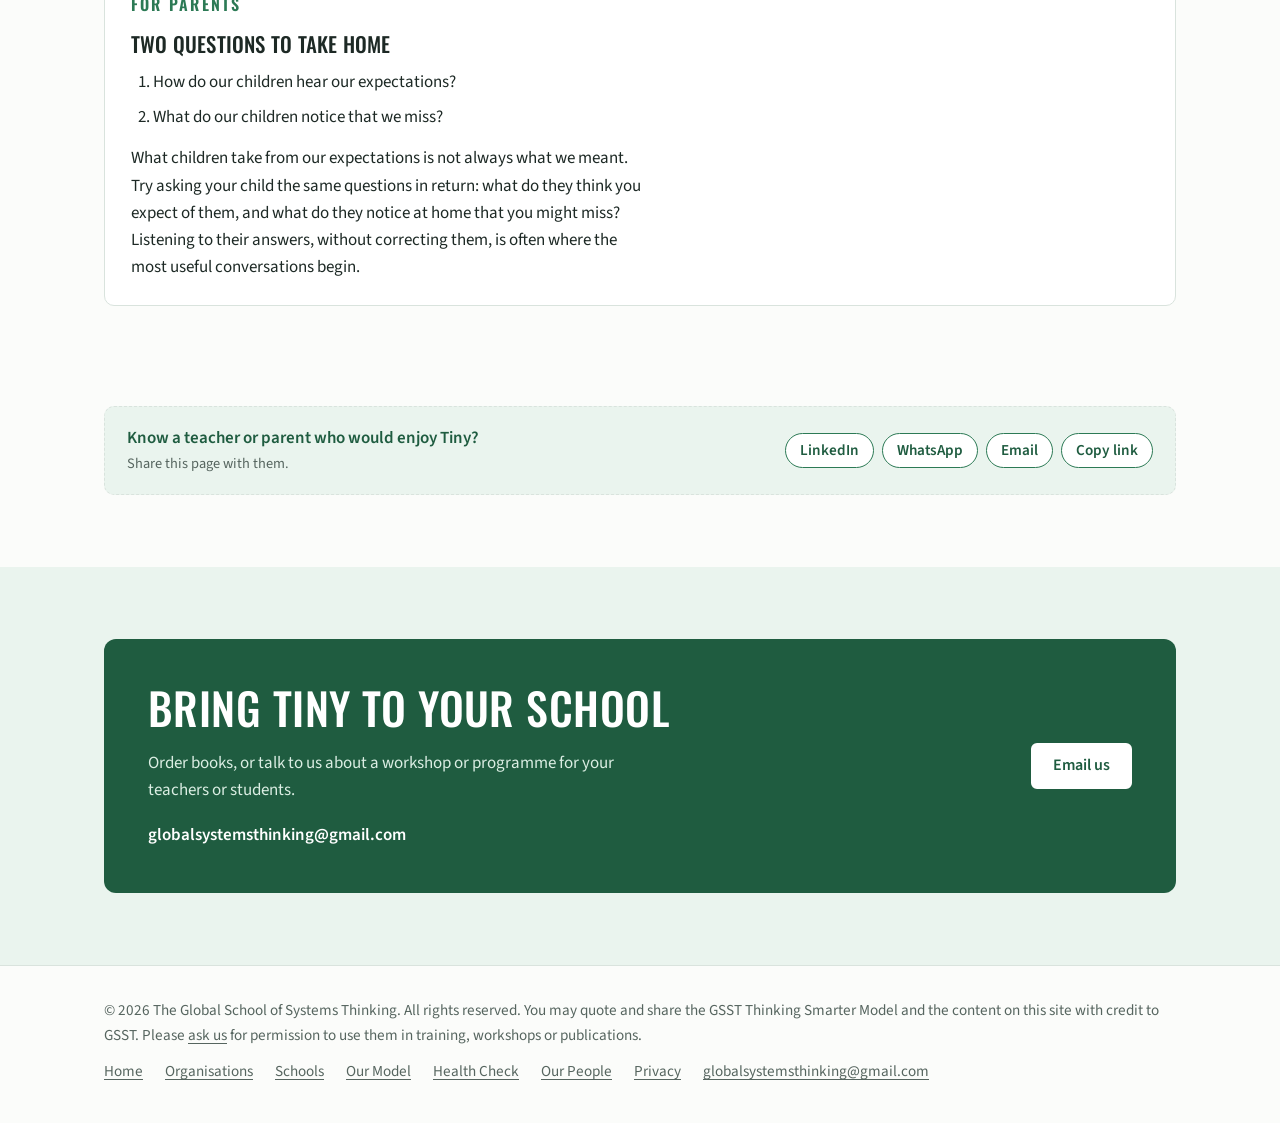
<file: schools.html>
<!DOCTYPE html>
<html lang="en-SG">
<head>
<meta charset="utf-8">
<meta name="viewport" content="width=device-width, initial-scale=1">
<title>Tiny Thinks Smarter for Schools | GSST</title>
<meta name="description" content="Thinking skills for learners of every age through the story of Tiny the elephant: a short video, the book, discussion questions and support for schools.">
<link rel="canonical" href="https://globalsystemsthinking.org/schools.html">
<meta property="og:type" content="website">
<meta property="og:site_name" content="The Global School of Systems Thinking">
<meta property="og:url" content="https://globalsystemsthinking.org/schools.html">
<meta property="og:title" content="Tiny Thinks Smarter for Schools | GSST">
<meta property="og:description" content="Thinking skills for learners of every age through the story of Tiny the elephant: a short video, the book, discussion questions and support for schools.">
<meta property="og:image" content="https://globalsystemsthinking.org/assets/share/og-schools.jpg">
<meta property="og:image:width" content="1200">
<meta property="og:image:height" content="630">
<meta name="twitter:card" content="summary_large_image">
<meta name="twitter:title" content="Tiny Thinks Smarter for Schools | GSST">
<meta name="twitter:description" content="Thinking skills for learners of every age through the story of Tiny the elephant: a short video, the book, discussion questions and support for schools.">
<meta name="twitter:image" content="https://globalsystemsthinking.org/assets/share/og-schools.jpg">
<link rel="icon" type="image/png" href="assets/favicon.png">
<link rel="stylesheet" href="styles.css?v=20261127d">
<script src="share.js?v=20261124a" defer></script>
</head>
<body id="top">
<header class="site-header">
  <div class="wrap">
    <a class="brand" href="index.html"><img src="assets/logo.png" alt="The Global School of Systems Thinking" width="863" height="240"></a>
    <nav class="nav" aria-label="Main">
      <a href="index.html">Home</a>
      <a href="organisations.html">Organisations</a>
      <a href="schools.html" aria-current="page">Schools</a>
      <a href="model.html">Our Model</a>
      <a href="health-check.html">Health Check</a>
      <a href="people.html">Our People</a>
    </nav>
  </div>
</header>
<main>
<section class="hero">
  <div class="wrap">
    <div class="stack">
      <span class="eyebrow">Thinking Smarter for schools</span>
      <h1>Knowing is not enough. Students need to think smarter.</h1>
      <hr class="rule">
      <p class="lead">To thrive, students need to make sense of situations, examine their beliefs and make sound choices. Through the story of Tiny, a young elephant who keeps his family safe from the floods, we help learners from primary school to tertiary build these habits.</p>
    </div>
    <img class="hero-art" src="assets/schools-hero.jpg" alt="Illustration from Tiny Thinks Smarter: Tiny the elephant, Mighty the mouse, Arthur the lion and Hazey the horse" width="1188" height="1200">
  </div>
</section>

<section class="band" id="video">
  <div class="wrap video-grid">
    <div class="video-frame">
      <video controls preload="metadata" playsinline poster="assets/tiny-video-poster.jpg" controlslist="nodownload" disablepictureinpicture oncontextmenu="return false;" width="1920" height="1080">
        <source src="assets/tiny-thinks-smarter.mp4" type="video/mp4">
        Your browser cannot play this video.
      </video>
    </div>
    <div class="stack">
      <span class="eyebrow">Watch &middot; under 2 minutes</span>
      <h2>What does it mean to reach your potential?</h2>
      <p>Watch it with students, parents or teachers, then ask: what does it mean to reach your potential, and where could one small change make the biggest difference? We adapt the story and the questions for each age group.</p>
    </div>
  </div>
</section>

<section id="note">
  <div class="wrap">
    <div class="section-head">
      <span class="eyebrow">A personal note</span>
      <h2>What a school band taught me</h2>
    </div>
    <blockquote class="note-text">
      <p>During my formative years at school, I received a certificate of commendation. It wasn&rsquo;t for top marks. It was for three years of playing the trombone in the school band.</p>
      <p>The trombone rarely carries the melody. Most of the time, its job is to hold the harmony so that others can shine. The band taught me something I have spent my working life coming back to: no one player makes the music. You listen to the people around you, keep time with them and adjust when something drifts. When one section rushes ahead, the whole piece suffers, however well each person plays on their own.</p>
      <p>Tiny&rsquo;s story makes the same point. His family survived not because the strongest ran fastest, but because they noticed the pattern early and moved together.</p>
      <p>Reaching your potential is rarely only about being the best on your own. It is also about seeing how you fit into something bigger, and where your small part can make the biggest difference.</p>
      <footer>Dr. Prem Kumar, Chief Executive, The Global School of Systems Thinking</footer>
    </blockquote>
  </div>
</section>

<section id="why" class="band">
  <div class="wrap">
    <div class="section-head">
      <span class="eyebrow">Why it matters</span>
      <h2>Supporting what schools already prioritise</h2>
      <p>Thinking Smarter is not another subject to fit in. It gives students a way of thinking that strengthens the work schools are already doing.</p>
    </div>
    <div class="tiles four">
      <article class="tile"><h3>Resilience and well-being</h3><p>Understanding what pressure means to them, and what they can do about it, rather than simply being told to worry less.</p></article>
      <article class="tile"><h3>Character and citizenship</h3><p>Seeing how their choices affect others, in school, at home and in the community.</p></article>
      <article class="tile"><h3>Education and career choices</h3><p>Choosing pathways and careers by noticing their own interests and patterns, not only what looks best on paper.</p></article>
      <article class="tile"><h3>Real-world learning</h3><p>Moving from knowing what is right to doing it, by practising judgment in real situations.</p></article>
    </div>
  </div>
</section>

<section id="learn">
  <div class="wrap">
    <div class="section-head">
      <span class="eyebrow">What students learn</span>
      <h2>Four practices of thinking smarter</h2>
      <p>Through Tiny's story, students practise thinking skills they can use in any subject and in everyday life.</p>
          <p>These are the four practices of the <a href="model.html">Thinking Smarter Model</a>, which we also use with organisations, from primary school to the boardroom.</p>
    </div>
    <div class="tiles four">
      <article class="tile"><h3>Notice patterns</h3><p>Like Mighty the mouse, keep track of what happens over time to see what keeps repeating. A single event can mislead; a pattern over weeks or months reveals more. Noticing early leaves time to act before a problem grows, just as Mighty&rsquo;s records showed that the rain came on a Thursday.</p></article>
      <article class="tile"><h3>See connections</h3><p>First the wind, then the rain, then the flood. Trace what leads to what, and look for loops where one thing feeds another. A fix in one place can create a problem somewhere else, so ask &ldquo;and then what?&rdquo; before acting. Seeing the connections shows where one small change can make the biggest difference.</p></article>
      <article class="tile"><h3>Question beliefs</h3><p>Like Tiny, ask the questions no one else is asking. Speaking up can feel risky, so weigh the trade-offs and choose how and when to ask. For those who lead, research links teams where people feel safe to ask with more learning and innovation. When questions go unasked, problems can stay hidden and new ideas may be lost. When people do ask, they can find better ways forward and create sustainable outcomes, as Tiny did for his family.</p></article>
      <article class="tile"><h3>Test small changes</h3><p>Try an idea out, even when others doubt it, and stay open to changing course when the evidence shows something new. Start small, so a test is safe to try and easy to learn from. A belief that once made sense, like &ldquo;survival of the fittest&rdquo;, can hold a group back long after conditions change. Tiny proved his idea before others believed him.</p></article>
    </div>
    <div class="shorts">
      <div class="section-head">
        <span class="eyebrow">For students &middot; four short videos, about a minute each</span>
        <h3>Spot the loop</h3>
        <p>Short videos for young people about loops many of them know. The questions point to the pattern, not the person: it is not about who you are, but the loop you are in. Each shows a simple reinforcing loop, where each step feeds the next, and one small change that could break it. Each ends by showing how the same loop can work the other way, as a positive loop. Real life has many more knock-on effects, and the same kind of loop shows up in studying, friendships, sport and work. The third short touches on how students feel about results; if a student is struggling, encourage them to talk to someone they trust.</p>
      </div>
      <div class="shorts-grid">
        <figure class="short-item">
          <video controls preload="none" playsinline poster="assets/short-stress-loop.jpg?v=20261125" controlslist="nodownload" disablepictureinpicture oncontextmenu="return false;" width="1080" height="1920">
            <source src="assets/short-stress-loop.mp4?v=20261125" type="video/mp4">
            Your browser cannot play this video.
          </video>
          <figcaption><strong>Why does stress keep building up?</strong><span>Gaming or scrolling late, less time to revise, more stress.</span></figcaption>
        </figure>
        <figure class="short-item">
          <video controls preload="none" playsinline poster="assets/short-cramming-loop.jpg?v=20261125" controlslist="nodownload" disablepictureinpicture oncontextmenu="return false;" width="1080" height="1920">
            <source src="assets/short-cramming-loop.mp4?v=20261125" type="video/mp4">
            Your browser cannot play this video.
          </video>
          <figcaption><strong>Why does revision so often become a last-minute rush?</strong><span>Put it off, cram, burn out, dread the next test.</span></figcaption>
        </figure>
        <figure class="short-item">
          <video controls preload="none" playsinline poster="assets/short-results-day-loop.jpg?v=20261125" controlslist="nodownload" disablepictureinpicture oncontextmenu="return false;" width="1080" height="1920">
            <source src="assets/short-results-day-loop.mp4?v=20261125" type="video/mp4">
            Your browser cannot play this video.
          </video>
          <figcaption><strong>Why does results day often feel so heavy?</strong><span>Worry, hide feelings, parents push harder, more pressure.</span></figcaption>
        </figure>
        <figure class="short-item">
          <video controls preload="none" playsinline poster="assets/short-ai-homework-loop.jpg?v=20261125" controlslist="nodownload" disablepictureinpicture oncontextmenu="return false;" width="1080" height="1920">
            <source src="assets/short-ai-homework-loop.mp4?v=20261125" type="video/mp4">
            Your browser cannot play this video.
          </video>
          <figcaption><strong>How can homework marks go up while understanding goes down?</strong><span>AI does the work, marks rise, practice drops, understanding falls.</span></figcaption>
        </figure>
      </div>
      <p class="muted">Try asking students: where else do you notice a loop like this? What small change could make the biggest difference?</p>
      <p class="muted" style="margin-top:12px">After the AI short, ask: how would you check an answer that AI gives you? Could you explain it to a friend with the laptop closed? In group work, does everyone understand the whole project, or only the person, or the AI, that did each part? And why might this matter to employers later on?</p>
    </div>
  </div>
</section>

<section id="book" class="band">
  <div class="wrap">
    <div class="book-lead">
      <img src="assets/book-tiny-thinks-smarter.jpg" alt="Cover of Tiny Thinks Smarter" width="700" height="1054">
      <div class="stack">
        <span class="eyebrow">The book</span>
        <h2>Tiny Thinks Smarter</h2>
        <p class="lead">Toh Le Yi, June Goh and Prem Kumar &middot; illustrated by Eleonora Rosta</p>
        <p>A baby elephant named Tiny saves his family from danger. Follow him as he searches for answers and confronts the deeply held beliefs of his tribe.</p>
        <div class="actions"><a class="btn btn-primary" href="mailto:globalsystemsthinking@gmail.com?subject=Tiny%20Thinks%20Smarter%20for%20our%20school">Order copies for your school</a></div>
      </div>
    </div>
    <div class="card" style="margin-top:36px">
      <h3>Questions to discuss after reading</h3>
      <ol class="tips">
        <li>What was your favourite part of the book, and why?</li>
        <li>Which character did you relate to most, and why?</li>
        <li>How did Tiny make sense of the events happening in his life?</li>
        <li>&ldquo;Life has always been about the survival of the fittest.&rdquo; How did this belief affect the way the characters dealt with the floods?</li>
        <li>Do you think beliefs can be changed? If so, how do you spark change?</li>
        <li>If you could add another character to the book, what role would it play, and why?</li>
      </ol>
      <p class="muted">And the question the book leaves open: what do you think happened to Arthur the lion?</p>
    </div>
    <p class="muted" style="margin-top:28px">Meet the people behind the book on our <a href="people.html#books">Our People</a> page.</p>
    </div>
  </div>
</section>

<section id="offer">
  <div class="wrap">
    <div class="section-head">
      <span class="eyebrow">Working with schools</span>
      <h2>How we can help</h2>
      <p>Every session is shaped around your students' age and your school's goals. Tell us what you need and we will propose an approach.</p>
    </div>
    <div class="tiles three">
      <article class="tile"><h3>Primary</h3><p>Story-based sessions with Tiny that build the practices of noticing, asking why and trying out ideas.</p></article>
      <article class="tile"><h3>Secondary</h3><p>Workshops on making sense of pressure, choices and the beliefs behind them, using the story as a starting point.</p></article>
      <article class="tile"><h3>Pre-university and tertiary</h3><p>Making decisions about pathways and careers, and working through complex problems in projects and teams.</p></article>
      <article class="tile"><h3>Teachers and school leaders</h3><p>Practical Thinking Smarter tools that teachers can bring into lessons across subjects, and into how the school works.</p></article>
      <article class="tile"><h3>Parents</h3><p>Talks on the beliefs we pass on to our children, about stress, success and money, and how to help them make sound choices.</p></article>
      <article class="tile"><h3>Team Health Check for classes</h3><p>A live, anonymous <a href="session.html">Team Health Check</a> that lets a class or staff team see how it thinks together.</p></article>
    </div>
    <div class="card" id="parents" style="margin-top:36px">
      <span class="eyebrow">For parents</span>
      <h3>Two questions to take home</h3>
      <ol class="tips">
        <li>How do our children hear our expectations?</li>
        <li>What do our children notice that we miss?</li>
      </ol>
      <p>What children take from our expectations is not always what we meant. Try asking your child the same questions in return: what do they think you expect of them, and what do they notice at home that you might miss? Listening to their answers, without correcting them, is often where the most useful conversations begin.</p>
    </div>
  </div>
</section>

<section style="padding-top:0">
  <div class="wrap">
    <div class="share" data-text="Tiny Thinks Smarter: thinking skills for learners of every age, with a short video, student shorts and discussion questions."><div class="share-q">Know a teacher or parent who would enjoy Tiny?<small>Share this page with them.</small></div><div class="share-btns"><button type="button" class="share-native" hidden>Share</button><a data-net="linkedin" target="_blank" rel="noopener">LinkedIn</a><a data-net="whatsapp" target="_blank" rel="noopener">WhatsApp</a><a data-net="email">Email</a><button type="button" class="share-copy">Copy link</button></div></div>
  </div>
</section>

<section class="band">
  <div class="wrap">
    <div class="cta">
      <div class="stack">
        <h2>Bring Tiny to your school</h2>
        <p>Order books, or talk to us about a workshop or programme for your teachers or students.</p>
        <p class="address">globalsystemsthinking@gmail.com</p>
      </div>
      <div class="actions"><a class="btn btn-primary" href="mailto:globalsystemsthinking@gmail.com?subject=Systems%20thinking%20for%20our%20school">Email us</a></div>
    </div>
  </div>
</section>

</main>
<footer class="site-footer">
  <div class="wrap">
    <span>&copy; 2026 The Global School of Systems Thinking. All rights reserved. You may quote and share the GSST Thinking Smarter Model and the content on this site with credit to GSST. Please <a href="mailto:globalsystemsthinking@gmail.com">ask us</a> for permission to use them in training, workshops or publications.</span>
    <nav aria-label="Footer">
      <a href="index.html">Home</a>
      <a href="organisations.html">Organisations</a>
      <a href="schools.html">Schools</a>
      <a href="model.html">Our Model</a>
      <a href="health-check.html">Health Check</a>
      <a href="people.html">Our People</a>
      <a href="privacy.html">Privacy</a>
      <a href="mailto:globalsystemsthinking@gmail.com">globalsystemsthinking@gmail.com</a>
    </nav>
  </div>
</footer>
</body>
</html>
</file>
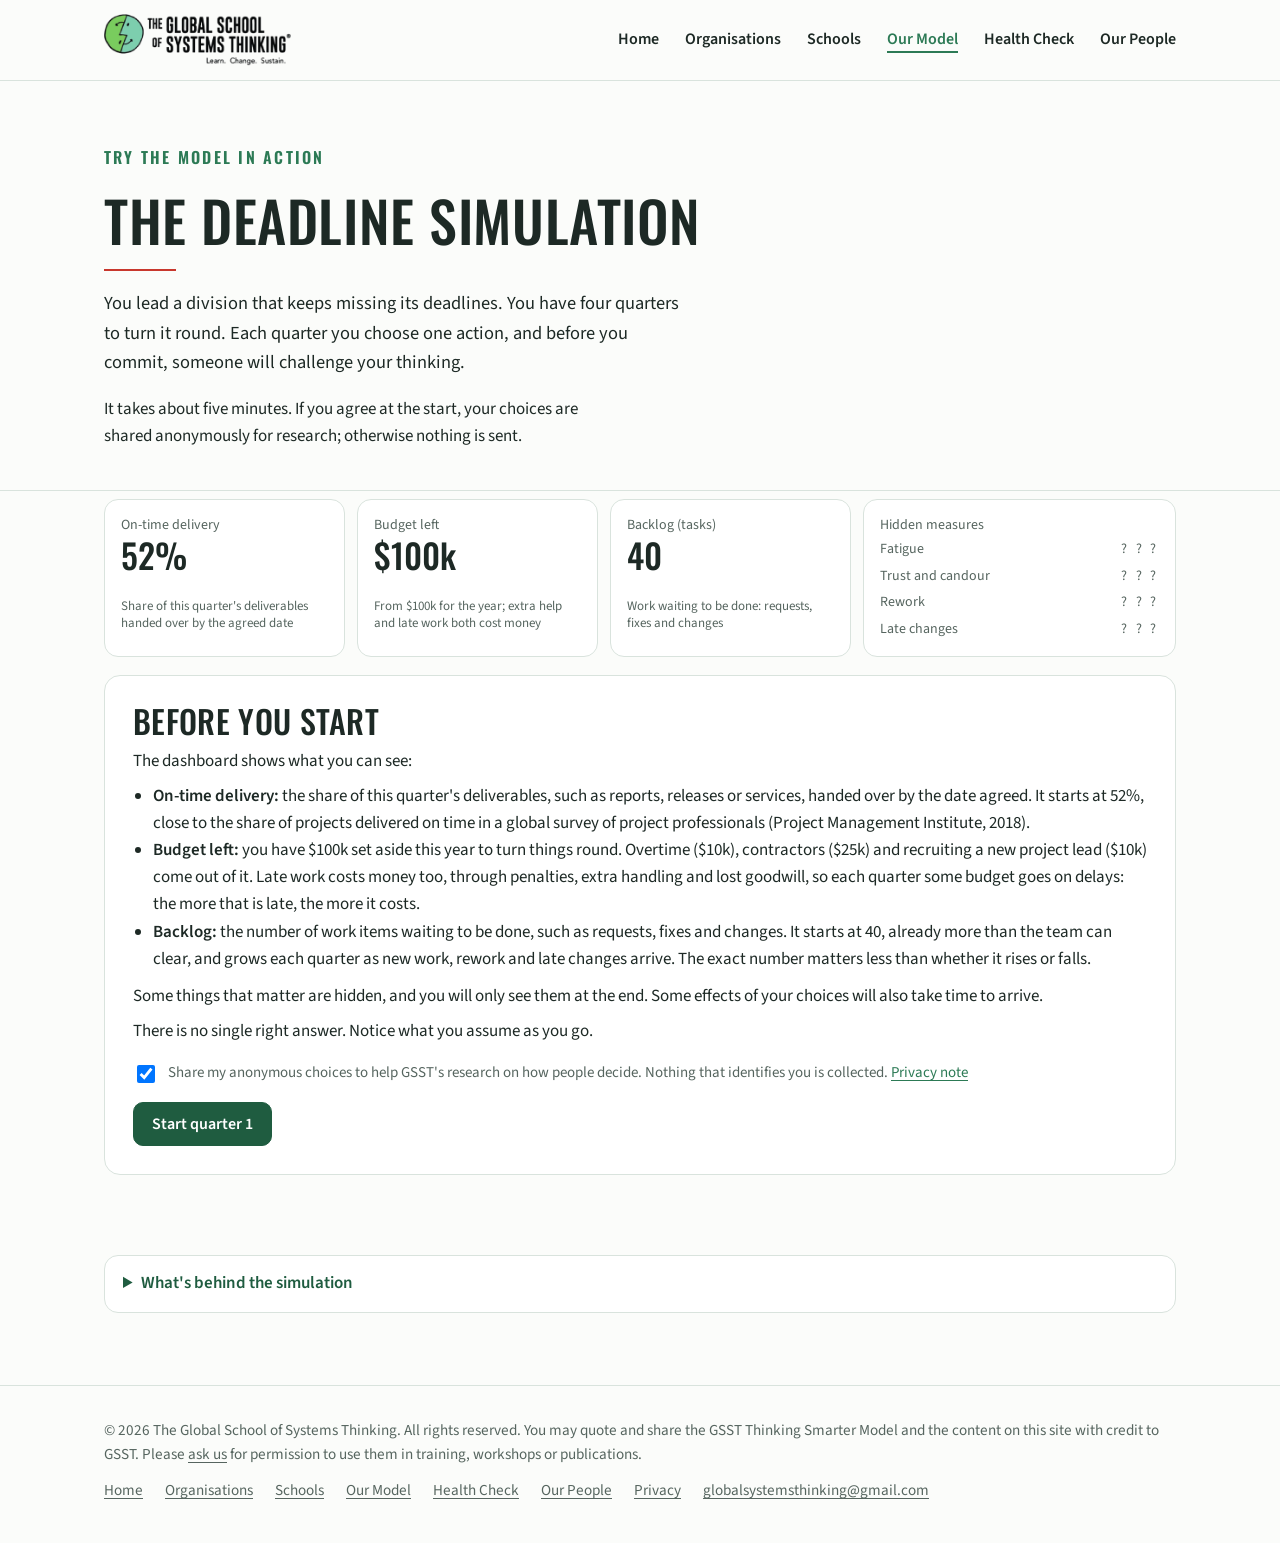
<file: simulation.html>
<!DOCTYPE html>
<html lang="en-SG">
<head>
<meta charset="utf-8">
<meta name="viewport" content="width=device-width, initial-scale=1">
<title>The Deadline Simulation | GSST</title>
<meta name="description" content="Lead a division that keeps missing deadlines for four quarters. Choose your actions, face a challenge before each one, and see the hidden loops your choices set off.">
<link rel="canonical" href="https://globalsystemsthinking.org/simulation.html">
<meta property="og:type" content="website">
<meta property="og:site_name" content="The Global School of Systems Thinking">
<meta property="og:url" content="https://globalsystemsthinking.org/simulation.html">
<meta property="og:title" content="The Deadline Simulation | GSST">
<meta property="og:description" content="Lead a division that keeps missing deadlines for four quarters. Choose your actions, face a challenge before each one, and see the hidden loops your choices set off.">
<meta property="og:image" content="https://globalsystemsthinking.org/assets/share/og-model.jpg">
<meta property="og:image:width" content="1200">
<meta property="og:image:height" content="630">
<meta name="twitter:card" content="summary_large_image">
<meta name="twitter:title" content="The Deadline Simulation | GSST">
<meta name="twitter:description" content="Lead a division that keeps missing deadlines for four quarters. Choose your actions, face a challenge before each one, and see the hidden loops your choices set off.">
<meta name="twitter:image" content="https://globalsystemsthinking.org/assets/share/og-model.jpg">
<link rel="icon" type="image/png" href="assets/favicon.png">
<link rel="stylesheet" href="styles.css?v=20261127d">
<script src="share.js?v=20261124a" defer></script>
</head>
<body id="top">
<header class="site-header">
  <div class="wrap">
    <a class="brand" href="index.html"><img src="assets/logo.png" alt="The Global School of Systems Thinking" width="863" height="240"></a>
    <nav class="nav" aria-label="Main">
      <a href="index.html">Home</a>
      <a href="organisations.html">Organisations</a>
      <a href="schools.html">Schools</a>
      <a href="model.html" aria-current="page">Our Model</a>
      <a href="health-check.html">Health Check</a>
      <a href="people.html">Our People</a>
    </nav>
  </div>
</header>
<main>
<style>
.sim{--panel:#fff;--bg:var(--paper);--deep:var(--green-deep);--red:#c8372d;--warn:#fff4dc}
.sim h2,.sim h3{font-family:var(--display);font-weight:500;text-transform:uppercase;line-height:1.05;margin:0}
.sim .dash{display:grid;grid-template-columns:repeat(3,minmax(0,1fr)) minmax(0,1.3fr);gap:12px;margin-bottom:18px}
.sim .g{background:var(--panel);border:1px solid var(--line);border-radius:14px;padding:14px 16px}
.sim .g .k{font-size:14px;color:var(--muted)}
.sim .g .v{font-family:var(--display);font-size:34px;line-height:1.1}
.sim .g .d{font-size:14px;font-weight:600;min-height:20px}
.sim .g .x{font-size:13px;line-height:1.35;color:var(--muted);margin-top:4px}
.sim .up{color:var(--green)}.sim .down{color:var(--red)}
.sim .hid .row{display:flex;justify-content:space-between;gap:8px;font-size:14px;color:var(--muted);padding:2px 0}
.sim .hid .row span:last-child{letter-spacing:.2em}
.sim .card{display:block;background:var(--panel);border:1px solid var(--line);border-radius:16px;padding:clamp(18px,3vw,28px)}
.sim .card h2{font-size:clamp(24px,3vw,32px)}
.sim .sit{margin:10px 0 16px}.sim .sit p{margin:0 0 8px;max-width:none}
.sim .note{padding:10px 14px;border-radius:10px;background:var(--tint);border-left:4px solid var(--green);margin:0 0 14px;max-width:none}
.sim .opts{display:grid;gap:10px}
.sim .opt{font:inherit;text-align:left;padding:14px 16px;border-radius:12px;border:1px solid var(--line);background:var(--bg);color:var(--ink);cursor:pointer;min-height:52px}
.sim .opt:hover{border-color:var(--green)}.sim .opt b{display:block}.sim .opt small{color:var(--green);font-weight:600}
.sim .chal{border:2px solid var(--red);border-radius:14px;padding:18px;background:var(--warn);margin-top:14px}
.sim .chal .lab{font-weight:600;color:var(--red);font-size:14px;text-transform:uppercase;letter-spacing:.06em}
.sim .chal p{font-size:19px;margin:6px 0 14px;max-width:none}
.sim .nav{display:flex;flex-wrap:wrap;gap:10px;margin-top:16px}
.sim .b{font:inherit;font-size:16px;font-weight:600;min-height:44px;padding:8px 18px;border-radius:10px;border:1px solid var(--green);background:transparent;color:var(--green);cursor:pointer}
.sim .b.go{background:var(--deep);border-color:var(--deep);color:#fff}
.sim .hint{font-size:15px;color:var(--muted);font-style:italic}
.sim .fig{position:relative;height:300px;margin:12px 0 6px}.sim .fig svg{position:absolute;inset:0;width:100%;height:100%}
.sim .legend{display:flex;flex-wrap:wrap;gap:6px 16px;font-size:14px;color:var(--muted)}
.sim .legend i{display:inline-block;width:22px;height:0;border-top:3px solid;vertical-align:middle;margin-right:6px}
.sim .loops{display:grid;gap:10px;margin:14px 0}.sim .loop{padding:12px 14px;border-radius:10px;border:1px solid var(--line)}.sim .loop b{display:block}
.sim .five{display:grid;gap:8px;margin-top:10px}.sim .five div{display:grid;grid-template-columns:34px 1fr;gap:10px;align-items:start}
.sim .five p{max-width:none}
.sim .five .n{width:34px;height:34px;border-radius:50%;display:grid;place-items:center;font-family:var(--display);color:#1d2925}
@media(max-width:760px){.sim .g .x{display:none}.sim .dash{grid-template-columns:repeat(3,minmax(0,1fr))}.sim .hid{grid-column:1/-1}.sim .g .v{font-size:28px}}
.sim-sources{background:#fff;border:1px solid var(--line);border-radius:14px;padding:14px 18px;margin-top:8px}
.sim-sources summary{cursor:pointer;font-weight:600;color:var(--green-deep)}
.sim-sources p,.sim-sources li{font-size:0.95rem;color:var(--muted);max-width:none}
.sim-sources ul{margin:8px 0 4px;padding-left:20px}
.sim-sources li{margin-bottom:6px}
</style>
<section class="page-intro">
  <div class="wrap stack">
    <span class="eyebrow">Try the model in action</span>
    <h1>The deadline simulation</h1>
    <hr class="rule">
    <p class="lead">You lead a division that keeps missing its deadlines. You have four quarters to turn it round. Each quarter you choose one action, and before you commit, someone will challenge your thinking.</p>
    <p>It takes about five minutes. If you agree at the start, your choices are shared anonymously for research; otherwise nothing is sent.</p>
  </div>
</section>
<section class="sim" style="padding-top:8px">
  <div class="wrap">
  <div class="dash" aria-label="Dashboard">
    <div class="g"><div class="k">On-time delivery</div><div class="v" id="v-ontime"></div><div class="d" id="d-ontime"></div><div class="x">Share of this quarter's deliverables handed over by the agreed date</div></div>
    <div class="g"><div class="k">Budget left</div><div class="v" id="v-budget"></div><div class="d" id="d-budget"></div><div class="x">From $100k for the year; extra help and late work both cost money</div></div>
    <div class="g"><div class="k">Backlog (tasks)</div><div class="v" id="v-backlog"></div><div class="d" id="d-backlog"></div><div class="x">Work waiting to be done: requests, fixes and changes</div></div>
    <div class="g hid"><div class="k">Hidden measures</div>
      <div class="row"><span>Fatigue</span><span id="h-fatigue">? ? ?</span></div><div class="row"><span>Trust and candour</span><span id="h-trust">? ? ?</span></div>
      <div class="row"><span>Rework</span><span id="h-rework">? ? ?</span></div><div class="row"><span>Late changes</span><span id="h-scope">? ? ?</span></div></div>
  </div>
  <div class="card" id="card" aria-live="polite"></div>
  </div>
</section>

<section style="padding-top:0">
  <div class="wrap">
    <details class="sim-sources">
      <summary>What's behind the simulation</summary>
      <p>The links between the measures in the simulation are drawn from research:</p>
      <ul>
        <li><strong>Fatigue:</strong> in a study of British munitions workers during the First World War, output rose more slowly than hours beyond about 49 hours a week (John Pencavel, <em>The Productivity of Working Hours</em>, 2015). The exact point will differ by type of work. Wider research links long hours to more injuries and errors (for example, Allard Dembe and colleagues, 2005).</li>
        <li><strong>Trust and candour:</strong> teams where people feel safe to speak up are more likely to raise problems, discuss mistakes and learn from them (Amy Edmondson, <em>Psychological Safety and Learning Behavior in Work Teams</em>, 1999).</li>
        <li><strong>Rework:</strong> errors that go unnoticed and must be corrected later create extra work and are a major cause of project delays (James Lyneis and David Ford, "System Dynamics Applied to Project Management: A Survey, Assessment, and Directions for Future Research", 2007).</li>
        <li><strong>Late changes:</strong> 52% of projects experienced scope creep or uncontrolled changes to scope (Project Management Institute, <em>Pulse of the Profession</em>, 2018).</li>
        <li><strong>Extra control:</strong> in an experiment, controls that signalled distrust reduced many people's effort (Armin Falk and Michael Kosfeld, "The Hidden Costs of Control", 2006).</li>
        <li><strong>Adding people:</strong> new team members need time for training, communication and coordination before they add full capacity (Fred Brooks, <em>The Mythical Man-Month</em>, 1975).</li>
      </ul>
      <p>These studies support the direction of each relationship shown. They do not set the specific numbers, which are illustrative and chosen to make the patterns clear, and they cannot predict outcomes in every organisation.</p>
    </details>
  </div>
</section>
<script>
{
// Deadline simulation model: shared by the page and the Node test.
// Visible: on-time %, budget, backlog. Hidden: fatigue, trust (candour), rework, late scope changes.
const CHOICES = {
  overtime: { label: "Push for overtime to hit the dates", short: "Overtime push",
    now: { boost: 14, fatigue: 18, backlog: -12, budget: -10 }, later: [{ in: 1, rework: 12, trust: -4 }],
    challenge: "What happens to the same people after a quarter of extra hours, and what slips when they are tired?" },
  check: { label: "Add a sign-off step so nothing goes out unchecked", short: "Extra sign-off",
    now: { boost: -4, rework: -10 }, later: [{ in: 1, backlog: 8, trust: -8 }],
    challenge: "Who will feel this check is aimed at them, and what might they stop telling you?" },
  hire: { label: "Bring in contractors to add capacity", short: "Contractors",
    now: { boost: 4, budget: -25, backlog: -8 }, later: [{ in: 1, rework: 8 }, { in: 2, backlog: -10 }],
    challenge: "How long before new people are productive, and who has to train them meanwhile?" },
  ask: { label: "Spend a week asking the front line what really causes the delays", short: "Ask the front line",
    now: { boost: -12, trust: 12, learned: true }, later: [{ in: 1, rework: -5 }],
    challenge: "What will you do with what you hear, and how quickly will people see you act on it?" },
  freeze: { label: "Agree a cut-off date for changes with the project sponsors", short: "Change cut-off", needs: "learned",
    now: { scope: -20, frozen: true, trust: 5 }, later: [],
    challenge: "Who has to agree to this, and what would make it worth their while?" },
  replace: { label: "Replace the project lead with someone more experienced", short: "New project lead",
    now: { budget: -10, trust: -15 }, later: [{ in: 1, rework: 10 }, { in: 2, backlog: 5 }],
    challenge: "If the next lead faces the same pressures and the same late changes, what will be different?" }
};
const clamp = (v, a, b) => Math.max(a, Math.min(b, v));
function newState() {
  return { round: 0, ontime: 52, budget: 100, backlog: 40, fatigue: 30, trust: 55, rework: 20, scope: 25,
           learned: false, frozen: false, queue: [], history: [], picks: [] };
}
function snapshot(s) { return { ontime: s.ontime, budget: s.budget, backlog: s.backlog, fatigue: s.fatigue, trust: s.trust, rework: s.rework, scope: s.scope }; }
function apply(s, key) {
  const c = CHOICES[key]; s.round++; s.picks.push(key);
  let boost = 0;
  const add = (fx) => { for (const k in fx) {
    if (k === "boost") boost += fx[k];
    else if (k === "learned" || k === "frozen") s[k] = fx[k];
    else if (k !== "in") s[k] += fx[k]; } };
  // effects arriving now from earlier decisions
  s.queue.filter(q => q.at === s.round).forEach(q => add(q.fx));
  s.queue = s.queue.filter(q => q.at > s.round);
  add(c.now);
  c.later.forEach(l => s.queue.push({ at: s.round + l.in, fx: l }));
  // the system's own movement each quarter
  if (!s.frozen) s.scope += 7;                               // late changes keep arriving
  if (key !== "overtime") s.fatigue -= 6;                    // people recover a little
  s.rework += Math.max(0, s.fatigue - 40) * 0.25;            // tired people make more mistakes
  s.backlog += 2 + s.scope * 0.08 + s.rework * 0.05;         // steady demand, swollen by changes and rework
  s.trust += s.ontime < 50 ? -3 : 0;                         // repeated misses erode trust
  s.fatigue = clamp(s.fatigue, 5, 95); s.trust = clamp(s.trust, 5, 95);
  s.rework = clamp(s.rework, 0, 90); s.scope = clamp(s.scope, 0, 90); s.backlog = clamp(s.backlog, 0, 120);
  s.delay = Math.round((100 - s.ontime) / 10);                // late work costs money: penalties, extra handling, lost goodwill
  s.budget -= s.delay;
  s.ontime = Math.round(clamp(100 - 0.32 * s.backlog - 0.45 * s.rework - 0.4 * s.scope
    - 0.55 * Math.max(0, s.fatigue - 35) + 0.3 * (s.trust - 50) + boost, 12, 97));
  s.history.push(snapshot(s));
  return s;
}


const $ = (id) => document.getElementById(id);
const esc = (x) => String(x).replace(/[&<>"']/g, c => ({"&":"&amp;","<":"&lt;",">":"&gt;",'"':"&quot;","'":"&#39;"}[c]));
let S, prev, pending = null, phase = "intro", first = [], plays = 0, sent = false, share = true;
const ENDPOINT = "https://script.google.com/macros/s/AKfycbw_pX-eAvm-QaGTLADu6RY6bb-65RiuWouXvSr3eJKB6TKcOi8VecgTOIo18xHAQvfL/exec";
const START = { ontime: 52, budget: 100, backlog: 40 };

function dash(){
  const cur = S.history.length ? S.history[S.history.length-1] : START;
  const p = prev || cur;
  [["ontime","%"],["budget",""],["backlog",""]].forEach(([k,u]) => {
    const v = Math.round(cur[k]); $("v-"+k).textContent = (k==="budget"?"$":"") + v + (k==="budget"?"k":u);
    const dv = Math.round(cur[k] - p[k]); const good = k==="backlog" ? dv < 0 : dv > 0;
    $("d-"+k).textContent = dv === 0 ? "" : (dv > 0 ? "▲ " : "▼ ") + (k==="budget"?"$":"") + Math.abs(dv) + (k==="ontime"?" pts":k==="budget"?"k":"");
    $("d-"+k).className = "d " + (dv === 0 ? "" : good ? "up" : "down");
  });
}
function situation(){
  const r = S.round + 1, h = S.history[S.history.length-1];
  if (r === 1) return ["Your division has missed three of its last four deadlines. Leadership wants on-time delivery up this quarter, and all eyes are on you."];
  const out = [`Quarter ${r}. On-time delivery is now ${h.ontime}%.`];
  if (S.picks[S.picks.length-1] === "ask") out.push("What the front line told you: most delays start with late changes from project sponsors, and people stopped raising risks early after a tough review last year.");
  if (S.fatigue > 55) out.push("Two experienced staff are on medical leave, and others look worn out.");
  if (S.trust < 40) out.push("Problems now surface late, often days before a deadline.");
  if (S.rework > 40) out.push("A lot of finished work is coming back to be redone.");
  if (!S.frozen && S.scope > 45 && S.learned) out.push("Sponsors have asked for more changes mid-project.");
  if (S.frozen) out.push("Changes now arrive before the cut-off date, and plans are holding better.");
  if (S.budget < 50) out.push("Finance has flagged the overspend.");
  if (out.length === 1) out.push("Leadership is watching the figures closely.");
  return out;
}
function render(){
  dash();
  const card = $("card");
  if (phase === "intro"){
    card.innerHTML = `<h2>Before you start</h2><div class="sit"><p>The dashboard shows what you can see:</p><ul style="margin:0 0 10px;padding-left:20px"><li><b>On-time delivery:</b> the share of this quarter\'s deliverables, such as reports, releases or services, handed over by the date agreed. It starts at 52%, close to the share of projects delivered on time in a global survey of project professionals (Project Management Institute, 2018).</li><li><b>Budget left:</b> you have $100k set aside this year to turn things round. Overtime ($10k), contractors ($25k) and recruiting a new project lead ($10k) come out of it. Late work costs money too, through penalties, extra handling and lost goodwill, so each quarter some budget goes on delays: the more that is late, the more it costs.</li><li><b>Backlog:</b> the number of work items waiting to be done, such as requests, fixes and changes. It starts at 40, already more than the team can clear, and grows each quarter as new work, rework and late changes arrive. The exact number matters less than whether it rises or falls.</li></ul><p>Some things that matter are hidden, and you will only see them at the end. Some effects of your choices will also take time to arrive.</p><p>There is no single right answer. Notice what you assume as you go.</p></div><label style="display:flex;gap:10px;align-items:flex-start;font-size:15px;color:var(--muted)"><input type="checkbox" id="share" ${share ? "checked" : ""} style="margin-top:4px;width:18px;height:18px"> <span>Share my anonymous choices to help GSST's research on how people decide. Nothing that identifies you is collected. <a href="privacy.html#simulation">Privacy note</a></span></label><div class="nav"><button class="b go" id="begin">Start quarter 1</button></div>`;
    $("begin").onclick = () => { share = $("share").checked; plays++; sent = false; first = []; phase = "choose"; render(); };
    return;
  }
  if (phase === "choose"){
    const keys = Object.keys(CHOICES).filter(k => !CHOICES[k].needs || S[CHOICES[k].needs]);
    card.innerHTML = `<h2>Quarter ${S.round+1} of 4</h2><div class="sit">${situation().map(t => `<p>${esc(t)}</p>`).join("")}</div>
      ${S.learned && !S.frozen ? '<p class="note">A new option is open to you, based on what the front line told you.</p>' : ""}
      <p><b>What will you do this quarter?</b></p><div class="opts">${keys.map(k => `<button class="opt" data-k="${k}"><b>${esc(CHOICES[k].label)}</b>${k==="freeze"?'<small>New option</small>':""}</button>`).join("")}</div>
      ${pending ? `<div class="chal" role="dialog" aria-labelledby="chq"><div class="lab">Challenge</div><p id="chq">${esc(CHOICES[pending].challenge)}</p><div class="nav" style="margin-top:0"><button class="b go" id="stay">Stay with my choice</button><button class="b" id="again">Choose again</button></div></div>` : ""}`;
    card.querySelectorAll(".opt").forEach(b => b.onclick = () => { pending = b.dataset.k; if (!first[S.round]) first[S.round] = pending; render(); const s = $("stay"); if (s) s.focus(); });
    if (pending){
      card.querySelectorAll(".opt").forEach(b => { if (b.dataset.k === pending) b.style.borderColor = "var(--red)"; });
      $("stay").onclick = () => { prev = S.history.length ? S.history[S.history.length-1] : START; apply(S, pending); pending = null; phase = "result"; render(); };
      $("again").onclick = () => { pending = null; render(); };
    }
    return;
  }
  if (phase === "result"){
    const h = S.history[S.history.length-1], k = S.picks[S.picks.length-1];
    const building = S.queue.length > 0;
    card.innerHTML = `<h2>End of quarter ${S.round}</h2><div class="sit"><p>You chose: <b>${esc(CHOICES[k].short)}</b>. On-time delivery is now <b>${h.ontime}%</b>. Late work cost $${S.delay}k this quarter.</p>
      ${building ? '<p class="hint">Something is building that the dashboard does not show yet.</p>' : ""}</div>
      <div class="nav"><button class="b go" id="next">${S.round < 4 ? "Go to quarter " + (S.round+1) : "See your review"}</button></div>`;
    $("next").onclick = () => { prev = null; phase = S.round < 4 ? "choose" : "debrief"; render(); window.scrollTo(0,0); };
    return;
  }
  if (phase === "debrief") return debrief();
}
function loops(){
  const n = (k) => S.picks.filter(p => p === k).length, out = [];
  if (n("overtime")) out.push(["A fix that backfires", "Overtime lifted results quickly, then fatigue led to mistakes and rework, and deadlines slipped again."]);
  if (n("check")) out.push(["More control, less candour", "The extra sign-off caught errors but slowed work, and people felt distrusted, so problems surfaced later."]);
  if (n("hire")) out.push(["Adding people late", "Contractors added capacity, but training and coordination added rework first. Fred Brooks observed this in late software projects; well-supported newcomers can help sooner."]);
  if (n("replace")) out.push(["Changing the person, not the system", "The new lead faced the same late changes, and fear of blame made problems harder to see."]);
  if (n("ask")) out.push(["Listening first", "Asking the front line cost a week, but surfaced the hidden cause: late changes, and risks no longer raised early."]);
  if (n("freeze")) out.push(["The small change", "A cut-off for late changes slowed the loop that kept deadlines slipping."]);
  if (!n("freeze")) out.push(["The cause that stayed hidden", `Late changes kept growing in the background, from 25 to ${Math.round(S.scope)}, adding to the backlog every quarter.`]);
  return out;
}
function belief(){
  const c = {}; S.picks.forEach(p => c[p] = (c[p]||0) + 1);
  const top = Object.keys(c).sort((a,b) => c[b]-c[a])[0];
  return ({ overtime:"The problem is effort: if people try harder, the dates will be met.", check:"The problem is control: tighter checks will prevent slippage.",
    hire:"The problem is capacity: more people will clear the work.", replace:"The problem is the person: the right leader will fix it.",
    ask:"The problem is in the system, and the people closest to the work can see it.", freeze:"The problem is in the system, and the people closest to the work can see it." })[top];
}
function chart(){
  const svg = $("chart"); if (!svg) return;
  const W = svg.clientWidth, H = svg.clientHeight, pad = {l:36,r:12,t:12,b:28};
  const pts = [{ontime:52,fatigue:30,trust:55,rework:20,scope:25}].concat(S.history);
  const X = i => pad.l + i * (W - pad.l - pad.r) / (pts.length - 1), Y = v => pad.t + (100 - v) * (H - pad.t - pad.b) / 100;
  const series = [["ontime","#1f5c40",""],["fatigue","#c8372d","6 4"],["trust","#3b7fa8","6 4"],["rework","#b8862b","6 4"],["scope","#7a5fa8","6 4"]];
  let g = "";
  [0,25,50,75,100].forEach(v => g += `<line x1="${pad.l}" x2="${W-pad.r}" y1="${Y(v)}" y2="${Y(v)}" stroke="rgba(86,101,95,.18)"/><text x="${pad.l-6}" y="${Y(v)+4}" text-anchor="end" font-size="11" fill="currentColor" opacity=".6">${v}</text>`);
  pts.forEach((_,i) => g += `<text x="${X(i)}" y="${H-8}" text-anchor="${i===0?"start":i===pts.length-1?"end":"middle"}" font-size="12" fill="currentColor" opacity=".7">${i===0?"Start":(W<420?"Q":"Quarter ")+i}</text>`);
  series.forEach(([k,c,dash]) => {
    const d = pts.map((p,i) => (i?"L":"M") + X(i) + "," + Y(Math.max(0,Math.min(100,p[k])))).join(" ");
    g += `<path d="${d}" fill="none" stroke="${c}" stroke-width="${k==="ontime"?3.5:2.2}" ${dash?`stroke-dasharray="${dash}"`:""}/>`;
    pts.forEach((p,i) => g += `<circle cx="${X(i)}" cy="${Y(Math.max(0,Math.min(100,p[k])))}" r="${k==="ontime"?4:2.5}" fill="${c}"/>`);
  });
  svg.innerHTML = g;
}
let ro = null;
function sendResearch(){
  if (!share || sent || !window.fetch) return; sent = true;
  const payload = { type: "sim", picks: S.picks, first: first, ontime: S.history.map(h => h.ontime),
    fatigue: Math.round(S.fatigue), trust: Math.round(S.trust), rework: Math.round(S.rework), scope: Math.round(S.scope), play: plays };
  try { fetch(ENDPOINT, { method: "POST", mode: "no-cors", headers: { "Content-Type": "text/plain" }, body: JSON.stringify(payload) }).catch(() => {}); } catch (e) {}
}
function debrief(){
  const final = S.history[S.history.length-1];
  sendResearch();
  ["fatigue","trust","rework","scope"].forEach(k => { const e = $("h-"+k); e.textContent = Math.round(S[k]); e.style.letterSpacing = "0"; e.style.fontWeight = "600"; e.style.color = "var(--ink)"; });
  $("card").innerHTML = `<h2>Your year in review</h2>
    <div class="sit"><p>On-time delivery went from 52% to <b>${final.ontime}%</b>. Here is what the dashboard did not show: the hidden measures, now revealed as dashed lines.</p></div>
    <div class="fig"><svg id="chart" role="img" aria-label="On-time delivery and the four hidden measures over the four quarters"></svg></div>
    <div class="legend"><span><i style="border-color:#1f5c40"></i>On-time delivery</span><span><i style="border-color:#c8372d;border-top-style:dashed"></i>Fatigue</span><span><i style="border-color:#3b7fa8;border-top-style:dashed"></i>Trust and candour</span><span><i style="border-color:#b8862b;border-top-style:dashed"></i>Rework</span><span><i style="border-color:#7a5fa8;border-top-style:dashed"></i>Late changes</span></div>
    <h3 style="margin-top:22px;font-size:22px">The loops you set off</h3>
    <div class="loops">${loops().map(([t,d]) => `<div class="loop"><b>${esc(t)}</b>${esc(d)}</div>`).join("")}</div>
    <h3 style="margin-top:22px;font-size:22px">Your year through the five questions</h3>
    <div class="five">
      <div><span class="n" style="background:#f4b2a1">1</span><p style="margin:0"><b>The story:</b> deadlines kept slipping, and you had four quarters to act. Your choices: ${S.picks.map(p => esc(CHOICES[p].short)).join(", ")}.</p></div>
      <div><span class="n" style="background:#f9d48a">2</span><p style="margin:0"><b>The pattern:</b> the chart above. Did results improve quickly and then slide back, or dip first and then hold?</p></div>
      <div><span class="n" style="background:#9fd8e6">3</span><p style="margin:0"><b>The structure:</b> the loops above, many working through the hidden measures and with delays.</p></div>
      <div><span class="n" style="background:#c9b6e8">4</span><p style="margin:0"><b>Beliefs and purpose:</b> your choices suggest this belief: <i>${esc(belief())}</i> Is that what you believe about deadlines where you work?</p></div>
      <div><span class="n" style="background:#a6dcbc">5</span><p style="margin:0"><b>The small change:</b> here, the lever was the late changes, found by asking the people closest to the work. Where might the lever be in your own organisation?</p></div>
    </div>
    <div class="nav" style="margin-top:22px"><button class="b go" id="again2">Play again with different choices</button><a class="b" href="health-check.html" style="text-decoration:none;display:inline-flex;align-items:center">Try the Health Check</a><a class="b" href="model.html" style="text-decoration:none;display:inline-flex;align-items:center">Back to the model</a></div>
    <p class="hint" style="margin-top:16px">A simplified model for learning, not a forecast.</p>`;
  if (ro) ro.disconnect(); ro = new ResizeObserver(chart); ro.observe($("chart")); chart();
  $("again2").onclick = () => { ["fatigue","trust","rework","scope"].forEach(k => { const e = $("h-"+k); e.textContent = "? ? ?"; e.removeAttribute("style"); }); S = newState(); prev = null; pending = null; phase = "intro"; render(); window.scrollTo(0,0); };
}
S = newState(); render();
}
</script>

</main>
<footer class="site-footer">
  <div class="wrap">
    <span>&copy; 2026 The Global School of Systems Thinking. All rights reserved. You may quote and share the GSST Thinking Smarter Model and the content on this site with credit to GSST. Please <a href="mailto:globalsystemsthinking@gmail.com">ask us</a> for permission to use them in training, workshops or publications.</span>
    <nav aria-label="Footer">
      <a href="index.html">Home</a>
      <a href="organisations.html">Organisations</a>
      <a href="schools.html">Schools</a>
      <a href="model.html">Our Model</a>
      <a href="health-check.html">Health Check</a>
      <a href="people.html">Our People</a>
      <a href="privacy.html">Privacy</a>
      <a href="mailto:globalsystemsthinking@gmail.com">globalsystemsthinking@gmail.com</a>
    </nav>
  </div>
</footer>
</body>
</html>
</file>
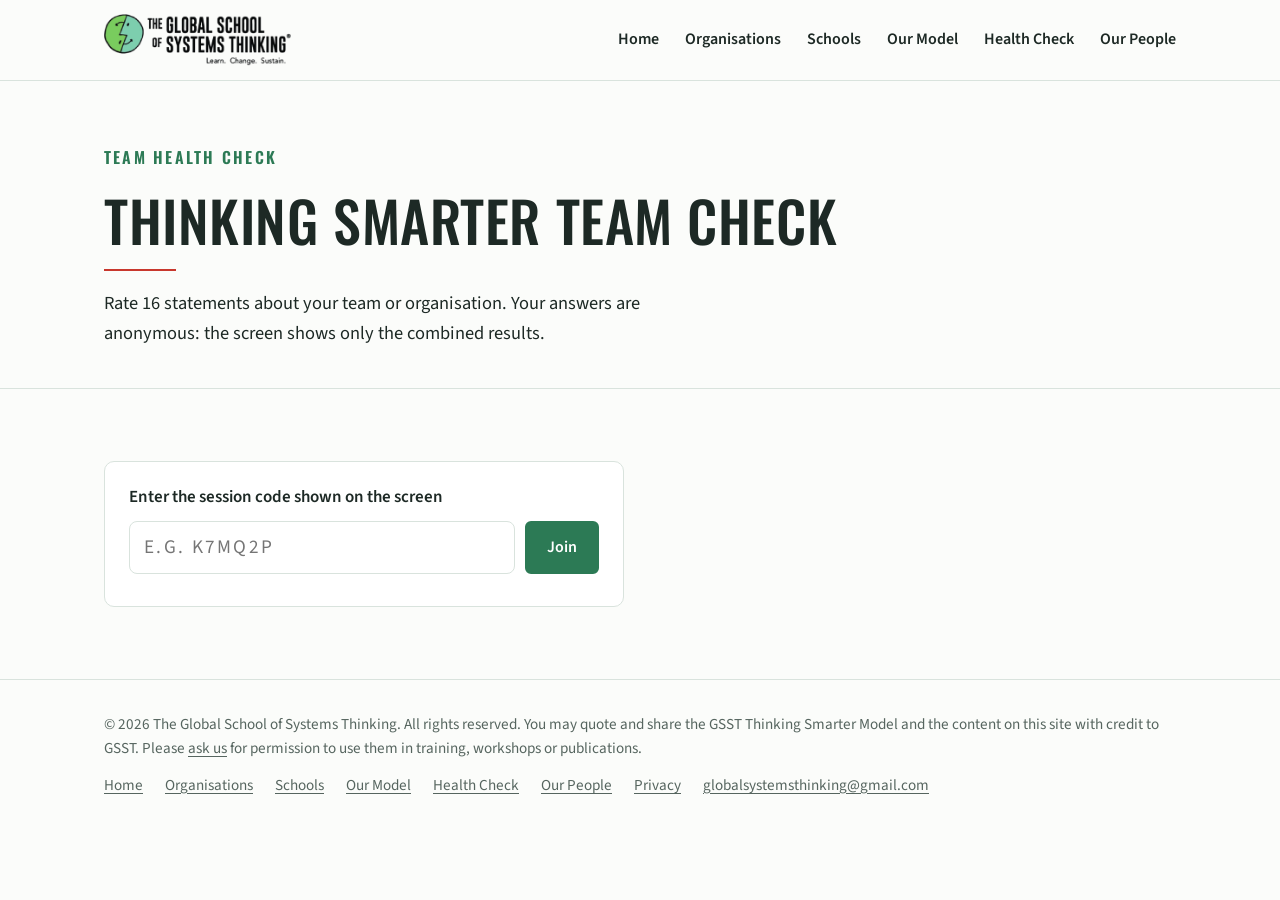
<file: team.html>
<!DOCTYPE html>
<html lang="en-SG">
<head>
<meta charset="utf-8">
<meta name="viewport" content="width=device-width, initial-scale=1">
<title>Team Health Check | GSST</title>
<meta name="description" content="Join a live, anonymous Team Health Check session.">
<link rel="canonical" href="https://globalsystemsthinking.org/team.html">
<meta property="og:type" content="website">
<meta property="og:site_name" content="The Global School of Systems Thinking">
<meta property="og:url" content="https://globalsystemsthinking.org/team.html">
<meta property="og:title" content="Team Health Check | GSST">
<meta property="og:description" content="Join a live, anonymous Team Health Check session.">
<meta property="og:image" content="https://globalsystemsthinking.org/assets/share/og-team.jpg">
<meta property="og:image:width" content="1200">
<meta property="og:image:height" content="630">
<meta name="twitter:card" content="summary_large_image">
<meta name="twitter:title" content="Team Health Check | GSST">
<meta name="twitter:description" content="Join a live, anonymous Team Health Check session.">
<meta name="twitter:image" content="https://globalsystemsthinking.org/assets/share/og-team.jpg">
<link rel="icon" type="image/png" href="assets/favicon.png">
<link rel="stylesheet" href="styles.css?v=20261127d">
<meta name="robots" content="noindex">
<script src="team.js?v=20261124b" defer></script>
<script src="share.js?v=20261124a" defer></script>
</head>
<body id="top">
<header class="site-header">
  <div class="wrap">
    <a class="brand" href="index.html"><img src="assets/logo.png" alt="The Global School of Systems Thinking" width="863" height="240"></a>
    <nav class="nav" aria-label="Main">
      <a href="index.html">Home</a>
      <a href="organisations.html">Organisations</a>
      <a href="schools.html">Schools</a>
      <a href="model.html">Our Model</a>
      <a href="health-check.html">Health Check</a>
      <a href="people.html">Our People</a>
    </nav>
  </div>
</header>
<main>
<section class="page-intro">
  <div class="wrap stack">
    <span class="eyebrow" id="tm-code-badge">Team Health Check</span>
    <h1>Thinking Smarter Team Check</h1>
    <hr class="rule">
    <p class="lead">Rate 16 statements about your team or organisation. Your answers are anonymous: the screen shows only the combined results.</p>
  </div>
</section>

<section id="tm-join" hidden>
  <div class="wrap">
    <form id="tm-join-form" class="join-card">
      <label for="tm-code"><strong>Enter the session code shown on the screen</strong></label>
      <div class="join-row">
        <input id="tm-code" type="text" inputmode="text" autocapitalize="characters" autocomplete="off" maxlength="8" placeholder="e.g. K7MQ2P">
        <button type="submit" class="btn btn-primary">Join</button>
      </div>
      <p id="tm-join-msg" class="muted small" aria-live="polite"></p>
    </form>
  </div>
</section>

<section id="tm-form-wrap" hidden style="padding-top:28px">
  <div class="wrap">
    <form id="tm-form" novalidate>
      <p class="scale-key"><span>1 = strongly disagree</span><span>5 = strongly agree</span></p>
      <div id="tm-statements" class="hc-list"></div>
      <div class="hc-part" style="margin-top:36px">
        <div class="hc-part-head">
          <span class="eyebrow">Optional</span>
          <h2>What keeps coming back?</h2>
          <p>What is one problem that keeps coming back in your team? Your answer is shown anonymously on the screen. Please don't include names.</p>
        </div>
        <label class="visually-hidden" for="tm-recurring">One problem that keeps coming back</label>
        <textarea id="tm-recurring" rows="3" maxlength="140" placeholder="For example: handovers between teams slip at every year-end."></textarea>
      </div>
      <div class="hc-submit">
        <p id="tm-progress" class="hc-progress" aria-live="polite">0 of 16 answered</p>
        <button type="submit" class="btn btn-primary" id="tm-send">Send my answers</button>
      </div>
    </form>
  </div>
</section>

<section id="tm-thanks" hidden>
  <div class="wrap stack">
    <h2>Thank you. Your answers are in.</h2>
    <p class="lead">Look up at the screen to see your team's combined results.</p>
    <div class="card" id="tm-mine" style="max-width:640px"></div>
    <p><a href="health-check.html">Take the full individual Health Check</a></p>
  </div>
</section>

</main>
<footer class="site-footer">
  <div class="wrap">
    <span>&copy; 2026 The Global School of Systems Thinking. All rights reserved. You may quote and share the GSST Thinking Smarter Model and the content on this site with credit to GSST. Please <a href="mailto:globalsystemsthinking@gmail.com">ask us</a> for permission to use them in training, workshops or publications.</span>
    <nav aria-label="Footer">
      <a href="index.html">Home</a>
      <a href="organisations.html">Organisations</a>
      <a href="schools.html">Schools</a>
      <a href="model.html">Our Model</a>
      <a href="health-check.html">Health Check</a>
      <a href="people.html">Our People</a>
      <a href="privacy.html">Privacy</a>
      <a href="mailto:globalsystemsthinking@gmail.com">globalsystemsthinking@gmail.com</a>
    </nav>
  </div>
</footer>
</body>
</html>
</file>
<file: styles.css>
/* Fonts served from this site (Oswald and Source Sans 3, SIL Open Font License) */
@font-face { font-family: 'Oswald'; font-style: normal; font-weight: 500; font-display: swap; src: url(fonts/oswald-latin-ext-500-normal.woff2) format('woff2'); unicode-range: U+0100-02BA,U+02BD-02C5,U+02C7-02CC,U+02CE-02D7,U+02DD-02FF,U+0304,U+0308,U+0329,U+1D00-1DBF,U+1E00-1E9F,U+1EF2-1EFF,U+2020,U+20A0-20AB,U+20AD-20C0,U+2113,U+2C60-2C7F,U+A720-A7FF; }
@font-face { font-family: 'Oswald'; font-style: normal; font-weight: 500; font-display: swap; src: url(fonts/oswald-latin-500-normal.woff2) format('woff2'); unicode-range: U+0000-00FF,U+0131,U+0152-0153,U+02BB-02BC,U+02C6,U+02DA,U+02DC,U+0304,U+0308,U+0329,U+2000-206F,U+20AC,U+2122,U+2191,U+2193,U+2212,U+2215,U+FEFF,U+FFFD; }
@font-face { font-family: 'Oswald'; font-style: normal; font-weight: 600; font-display: swap; src: url(fonts/oswald-latin-ext-600-normal.woff2) format('woff2'); unicode-range: U+0100-02BA,U+02BD-02C5,U+02C7-02CC,U+02CE-02D7,U+02DD-02FF,U+0304,U+0308,U+0329,U+1D00-1DBF,U+1E00-1E9F,U+1EF2-1EFF,U+2020,U+20A0-20AB,U+20AD-20C0,U+2113,U+2C60-2C7F,U+A720-A7FF; }
@font-face { font-family: 'Oswald'; font-style: normal; font-weight: 600; font-display: swap; src: url(fonts/oswald-latin-600-normal.woff2) format('woff2'); unicode-range: U+0000-00FF,U+0131,U+0152-0153,U+02BB-02BC,U+02C6,U+02DA,U+02DC,U+0304,U+0308,U+0329,U+2000-206F,U+20AC,U+2122,U+2191,U+2193,U+2212,U+2215,U+FEFF,U+FFFD; }
@font-face { font-family: 'Source Sans 3'; font-style: normal; font-weight: 400; font-display: swap; src: url(fonts/source-sans-3-latin-ext-400-normal.woff2) format('woff2'); unicode-range: U+0100-02BA,U+02BD-02C5,U+02C7-02CC,U+02CE-02D7,U+02DD-02FF,U+0304,U+0308,U+0329,U+1D00-1DBF,U+1E00-1E9F,U+1EF2-1EFF,U+2020,U+20A0-20AB,U+20AD-20C4,U+2113,U+2C60-2C7F,U+A720-A7FF; }
@font-face { font-family: 'Source Sans 3'; font-style: normal; font-weight: 400; font-display: swap; src: url(fonts/source-sans-3-latin-400-normal.woff2) format('woff2'); unicode-range: U+0000-00FF,U+0131,U+0152-0153,U+02BB-02BC,U+02C6,U+02DA,U+02DC,U+0304,U+0308,U+0329,U+2000-206F,U+20AC,U+2122,U+2191,U+2193,U+2212,U+2215,U+FEFF,U+FFFD; }
@font-face { font-family: 'Source Sans 3'; font-style: italic; font-weight: 400; font-display: swap; src: url(fonts/source-sans-3-latin-ext-400-italic.woff2) format('woff2'); unicode-range: U+0100-02BA,U+02BD-02C5,U+02C7-02CC,U+02CE-02D7,U+02DD-02FF,U+0304,U+0308,U+0329,U+1D00-1DBF,U+1E00-1E9F,U+1EF2-1EFF,U+2020,U+20A0-20AB,U+20AD-20C4,U+2113,U+2C60-2C7F,U+A720-A7FF; }
@font-face { font-family: 'Source Sans 3'; font-style: italic; font-weight: 400; font-display: swap; src: url(fonts/source-sans-3-latin-400-italic.woff2) format('woff2'); unicode-range: U+0000-00FF,U+0131,U+0152-0153,U+02BB-02BC,U+02C6,U+02DA,U+02DC,U+0304,U+0308,U+0329,U+2000-206F,U+20AC,U+2122,U+2191,U+2193,U+2212,U+2215,U+FEFF,U+FFFD; }
@font-face { font-family: 'Source Sans 3'; font-style: normal; font-weight: 600; font-display: swap; src: url(fonts/source-sans-3-latin-ext-600-normal.woff2) format('woff2'); unicode-range: U+0100-02BA,U+02BD-02C5,U+02C7-02CC,U+02CE-02D7,U+02DD-02FF,U+0304,U+0308,U+0329,U+1D00-1DBF,U+1E00-1E9F,U+1EF2-1EFF,U+2020,U+20A0-20AB,U+20AD-20C4,U+2113,U+2C60-2C7F,U+A720-A7FF; }
@font-face { font-family: 'Source Sans 3'; font-style: normal; font-weight: 600; font-display: swap; src: url(fonts/source-sans-3-latin-600-normal.woff2) format('woff2'); unicode-range: U+0000-00FF,U+0131,U+0152-0153,U+02BB-02BC,U+02C6,U+02DA,U+02DC,U+0304,U+0308,U+0329,U+2000-206F,U+20AC,U+2122,U+2191,U+2193,U+2212,U+2215,U+FEFF,U+FFFD; }
@font-face { font-family: 'Source Sans 3'; font-style: italic; font-weight: 600; font-display: swap; src: url(fonts/source-sans-3-latin-ext-600-italic.woff2) format('woff2'); unicode-range: U+0100-02BA,U+02BD-02C5,U+02C7-02CC,U+02CE-02D7,U+02DD-02FF,U+0304,U+0308,U+0329,U+1D00-1DBF,U+1E00-1E9F,U+1EF2-1EFF,U+2020,U+20A0-20AB,U+20AD-20C4,U+2113,U+2C60-2C7F,U+A720-A7FF; }
@font-face { font-family: 'Source Sans 3'; font-style: italic; font-weight: 600; font-display: swap; src: url(fonts/source-sans-3-latin-600-italic.woff2) format('woff2'); unicode-range: U+0000-00FF,U+0131,U+0152-0153,U+02BB-02BC,U+02C6,U+02DA,U+02DC,U+0304,U+0308,U+0329,U+2000-206F,U+20AC,U+2122,U+2191,U+2193,U+2212,U+2215,U+FEFF,U+FFFD; }

/* GSST site. Layout idea: calm white pages, one green accent, condensed display type echoing the book cover, content in a 1120px column. */
:root {
  --paper: #fbfcfa;
  --ink: #1d2925;
  --muted: #56655f;
  --green: #2c7a55;
  --green-deep: #1f5c40;
  --tint: #eaf4ee;
  --line: #d9e3dd;
  --rule: #c8372d;
  --display: "Oswald", "Arial Narrow", "Helvetica Neue", Arial, sans-serif;
  --body: "Source Sans 3", "Segoe UI", "Helvetica Neue", Arial, sans-serif;
  --max: 1120px;
  color-scheme: light;
}

*, *::before, *::after { box-sizing: border-box; }
[hidden] { display: none !important; }
html { -webkit-text-size-adjust: 100%; scroll-behavior: smooth; }
@media (prefers-reduced-motion: reduce) { html { scroll-behavior: auto; } }
body {
  margin: 0;
  background: var(--paper);
  color: var(--ink);
  font-family: var(--body);
  font-size: 1.0625rem;
  line-height: 1.6;
}
img, video { max-width: 100%; height: auto; display: block; }
a { color: var(--green); text-underline-offset: 3px; }
a:hover { color: var(--green-deep); }
:focus-visible { outline: 3px solid var(--green); outline-offset: 3px; border-radius: 4px; }

h1, h2, h3 {
  font-family: var(--display);
  font-weight: 500;
  line-height: 1.12;
  letter-spacing: 0.01em;
  text-transform: uppercase;
  text-wrap: balance;
  margin: 0;
}
h1 { font-size: clamp(2.3rem, 4.6vw, 3.5rem); }
h2 { font-size: clamp(2rem, 3.6vw, 2.75rem); }
h3 { font-size: 1.6rem; }
p { margin: 0; max-width: 65ch; }

.wrap { max-width: var(--max); margin: 0 auto; padding: 0 24px; }
.stack { display: grid; gap: 18px; }
.eyebrow {
  font-family: var(--display);
  font-size: 1rem;
  font-weight: 600;
  letter-spacing: 0.14em;
  text-transform: uppercase;
  color: var(--green);
}
.rule { width: 72px; height: 2px; background: var(--rule); border: 0; margin: 0; }
.lead { font-size: 1.2rem; color: var(--muted); }

/* header */
.site-header { border-bottom: 1px solid var(--line); background: var(--paper); }
.site-header .wrap { display: flex; align-items: center; justify-content: space-between; gap: 16px 32px; flex-wrap: wrap; padding-top: 14px; padding-bottom: 14px; }
.brand img { height: 52px; width: auto; }
.nav { display: flex; align-items: center; gap: 6px 26px; flex-wrap: wrap; }
.nav a { color: var(--ink); text-decoration: none; font-weight: 600; font-size: 1rem; }
.nav a:hover, .nav a[aria-current="page"] { color: var(--green); }
.nav a[aria-current="page"] { box-shadow: inset 0 -2px 0 var(--green); }

/* buttons */
.actions { display: flex; flex-wrap: wrap; gap: 12px; }
.btn {
  display: inline-block;
  padding: 11px 20px;
  border-radius: 6px;
  font-weight: 600;
  font-size: 1rem;
  text-decoration: none;
  border: 2px solid var(--green);
  line-height: 1.2;
}
.btn-primary { background: var(--green); color: #fff; }
.btn-primary:hover { background: var(--green-deep); border-color: var(--green-deep); color: #fff; }
.btn-ghost { background: transparent; color: var(--green); }
.btn-ghost:hover { background: var(--tint); }
.nav .btn { padding: 8px 16px; color: #fff; }

/* sections */
section { padding: 72px 0; }
.band { background: var(--tint); }
.section-head { display: grid; gap: 14px; margin-bottom: 36px; }

/* hero */
.hero { padding: 64px 0 56px; }
.hero .wrap { display: grid; grid-template-columns: 1.05fr 0.95fr; gap: 48px; align-items: center; }
.hero-art { border-radius: 10px; border: 1px solid var(--line); background: #fff; padding: 10px; }

/* page intro (inner pages) */
.page-intro { padding: 64px 0 40px; border-bottom: 1px solid var(--line); }

/* video */
.video-grid { display: grid; grid-template-columns: 1.35fr 1fr; gap: 40px; align-items: center; }
.video-frame { border-radius: 10px; overflow: hidden; background: #000; box-shadow: 0 10px 30px rgba(29, 41, 37, 0.14); }
.video-frame video { width: 100%; aspect-ratio: 16 / 9; }

/* service tiles */
.tiles { display: grid; grid-template-columns: repeat(2, minmax(0, 1fr)); gap: 22px; }
.tile {
  display: grid;
  gap: 12px;
  align-content: start;
  padding: 28px 28px 26px;
  background: #fff;
  border: 1px solid var(--line);
  border-top: 3px solid var(--green);
  border-radius: 8px;
  color: var(--ink);
  text-decoration: none;
}
.tile h3 { font-size: 1.45rem; }
.tile p { color: var(--ink); }

/* about */
.pillars { display: grid; grid-template-columns: repeat(3, minmax(0, 1fr)); gap: 20px; margin-top: 32px; }
.pillar { padding: 22px; border-left: 3px solid var(--green); background: #fff; border-radius: 0 8px 8px 0; }
.pillar .eyebrow { margin-bottom: 6px; }

/* founder */
.founder { display: grid; grid-template-columns: 1.2fr 1fr; gap: 48px; align-items: start; }
blockquote {
  margin: 0;
  padding: 26px 28px;
  background: #fff;
  border: 1px solid var(--line);
  border-radius: 8px;
  font-size: 1.15rem;
  color: var(--ink);
}
blockquote footer { margin-top: 12px; font-size: 0.95rem; color: var(--muted); }

/* publications */
.book-lead { display: grid; grid-template-columns: 220px 1fr; gap: 36px; align-items: start; }
.book-lead img { border: 1px solid var(--line); border-radius: 4px; box-shadow: 0 8px 24px rgba(29, 41, 37, 0.12); }
.book-list { display: grid; grid-template-columns: repeat(2, minmax(0, 1fr)); gap: 20px; margin-top: 40px; }
.book { padding: 20px 22px; background: #fff; border: 1px solid var(--line); border-radius: 8px; display: grid; gap: 6px; align-content: start; }
.book .meta { color: var(--muted); font-size: 0.95rem; }
.book em { font-style: normal; font-weight: 600; }

/* services page */
.service { display: grid; grid-template-columns: 280px 1fr; gap: 40px; padding: 40px 0; border-bottom: 1px solid var(--line); scroll-margin-top: 24px; }
.service:last-of-type { border-bottom: 0; }
.service h2 { font-size: 2rem; }
.service .stack p { max-width: 62ch; }

/* call to action */
.cta { background: var(--green-deep); color: #fff; border-radius: 12px; padding: 44px 44px; display: grid; grid-template-columns: 1fr auto; gap: 24px 40px; align-items: center; }
.cta h2 { color: #fff; }
.cta p { color: #dbeee3; }
.cta .btn-primary { background: #fff; color: var(--green-deep); border-color: #fff; }
.cta .btn-primary:hover { background: var(--tint); }
.cta .address { color: #fff; font-weight: 600; }

/* footer */
.site-footer { border-top: 1px solid var(--line); padding: 32px 0 40px; color: var(--muted); font-size: 0.95rem; }
.site-footer .wrap { display: flex; flex-wrap: wrap; gap: 12px 28px; justify-content: space-between; align-items: center; }
.site-footer nav { display: flex; flex-wrap: wrap; gap: 8px 22px; }
.site-footer a { color: var(--muted); }

@media (max-width: 960px) {
  .tiles { grid-template-columns: 1fr; }
  .hero .wrap, .video-grid, .founder { grid-template-columns: 1fr; gap: 32px; }
  .book-list, .pillars { grid-template-columns: 1fr; }
  .service { grid-template-columns: 1fr; gap: 14px; }
  .cta { grid-template-columns: 1fr; }
}
@media (max-width: 560px) {
  section { padding: 52px 0; }
  .wrap { padding: 0 18px; }
  .tiles { grid-template-columns: 1fr; }
  .book-lead { grid-template-columns: 1fr; }
  .book-lead img { max-width: 200px; }
  .brand img { height: 42px; }
  .cta { padding: 32px 24px; }
}

/* home: health check invitation */
.invite { display: grid; grid-template-columns: 1fr auto; gap: 24px 40px; align-items: center; padding: 36px 40px; border: 1px solid var(--line); border-left: 4px solid var(--green); border-radius: 10px; background: #fff; }
#health-check-invite { padding: 56px 0; }

/* health check form */
.visually-hidden { position: absolute; width: 1px; height: 1px; overflow: hidden; clip: rect(0 0 0 0); white-space: nowrap; }
.privacy { color: var(--muted); font-size: 0.98rem; }
.hc-form { padding-top: 32px; }
.hc-part { margin-bottom: 56px; }
.hc-part-head { display: grid; gap: 10px; margin-bottom: 22px; }
.scale-key { display: flex; justify-content: flex-end; gap: 24px; color: var(--muted); font-size: 0.9rem; max-width: none; margin-bottom: 10px; }
.hc-area { border: 0; margin: 0 0 26px; padding: 0; }
.hc-area legend { font-family: var(--display); font-weight: 500; text-transform: uppercase; letter-spacing: 0.04em; color: var(--green); font-size: 1.15rem; padding: 0 0 8px; }
.hc-row { display: grid; grid-template-columns: 1fr auto; gap: 12px 28px; align-items: center; padding: 14px 16px; border-top: 1px solid var(--line); border-radius: 6px; }
.hc-row.missing { background: #fdf0ee; box-shadow: inset 3px 0 0 var(--rule); }
.hc-q { max-width: 60ch; display: flex; gap: 4px; }
.hc-num { flex: none; min-width: 2em; color: var(--muted); font-variant-numeric: tabular-nums; }
.scale { display: flex; gap: 6px; }
.scale input { position: absolute; opacity: 0; width: 1px; height: 1px; }
.scale label { display: grid; place-items: center; width: 42px; height: 42px; border: 1.5px solid var(--line); border-radius: 50%; background: #fff; cursor: pointer; font-weight: 600; color: var(--muted); font-variant-numeric: tabular-nums; }
.scale label:hover { border-color: var(--green); color: var(--green); }
.scale input:checked + label { background: var(--green); border-color: var(--green); color: #fff; }
.scale input:focus-visible + label { outline: 3px solid var(--green); outline-offset: 2px; }
.hc-tools { display: grid; grid-template-columns: repeat(2, minmax(0, 1fr)); gap: 14px; }
.hc-tool { display: grid; gap: 12px; padding: 16px 18px; background: #fff; border: 1px solid var(--line); border-radius: 8px; }
.hc-tool-check { display: flex; gap: 12px; align-items: flex-start; }
.hc-tool-check input { width: 20px; height: 20px; margin-top: 3px; accent-color: var(--green); flex: none; }
.hc-tool-check label { display: grid; cursor: pointer; }
.hc-tool-check label span { color: var(--muted); font-size: 0.95rem; }
.hc-tool-rate { display: flex; align-items: center; gap: 12px; flex-wrap: wrap; padding-left: 32px; }
.hc-tool-rate[hidden], .hc-tool-other[hidden] { display: none; }
.hc-tool-other { display: grid; gap: 6px; padding-left: 32px; }
.hc-tool-other input { font: inherit; padding: 8px 12px; border: 1.5px solid var(--line); border-radius: 6px; max-width: 100%; }
.hc-tool-other input:focus { border-color: var(--green); outline: none; }
.hc-list .hc-row:first-child { border-top: 0; }
.hc-rate-label { color: var(--muted); font-size: 0.95rem; }
.hc-tool-rate .scale label { width: 36px; height: 36px; }
textarea { width: 100%; max-width: 760px; font: inherit; padding: 12px 14px; border: 1.5px solid var(--line); border-radius: 8px; background: #fff; color: var(--ink); }
textarea:focus { border-color: var(--green); outline: none; }
.hc-submit { display: flex; align-items: center; gap: 20px; flex-wrap: wrap; padding: 24px 0 8px; border-top: 1px solid var(--line); }
.hc-progress { color: var(--muted); font-variant-numeric: tabular-nums; }

/* health check dashboard */
.hc-results { padding-top: 48px; }
.hc-dash { display: grid; gap: 24px; }
.dash-head { display: grid; gap: 10px; }
.overall { font-size: 1.15rem; }
.overall strong { font-family: var(--display); font-size: 2.6rem; color: var(--green); font-weight: 500; margin-right: 6px; font-variant-numeric: tabular-nums; }
.dash-grid { display: grid; grid-template-columns: repeat(2, minmax(0, 1fr)); gap: 24px; }
.card { background: #fff; border: 1px solid var(--line); border-radius: 10px; padding: 24px 26px; display: grid; gap: 14px; align-content: start; }
.card h3 { font-size: 1.3rem; }
.bar-row { display: grid; grid-template-columns: 1fr 3.2em; gap: 6px 12px; align-items: center; }
.bar-label { grid-column: 1 / -1; display: flex; gap: 10px; align-items: center; font-weight: 600; }
.bar-track { height: 12px; border-radius: 6px; background: var(--tint); overflow: hidden; }
.bar-fill { height: 100%; background: var(--green); border-radius: 6px; }
.bar-fill.low { background: var(--rule); }
.bar-value { font-variant-numeric: tabular-nums; font-weight: 600; text-align: right; }
.bar-prev { grid-column: 1 / -1; }
.delta { color: var(--muted); font-size: 0.9rem; }
.tag { font-size: 0.75rem; font-weight: 600; letter-spacing: 0.06em; text-transform: uppercase; padding: 2px 8px; border-radius: 999px; }
.tag-low { background: #fbe9e7; color: #a12c23; }
.tag-high { background: var(--tint); color: var(--green-deep); }
.tool-list { list-style: none; margin: 0; padding: 0; display: grid; gap: 10px; }
.tool-list li { display: flex; justify-content: space-between; gap: 16px; align-items: center; }
.dots { display: inline-flex; gap: 4px; flex: none; }
.dot { width: 10px; height: 10px; border-radius: 50%; background: var(--line); }
.dot.on { background: var(--green); }
.notes { margin: 0; padding: 14px 16px 14px 32px; background: #fdf6e9; border-radius: 8px; display: grid; gap: 8px; }
.tips { margin: 0; padding-left: 22px; display: grid; gap: 8px; }
.quote { font-size: 1.15rem; font-style: italic; }
.muted { color: var(--muted); }
.small { font-size: 0.92rem; }
.next { border-color: var(--green); }
.dash-foot { padding-top: 8px; }
button.btn { cursor: pointer; font-family: inherit; }

@media (max-width: 960px) {
  .invite { grid-template-columns: 1fr; padding: 28px 24px; }
  .dash-grid, .hc-tools { grid-template-columns: 1fr; }
}
@media (max-width: 640px) {
  .hc-row { grid-template-columns: 1fr; padding: 14px 6px; }
  .scale label { width: 44px; height: 44px; }
  .scale-key { justify-content: space-between; }
}
@media print {
  .site-header, .site-footer, .no-print, .actions { display: none !important; }
  body { background: #fff; }
  .card { break-inside: avoid; }
}

/* health check: profile, sharing, comparison, privacy page */
.hc-profile { display: grid; grid-template-columns: repeat(3, minmax(0, 1fr)); gap: 16px; }
.field { display: grid; gap: 6px; }
.field label { font-weight: 600; }
select { font: inherit; padding: 10px 12px; border: 1.5px solid var(--line); border-radius: 8px; background: #fff; color: var(--ink); }
select:focus { border-color: var(--green); outline: none; }
.hc-share { display: flex; gap: 12px; align-items: flex-start; padding: 18px 20px; margin-bottom: 8px; background: var(--tint); border-radius: 8px; max-width: 820px; }
.hc-share input { width: 20px; height: 20px; margin-top: 3px; accent-color: var(--green); flex: none; }
.hc-share label { display: grid; gap: 4px; cursor: pointer; }
.hc-share label span { color: var(--muted); font-size: 0.95rem; }
.cmp-list { list-style: none; margin: 0; padding: 0; display: grid; gap: 10px; }
.cmp-list li { display: flex; justify-content: space-between; gap: 16px; flex-wrap: wrap; }
.cmp { font-variant-numeric: tabular-nums; }
.cmp em { color: var(--muted); font-style: normal; }
.prose { gap: 14px; }
.prose h2 { font-size: 1.6rem; margin-top: 18px; }
@media (max-width: 760px) { .hc-profile { grid-template-columns: 1fr; } }

/* founder credentials */
.creds { margin: 0; padding: 24px 26px; background: #fff; border: 1px solid var(--line); border-radius: 8px; display: grid; gap: 18px; }
.creds dt { margin-bottom: 6px; }
.creds dd { margin: 0 0 6px; padding-left: 14px; position: relative; }
.creds dd::before { content: ""; position: absolute; left: 0; top: 0.7em; width: 6px; height: 6px; border-radius: 50%; background: var(--green); }

/* team check: join form, facilitator screen */
.join-card { display: grid; gap: 10px; max-width: 520px; padding: 22px 24px; background: #fff; border: 1px solid var(--line); border-radius: 10px; }
.join-row { display: flex; gap: 10px; flex-wrap: wrap; }
.join-row input { flex: 1 1 180px; font: inherit; font-size: 1.2rem; letter-spacing: 0.12em; text-transform: uppercase; padding: 10px 14px; border: 1.5px solid var(--line); border-radius: 8px; }
.join-row input:focus { border-color: var(--green); outline: none; }
.ss-join { display: grid; grid-template-columns: auto 1fr; gap: 56px; align-items: center; padding: 48px 0 64px; }
.ss-qr-card { background: #fff; border: 1px solid var(--line); border-radius: 12px; padding: 24px; display: grid; gap: 12px; justify-items: center; }
.ss-qr-card img, .ss-qr-card canvas { display: block; }
.ss-url { font-size: 0.95rem; color: var(--muted); word-break: break-all; max-width: 260px; text-align: center; }
.ss-code { font-size: clamp(3.5rem, 9vw, 6.5rem); letter-spacing: 0.12em; color: var(--green); }
.ss-count { font-size: 1.4rem; }
.ss-count strong { font-family: var(--display); font-size: 3rem; color: var(--green); font-weight: 500; margin-right: 6px; font-variant-numeric: tabular-nums; }
.ss-head { display: flex; flex-wrap: wrap; gap: 12px 28px; align-items: baseline; justify-content: space-between; padding: 32px 0 24px; }
.ss-count-inline { color: var(--muted); }
.ss-items { margin: 0; padding-left: 20px; display: grid; gap: 14px; }
.ss-items p { margin-bottom: 6px; }
.item-meta { display: flex; gap: 14px; align-items: flex-end; }
.dist { display: flex; gap: 4px; align-items: flex-end; height: 44px; }
.dcol { display: grid; grid-template-rows: 1fr auto; justify-items: center; width: 20px; height: 100%; }
.dbar { width: 14px; background: var(--green); border-radius: 3px 3px 0 0; align-self: end; min-height: 2px; }
.dcol span { font-size: 0.75rem; color: var(--muted); }
.ss-recurring { list-style: none; margin: 0; padding: 0; display: grid; grid-template-columns: repeat(auto-fill, minmax(240px, 1fr)); gap: 12px; }
.ss-recurring li { background: var(--tint); border-radius: 8px; padding: 12px 14px; }
body.presenting .site-header, body.presenting .site-footer { display: none; }
body.presenting { font-size: 1.15rem; }
@media (max-width: 760px) { .ss-join { grid-template-columns: 1fr; gap: 28px; justify-items: start; } }

/* team session guide */
.steps { list-style: none; margin: 8px 0 4px; padding: 0; display: grid; grid-template-columns: repeat(3, minmax(0, 1fr)); gap: 16px; }
.steps li { display: flex; gap: 14px; align-items: flex-start; background: #fff; border: 1px solid var(--line); border-radius: 10px; padding: 18px; }
.step-n { flex: none; display: grid; place-items: center; width: 36px; height: 36px; border-radius: 50%; background: var(--green); color: #fff; font-family: var(--display); font-size: 1.2rem; }
.steps h3 { font-size: 1.25rem; margin-bottom: 4px; }
.steps p { color: var(--muted); font-size: 0.98rem; }
.prompts { margin: 0 0 12px; padding-left: 22px; display: grid; gap: 10px; }
#ss-copy-msg { white-space: pre-line; }
@media (max-width: 860px) { .steps { grid-template-columns: 1fr; } }
@media print { body.presenting .ss-head .actions { display: none; } }

/* schools page */
.tiles.four { grid-template-columns: repeat(4, minmax(0, 1fr)); }
.tiles.three { grid-template-columns: repeat(3, minmax(0, 1fr)); }
.schools-link { margin-top: 28px; max-width: none; font-size: 1.05rem; }
@media (max-width: 960px) { .tiles.four, .tiles.three { grid-template-columns: 1fr; } }

/* Health Check: "I" next to "we" */
#hc-self-card { margin-top: 24px; }
.gap-row { display: grid; grid-template-columns: 11em 1fr; gap: 4px 18px; align-items: center; padding: 12px 0; border-top: 1px solid var(--line); }
.gap-name { font-weight: 600; }
.gap-bars { display: grid; gap: 6px; }
.gap-line { display: grid; grid-template-columns: 2.2em 1fr 3.2em; gap: 10px; align-items: center; }
.gap-who { font-size: .85rem; font-weight: 700; color: var(--muted); }
.bar-fill.self { background: var(--green-deep); opacity: .55; }
.gap-note { grid-column: 2; margin: 0; font-size: .95rem; color: var(--muted); }
.gap-action { margin-top: 14px; padding: 14px 16px; background: var(--tint); border-radius: 8px; }
@media (max-width: 640px) { .gap-row { grid-template-columns: 1fr; } .gap-note { grid-column: 1; } }

/* Schools: personal note */
.note-text { max-width: 760px; }
.note-text p { margin: 0 0 14px; }

/* Schools: creators of the book */
.creators { display: grid; grid-template-columns: minmax(0, 1fr) minmax(0, 1.1fr); gap: 40px; align-items: center; margin-top: 48px; }
.creators img { width: 100%; height: auto; border-radius: 8px; background: #fff; }
.creator-list { margin: 0; padding-left: 20px; display: grid; gap: 10px; }
@media (max-width: 820px) { .creators { grid-template-columns: 1fr; } }

/* Team Health Check: why as a team */
.ss-why { margin: 28px 0 8px; }
.ss-why h2 { margin-bottom: 14px; }
.ss-tips { margin-top: 24px; }

.hc-subtitle { margin: -6px 0 0; font-size: 1.25rem; font-weight: 600; color: var(--green-deep); }

/* Schools: student short (vertical video) */
.short-lead { display: grid; grid-template-columns: 300px 1fr; gap: 40px; align-items: center; margin-top: 48px; }
.short-frame video { width: 100%; height: auto; border-radius: 16px; background: #121a26; display: block; }
@media (max-width: 720px) { .short-lead { grid-template-columns: 1fr; } .short-frame { max-width: 300px; margin: 0 auto; } }

/* Schools: three student shorts */
.shorts { margin-top: 56px; }
.shorts-grid { display: grid; grid-template-columns: repeat(3, minmax(0, 1fr)); gap: 28px; margin: 8px 0 18px; }
.short-item { margin: 0; }
.short-item video { width: 100%; height: auto; border-radius: 16px; background: #121a26; display: block; }
.short-item figcaption { margin-top: 10px; display: grid; gap: 4px; }
.short-item figcaption span { color: var(--muted); font-size: 0.95rem; }
@media (max-width: 820px) { .shorts-grid { grid-template-columns: 1fr; max-width: 320px; margin-left: auto; margin-right: auto; } }

/* Home: four habits at work */
.habits-link { margin: 18px 0 40px; font-weight: 600; }

/* Home: four paths under the hero */
.paths .path { display: flex; flex-direction: column; gap: 8px; text-decoration: none; color: inherit; transition: box-shadow .15s, transform .15s; }
.paths .path:hover { box-shadow: 0 6px 18px rgba(29,41,37,.12); transform: translateY(-2px); }
.paths .path p { flex: 1; }
.path-go { font-weight: 600; color: var(--green-deep); }
.paths-intro { max-width: 760px; margin: 0 0 22px; font-size: 1.1rem; }
.pillar-icon { color: var(--green); display: block; width: 52px; height: 52px; margin-bottom: 10px; }
.pillar ul.values { margin: 0; padding-left: 18px; display: grid; gap: 6px; }
.pillar .equation { font-family: var(--display); font-size: 1.25rem; line-height: 1.35; color: var(--green-deep); margin: 0 0 12px; letter-spacing: .02em; }
.pillar .equation { font-size: 1.9rem; margin-bottom: 2px; }
.pillar .equation-key { margin: 0 0 12px; font-size: .95rem; color: var(--muted); }
.pillar .so-def { margin: 14px 0 0; padding-top: 12px; border-top: 1px solid var(--line); font-size: .95rem; }
/* Founder: one column, credentials as part of the bio */
.founder { grid-template-columns: 1fr; }
.founder > .stack { max-width: 880px; }
.founder h2 .role { display: block; font-size: 0.5em; letter-spacing: 0.06em; color: var(--muted, #5b6b66); margin-top: 6px; }
.creds { padding: 0; background: none; border: 0; border-radius: 0; grid-template-columns: 1fr 1fr; gap: 28px; margin-top: 8px; }
@media (max-width: 720px) { .creds { grid-template-columns: 1fr; gap: 18px; } }
/* Hero and intro text: one size, one colour, even spacing */
.hero .stack p, .hero .lead { font-size: 1.15rem; line-height: 1.6; color: var(--ink, inherit); margin: 0; }
.paths-intro { font-size: 1.15rem; line-height: 1.6; }
.hero { padding-bottom: 18px; }
@media (max-width: 900px) { .hero { padding-bottom: 32px; } }
.hero .stack p.lead { color: var(--green-deep); font-weight: 600; }
/* Quick fixes: consistent intro text, key line only on home, invite buttons under text, SO definition below pillars */
.lead { font-size: 1.15rem; line-height: 1.6; color: var(--ink); }
.hero .stack p.lead { color: var(--ink); font-weight: 400; }
.hero .stack p.key { color: var(--green-deep); font-weight: 600; }
.invite { grid-template-columns: 1fr; }
.invite .actions { justify-content: flex-start; }
.so-def { max-width: 860px; margin: 24px 0 0; padding: 18px 22px; border-left: 4px solid var(--green); background: #fff; border-radius: 6px; font-size: 1rem; }
.founder-note { font-size: 1.15rem; line-height: 1.6; font-style: italic; color: var(--green-deep); }
.reflect { padding: 48px 0 0; }
.reflect-q { max-width: 860px; margin: 0; padding: 4px 0 4px 22px; border-left: 4px solid var(--rule); font-size: 1.2rem; line-height: 1.6; }
#health-check-invite .invite { margin-top: 40px; }
.queue { display:grid; grid-template-columns:minmax(0,1fr) minmax(0,1fr); gap:32px; align-items:center; margin-top:12px; }
.queue-loop { width:100%; height:auto; max-width:520px; }
.queue-loop text { font-family: var(--body); }
@media (max-width: 860px) { .queue { grid-template-columns:1fr; } }
.help-box { border-left: 4px solid var(--rule); border-radius: 0 10px 10px 0; }
/* Home rework */
.tiles.three.paths { grid-template-columns: repeat(3, minmax(0,1fr)); }
.paths-more { margin-top: 18px; color: var(--muted); }
.ministeps { list-style: none; padding: 0; margin: 24px 0; display: grid; grid-template-columns: repeat(5, minmax(0,1fr)); gap: 12px; counter-reset: none; }
.ministeps li { background: #fff; border: 1px solid var(--line); border-top: 6px solid var(--c); border-radius: 10px; padding: 16px; display: grid; gap: 4px; }
.ministeps .ms-n { font-family: var(--display); color: var(--muted); font-size: .9rem; }
.ministeps strong { font-family: var(--display); font-weight: 500; text-transform: uppercase; letter-spacing: .03em; font-size: 1.05rem; }
.ministeps li > span:last-child { color: var(--muted); font-size: .95rem; }
.diff { background: var(--tint); border-radius: 12px; padding: 24px 28px; }
.diff h3 { margin: 0 0 8px; }
.diff ul { margin: 0 0 16px; padding-left: 20px; }
.diff li { margin: 6px 0; }
@media (max-width: 960px) { .ministeps { grid-template-columns: 1fr 1fr; } .tiles.three.paths { grid-template-columns: 1fr; } }
@media (max-width: 560px) { .ministeps { grid-template-columns: 1fr; } }
/* Find your way: site map */
.sitemap { position: relative; display: grid; grid-template-columns: repeat(3, minmax(0,1fr)); grid-template-rows: auto 150px auto; gap: 0 22px; margin-top: 12px; }
.mm-lines { position: absolute; inset: 0; width: 100%; height: 100%; z-index: 0; }
.mm-lines line { stroke: #c5d2cb; stroke-width: .35; vector-effect: non-scaling-stroke; stroke-width: 2; }
.mm-b { position: relative; z-index: 1; background: #fff; border: 1px solid var(--line); border-top: 6px solid var(--c); border-radius: 10px; padding: 16px 18px; }
.mm-b h3 { font-size: 1.05rem; margin: 0 0 8px; }
.mm-b ul { list-style: none; margin: 0; padding: 0; display: grid; gap: 10px; }
.mm-b a { font-weight: 600; color: var(--green-deep); }
.mm-b .d { display: block; font-size: .9rem; color: var(--muted); }
.mm-b .free { font-size: .72rem; text-transform: uppercase; letter-spacing: .06em; background: var(--tint); color: var(--green-deep); border-radius: 10px; padding: 1px 7px; margin-left: 6px; }
.mm-c { position: relative; z-index: 1; grid-column: 2; grid-row: 2; align-self: center; justify-self: center; background: var(--green-deep); color: #fff; border-radius: 999px; padding: 18px 26px; text-align: center; font-family: var(--display); text-transform: uppercase; letter-spacing: .03em; line-height: 1.2; }
.mm-c small { display: block; font-family: var(--body); text-transform: none; letter-spacing: 0; opacity: .85; margin-top: 4px; }
.sitemap > .b1, .sitemap > .b2, .sitemap > .b3 { grid-row: 1; }
.sitemap > .b4, .sitemap > .b5, .sitemap > .b6 { grid-row: 3; }
@media (max-width: 860px) {
  .sitemap { grid-template-columns: 1fr; grid-template-rows: none; gap: 12px; }
  .mm-lines { display: none; }
  .mm-c { grid-column: 1; grid-row: 1; justify-self: stretch; border-radius: 12px; }
  .sitemap > .mm-b { grid-row: auto; }
}

/* Share bar */
.share { display:flex; flex-wrap:wrap; align-items:center; gap:10px 12px; margin-top:28px; padding:18px 22px; border:1px dashed var(--line); border-radius:10px; background:var(--tint); }
.share .share-q { flex:1 1 260px; font-weight:600; color:var(--green-deep); }
.share .share-q small { display:block; font-weight:400; color:var(--muted); font-size:.9rem; }
.share .share-btns { display:flex; flex-wrap:wrap; gap:8px; }
.share .share-btns a, .share .share-btns button { font:inherit; font-size:.95rem; font-weight:600; padding:7px 14px; border-radius:999px; border:1px solid var(--green); background:#fff; color:var(--green-deep); text-decoration:none; cursor:pointer; line-height:1.3; }
.share .share-btns a:hover, .share .share-btns button:hover { background:var(--green); color:#fff; }
.share .share-btns .share-native { background:var(--green); color:#fff; }

/* four student shorts */
.shorts-grid { grid-template-columns: repeat(4, minmax(0, 1fr)); gap: 22px; }
@media (max-width: 1000px) and (min-width: 821px) { .shorts-grid { grid-template-columns: repeat(2, minmax(0, 1fr)); max-width: 640px; } }

/* A world in flux (home) */
.flux-grid { display: grid; grid-template-columns: minmax(0, 5fr) minmax(0, 7fr); gap: 40px; align-items: center; }
.flux-fig { margin: 0; }
.flux-fig canvas { display: block; width: 100%; height: 440px; border-radius: 16px; background: #fff; border: 1px solid var(--line); }
.flux-fig figcaption { margin-top: 10px; font-size: 0.95rem; color: var(--muted); }
@media (max-width: 820px) { .flux-grid { grid-template-columns: 1fr; gap: 24px; } .flux-fig canvas { height: 420px; } }
.flux-stage { position: relative; }
.flux-fig canvas { cursor: pointer; }
.flux-pause { position: absolute; top: 10px; right: 10px; font: inherit; font-size: 0.85rem; font-weight: 600; min-height: 34px; padding: 4px 14px; border-radius: 999px; border: 1px solid var(--line); background: rgba(255,255,255,.92); color: var(--green-deep); cursor: pointer; }
.flux-pause:hover { border-color: var(--green); }
.flux-pause:focus-visible, .flux-fig canvas:focus-visible { outline: 3px solid var(--green); outline-offset: 2px; }
.flux-hint { margin: 10px 0 6px; font-size: 0.95rem; font-weight: 600; color: var(--green-deep); }
.flux-key { list-style: none; margin: 0 0 8px; padding: 0; display: grid; grid-template-columns: repeat(2, minmax(0, 1fr)); gap: 6px 18px; font-size: 0.9rem; color: var(--muted); }
.flux-key li { display: flex; gap: 8px; align-items: flex-start; line-height: 1.35; }
.flux-key svg { flex: none; width: 18px; height: 18px; margin-top: 1px; }
@media (max-width: 520px) { .flux-key { grid-template-columns: 1fr; } }
</file>
